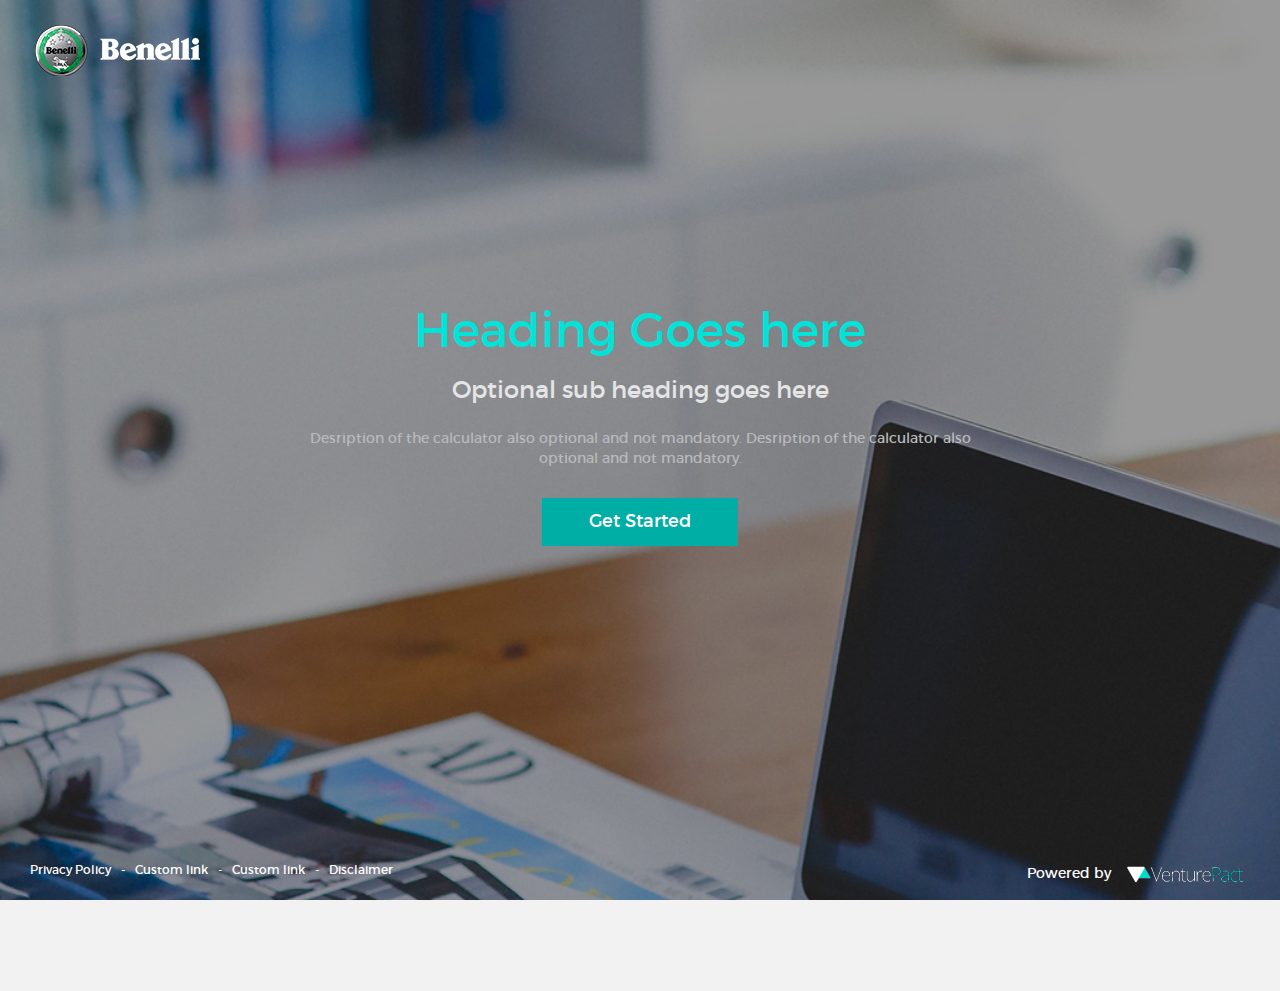
<file: index.html>
<!DOCTYPE html>
<html lang="en">

<head>
    <title>First template</title>
    <!-- Bootstrap core CSS -->
    <link href="css/bootstrap.min.css" rel="stylesheet">
    <link href="https://fonts.googleapis.com/icon?family=Material+Icons" rel="stylesheet">
    <link href="css/font-awesome.css" rel="stylesheet">
    <link href="css/fonts.css" rel="stylesheet">
    <link href="css/bootstrap-datepicker.min.css" rel="stylesheet">
    <link href="css/selectize.default.css" rel="stylesheet">
    <!--<link href="css/bootstrap-slider.min.css" rel="stylesheet">-->
    <link href="css/style.css" rel="stylesheet">
</head>

<body class="template001">
    <section class="main-bg" data-slide="1">
        <header>
            <div class="col-md-12 col-sm-12 col-xs-12">
                <div class="col-md-6 col-sm-6 col-xs-12 logo">
                    <a href="#">
                        <img src="images/logo.png" alt="Company Logo">
                    </a>
                </div>
            </div>
        </header>
        <!-- Header Section End-->
        <section class="main-section ">
            <!-- Content Section-->
            <div class="container">
                <div class="landing-page">
                    <h1 class="main-head">Heading Goes here</h1>
                    <h2 class="sub-head">Optional sub heading goes here</h2>
                    <p class="description">
                        Desription of the calculator also optional and not mandatory. Desription of the calculator also optional and not mandatory.
                    </p>
                    <button class="btn prime-action  next-step ">Get Started</button>
                </div>
                <div class="result-page">
                    <div class="result-head"></div>
                    <div class="result-subhead"></div>
                    <div class="result"></div>
                    <div class="result-description"></div>
                    <div class="result-action"></div>
                </div>
            </div>
            <!-- Content Section end-->
            <!-- Footer Section-->
            <div class="section-footer">
                <div class="col-md-12 col-sm-12 col-xs-12">
                    <div class="col-md-6 col-sm-6 col-xs-12 ">
                        <ul class="footer-nav">
                            <li>
                                <a href="#">Privacy Policy</a>
                            </li>
                            <li><span>-</span></li>
                            <li>
                                <a href="#">Custom link</a>
                            </li>
                            <li><span>-</span></li>
                            <li>
                                <a href="#">Custom link</a>
                            </li>
                            <li><span>-</span></li>
                            <li>
                                <a href="#">Disclaimer</a>
                            </li>
                        </ul>
                    </div>
                    <div class="col-md-6 col-sm-6 col-xs-12">
                        <div class=" powered-by">
                            <span>Powered by</span>
                            <a href="#">
                                <img src="images/vp-logo1.png" alt="Powered By">
                            </a>
                        </div>
                    </div>
                </div>
                <!-- Footer Section end-->
            </div>
        </section>
    </section>
    <div class="question-page">
        <div class=" col-md-8 col-md-offset-2">
            <div class="  col-md-12 slide hide" data-slide="4">
                <div class="question-head">Design</div>
                <div class="question-subhead">Tell us a little bit more about project, so we can find the perfect teams for you!
                </div>
                <div class="question-section">
                    <div class="question-components">
                        <div class="">
                            <div class="section-head">Question with a numeric textbox.</div>
                            <div class="section-desc"></div>
                            <label class="check-icon">
                                <input type="checkbox" value="Value1 " name="checkbox1" id="checklist1">
                                <label for="checklist1"> </label>
                                <div> Android</div>
                            </label>
                            <label class="check-icon checklist-icon">
                                <input type="checkbox" value="Value1 " name="checkbox1" id="checklist2">
                                <label for="checklist2"> </label>
                                <div> Android</div>
                            </label>
                            <label class="check-icon checklist-icon">
                                <input type="checkbox" value="Value1 " name="checkbox1" id="checklist3">
                                <label for="checklist3"> </label>
                                <div> Android</div>
                            </label>
                            <label class="check-icon checklist-icon">
                                <input type="checkbox" value="Value1 " name="checkbox1" id="checklist4">
                                <label for="checklist4"> </label>
                                <div> Android</div>
                            </label>
                        </div>
                    </div>
                </div>
                <div class="col-md-12 text-center">
                    <button class="btn prime-action next-step">Next</button>
                </div>
            </div>
            <div class="col-md-12 slide hide" data-slide="3">
                <div class="question-head">Design</div>
                <div class="question-subhead">Tell us a little bit more about project, so we can find the perfect teams for you!
                </div>
                <div class="question-section">
                    <div class="question-components">
                        <div class="">
                            <div class="section-head">Question with a numeric textbox.</div>
                            <div class="section-desc"></div>
                            <label class="check-icon ic">
                                <input type="checkbox" value="Value1 " name="checkbox1" id="check5">
                                <label for="check5"><i class="material-icons">devices</i> </label>
                                <div>Responsive</div>
                            </label>
                            <label class="check-icon ic">
                                <input type="checkbox" value="Value1 " name="checkbox1" id="check6">
                                <label for="check6"><i class="material-icons">android</i> </label>
                                <div>Android</div>
                            </label>
                            <label class="check-icon ic">
                                <input type="checkbox" value="Value1 " name="checkbox1" id="check7">
                                <label for="check7"> <i class="material-icons">tablet</i> </label>
                                <div>Tablet</div>
                            </label>
                            <label class="check-icon ic">
                                <input type="checkbox" value="Value1 " name="checkbox1" id="check8">
                                <label for="check8"><i class="material-icons">desktop_mac</i> </label>
                                <div>Desktop</div>
                            </label>
                        </div>
                    </div>
                </div>
                <div class="col-md-12 text-center">
                    <button class="btn prime-action next-step">Next</button>
                </div>
            </div>
            <div class="col-md-12 slide hide" data-slide="5">
                <div class="question-head">Design</div>
                <div class="question-subhead">Tell us a little bit more about project, so we can find the perfect teams for you!
                </div>
                <div class="question-section">
                    <div class="question-components">
                        <div class="">
                            <div class="section-head">Question with a numeric textbox.</div>
                            <div class="section-desc"></div>
                            <div class="file-field input-field">
                                <input type="file">
                                <div class="file-path-wrapper">
                                    <input class="file-path validate" type="text" placeholder="File upload"><span class="input-group-addon input-icon"><i class="material-icons">cloud_upload</i></span>
                                </div>
                            </div>
                        </div>
                    </div>
                    <div class="question-components">
                        <div class="">
                            <div class="section-head">Question with a numeric textbox.</div>
                            <div class="section-desc"></div>
                            <span class="range">€ 10 </span>
                            <input id="range-slider1" data-slider-id='ex1Slider' type="text" data-slider-min="0" data-slider-max="20" data-slider-step="1" data-slider-value="14" /><span class="range range-max"> € 1000</span>
                        </div>
                    </div>
                    <div class="question-components">
                        <div class="">
                            <div class="section-head">Question with a numeric textbox.</div>
                            <div class="section-desc"></div>
                            <div class="input-field">
                                <input id="last_name" type="text">
                            </div>
                        </div>
                    </div>
                </div>
                <div class="col-md-12 text-center">
                    <button class="btn prime-action next-step">Next</button>
                </div>
            </div>
            <div class="col-md-12 slide hide" data-slide="2">
                <div class="question-head">Design</div>
                <div class="question-subhead">Tell us a little bit more about project, so we can find the perfect teams for you!
                </div>
                <div class="question-section">
                    <div class="question-components">
                        <div class="">
                            <div class="section-head">Question with a numeric textbox.</div>
                            <div class="section-desc"></div>
                            <div class="date">
                                <input type="text" class=""><span class="input-group-addon input-icon"><i class="material-icons">event</i></span>
                            </div>
                        </div>
                    </div>
                    <div class="question-components">
                        <div class="">
                            <div class="section-head">Question with a numeric textbox.</div>
                            <div class="section-desc"></div>
                            <div class="control-group">
                                <select id="select-beast" class="demo-default" placeholder="Select">
                                    <option value="">Select</option>
                                    <option value="4">Thomas Edison</option>
                                    <option value="1">Nikola</option>
                                    <option value="3">Nikola Tesla</option>
                                    <option value="5">Arnold Schwarzenegger</option>
                                </select>
                            </div>
                        </div>
                    </div>
                </div>
                <div class="col-md-12 text-center">
                    <button class="btn prime-action next-step">Next</button>
                </div>
            </div>
        </div>
    </div>
    <section>
        <div class="cal-map page8 hide">
            <div class="cal-map-top">
                <div class="map-topbar">
                    <div class="col-xs-6 np mp-heading">
                        Detailed Estimate
                    </div>
                    <div class="col-xs-6 np mp-heading">
                        ghghghgh
                    </div>
                </div>
            </div>
            <div class="result-content">
                <div class="cal-map-mid">
                    <div class="col-md-12 mt15">
                        <div class="map_zone_outer col-xs-12">
                            <div class="col-lg-4 col-md-4 col-sm-4">
                                <label id="div_130" class="radio-inline radio_btn radio_hide  zone-btn" type="button">
                                    <input id="reg1" type="radio" name="zone" class="zone hide" value="130" />
                                    <div class="map-zone1">
                                        <span>Result 01 Heading</span>
                                        <small> USA, Canada, Western Europe & Australia</small>
                                        <a href="javascript:void(0);" class="getestimate-btn">get estimate</a>
                                        <a href="javascript:void(0);" class="getestimate-btn2 hide">$5,2000</a>
                                    </div>
                                </label>
                            </div>
                            <div class="col-lg-4 col-md-4 col-sm-4 border_position_set">
                                <label id="div_65" class="radio-inline radio_btn radio_hide zone-btn" type="button">
                                    <input id="reg2" type="radio" name="zone" class="zone hide" value="65" />
                                    <div class="map-zone1">
                                        <span>Result 02 Heading</span>
                                        <small>Eastern Europe, Middle East, Central & South America </small>
                                        <a href="javascript:void(0);" class="getestimate-btn">get estimate</a>
                                        <a href="javascript:void(0);" class="getestimate-btn2 hide">$5,2000</a>
                                    </div>
                                </label>
                            </div>
                            <div class="col-lg-4 col-md-4 col-sm-4">
                                <label id="div_40" class="radio-inline radio_btn radio_hide  zone-btn" type="button">
                                    <input id="reg3" type="radio" name="zone" class="zone hide" value="40">
                                    <div class="map-zone1">
                                        <span>Result 02 Heading</span>
                                        <small> South Asia, East Asia, South East Asia & Africa</small>
                                        <a href="javascript:void(0);" class="getestimate-btn hide">get estimate</a>
                                        <a href="javascript:void(0);" class="getestimate-btn2">$5,2000</a>
                                    </div>
                                </label>
                            </div>
                        </div>
                        <div id="world-map-markers" class="panel-body map-hide text-center">
                            <div id="vmap1" style="height:250px; width:450px;"></div>
                            <div id="vmap2" style="height:250px; width:450px;"></div>
                            <div id="vmap3" style="height:250px; width:450px;"></div>
                        </div>
                        <div class="col-xs-12 pl0 pr0 text-center hide">
                            <a href="javascript:void(0);" class="btn btn-redmap">Post Your Project <i class="fa fa-spinner fa-spin"></i></a>
                        </div>
                    </div>
                </div>
                <div class="cal-map-right">
                    <div class="mapright-total">
                        <i class="fa fa-star total-icon" aria-hidden="true"></i>
                        <div class="mapright-outr">
                            <span class="mapright-heading2">Your App Estimate: <label>$52,00</label></span>
                            <span class="mapright-heading3">Your sub heading goes here</span>
                        </div>
                    </div>
                    <span class="mapright-heading">Project Details</span>
                    <div class="mapright-detail">
                        <div class="mp-deatil-outr">
                            <span class="mpdetail-1">Platform:</span>
                            <div class="col-xs-8 np">
                                <span class="mpdetail-2">Android</span>
                                <span class="mpdetail-3">+$500</span>
                            </div>
                        </div>
                        <div class="mp-deatil-outr">
                            <span class="mpdetail-1">UI Theme:</span>
                            <div class="col-xs-8 np">
                                <span class="mpdetail-2">Stock or Template UI</span>
                                <span class="mpdetail-3">+$50</span>
                                <span class="mpdetail-2">Custome Brand Ui</span>
                                <span class="mpdetail-3">+$50</span>
                            </div>
                        </div>
                        <div class="mp-deatil-outr">
                            <span class="mpdetail-1">No. of Screens:</span>
                            <div class="col-xs-8 np">
                                <span class="mpdetail-2">1 - 6</span>
                                <span class="mpdetail-3">+$50</span>
                            </div>
                        </div>
                        <div class="mp-deatil-outr">
                            <span class="mpdetail-1">Login:</span>
                            <div class="col-xs-8 np">
                                <span class="mpdetail-2">Email ID via Password</span>
                                <span class="mpdetail-3">+$500</span>
                            </div>
                        </div>
                        <div class="mp-deatil-outr">
                            <span class="mpdetail-1">Security:</span>
                            <div class="col-xs-8 np">
                                <span class="mpdetail-2">I want to encryupt communi-cation between my server</span>
                                <span class="mpdetail-3">+$500</span>
                            </div>
                        </div>
                        <div class="mp-deatil-outr">
                            <span class="mpdetail-1">3rd Party Services:</span>
                            <div class="col-xs-8 np">
                                <span class="mpdetail-2">Socail Network</span>
                                <span class="mpdetail-3">+$500</span>
                                <span class="mpdetail-2">Location </span>
                                <span class="mpdetail-3">+$500</span>
                                <span class="mpdetail-2">Communication</span>
                                <span class="mpdetail-3">+$500</span>
                            </div>
                        </div>
                        <div class="mp-deatil-outr">
                            <span class="mpdetail-1">Application Data:</span>
                            <div class="col-xs-8 np">
                                <span class="mpdetail-2">A new database </span>
                                <span class="mpdetail-3">+$50</span>
                            </div>
                        </div>
                        <div class="mp-deatil-outr">
                            <span class="mpdetail-1">Admin:</span>
                            <div class="col-xs-8 np">
                                <span class="mpdetail-2">User Management</span>
                                <span class="mpdetail-3">+$50</span>
                            </div>
                        </div>
                        <div class="mp-deatil-outr">
                            <span class="mpdetail-1">Other Features:</span>
                            <div class="col-xs-8 np">
                                <span class="mpdetail-2">Activity feeds or User Wall</span>
                                <span class="mpdetail-3">+$50</span>
                                <span class="mpdetail-2">In-app purchases</span>
                                <span class="mpdetail-3">+$50</span>
                                <span class="mpdetail-2">Shopping Cart</span>
                                <span class="mpdetail-3">+$50</span>
                            </div>
                        </div>
                    </div>
                </div>
            </div>
        </div>
    </section>
    <!-- Bootstrap core JavaScript
    ================================================== -->
    <script src="http://ajax.googleapis.com/ajax/libs/jquery/2.0.2/jquery.min.js"></script>
    <script src="js/bootstrap.min.js"></script>
    <script src="js/bootstrap-datepicker.min.js"></script>
    <script src="js/bootstrap-slider.min.js"></script>
    <script src="js/selectize.min.js"></script>
    <script type="text/javascript">
    $('.date').datepicker({});
    $('#select-beast').selectize({
        create: true,
        sortField: {
            field: 'text',
            direction: 'asc'
        },
        dropdownParent: 'body'
    });

    /*Next Prev Button Funtionality */
    var step_no = 1;
    $(document).on('click', '.next-step', function(e) {
        step_no++;
        // console.log(step_no);
        // For Showing the slide of next step
        $(this).hide();
        $('*[data-slide="' + step_no + '"]').removeClass('hide');
    });
    /*End of Next Prev Button Funtionality */

    $('#range-slider1').slider({
        formatter: function(value) {
            return 'Current value: ' + value;
        }

    });
    </script>
    </body>
</html>
</file>
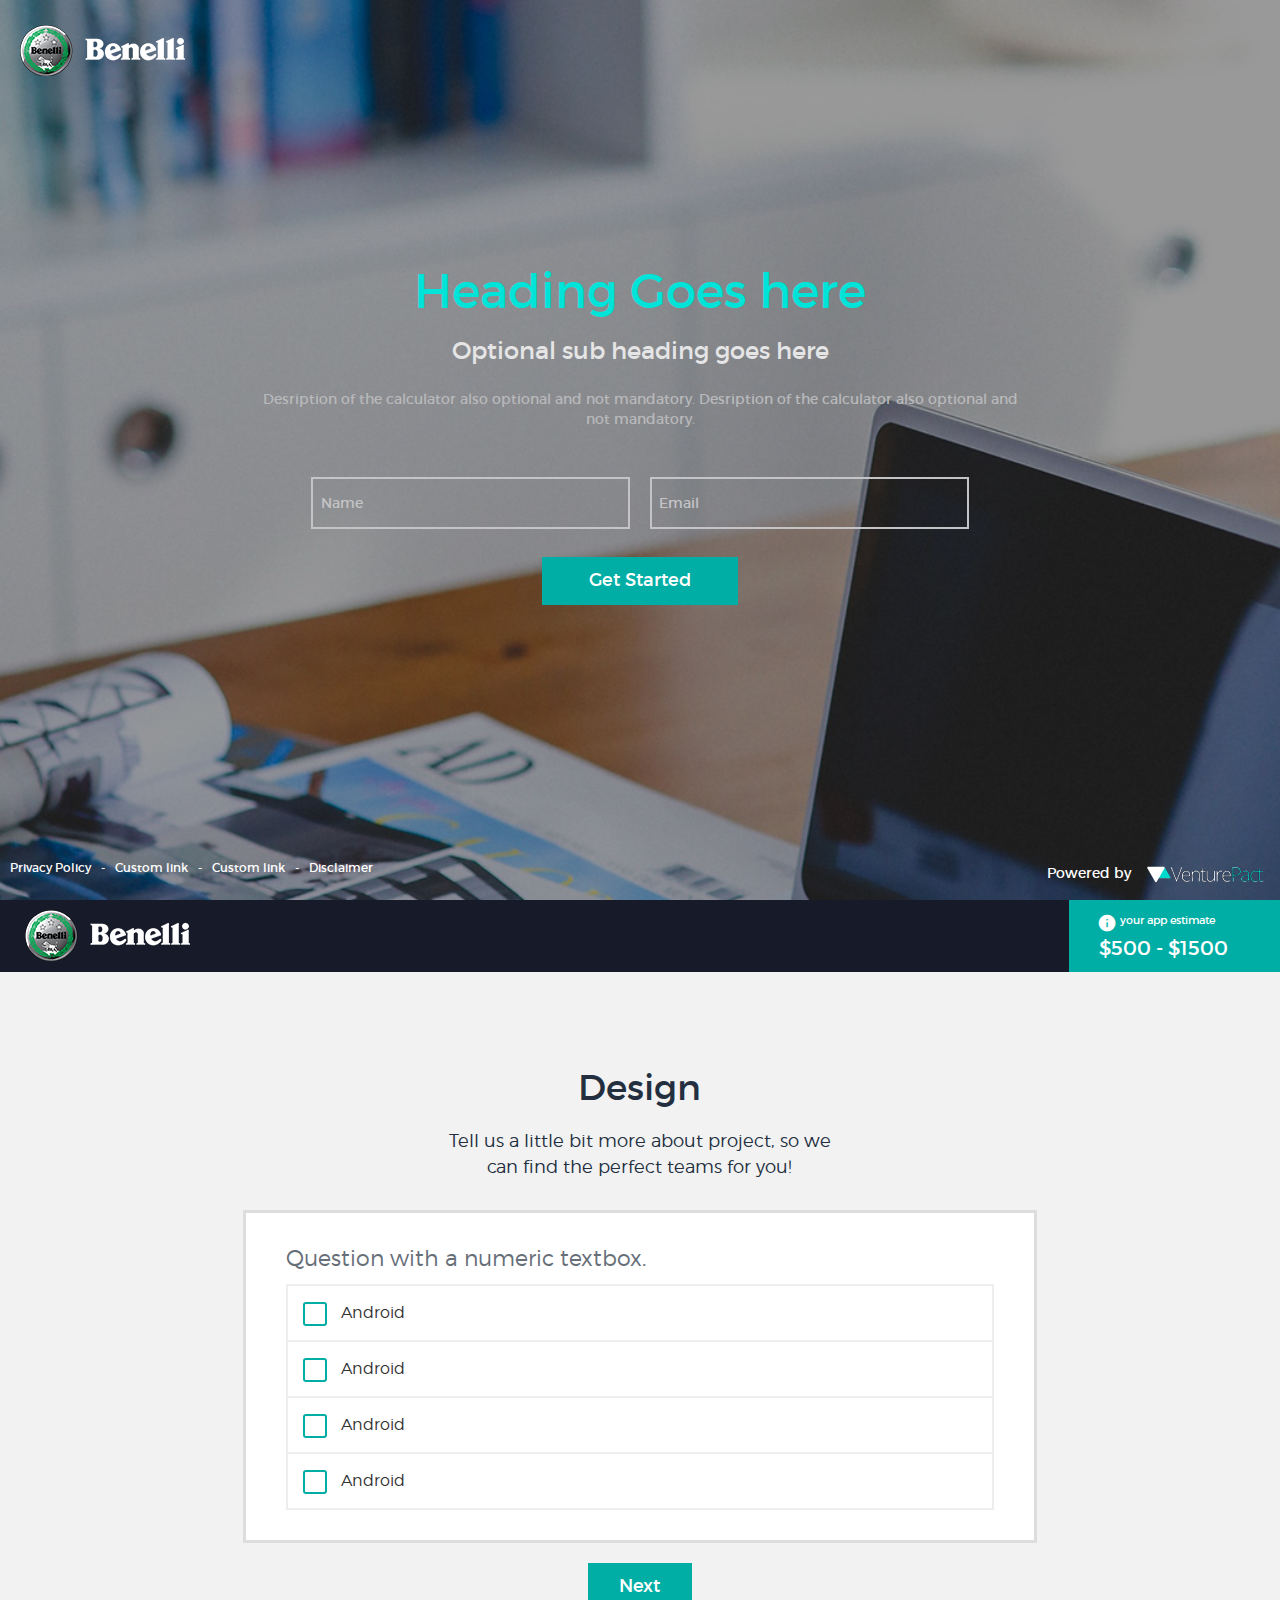
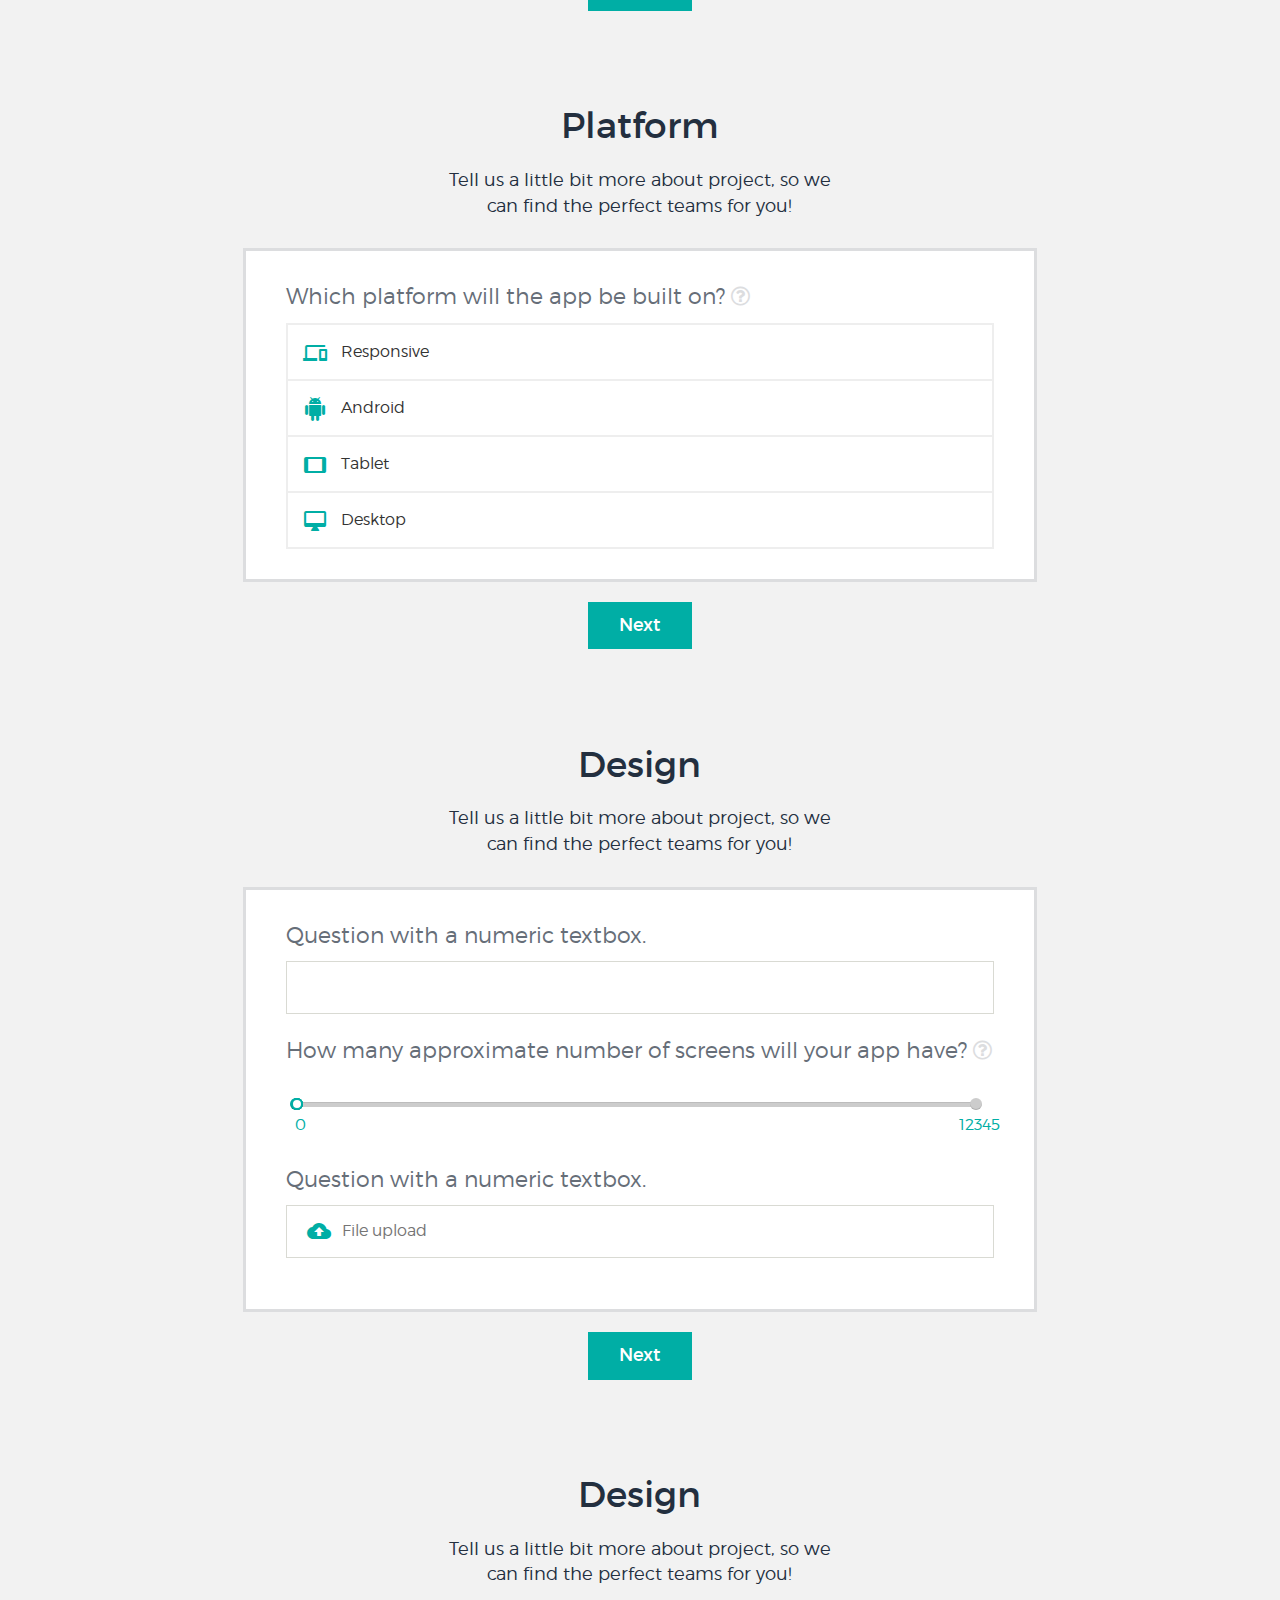
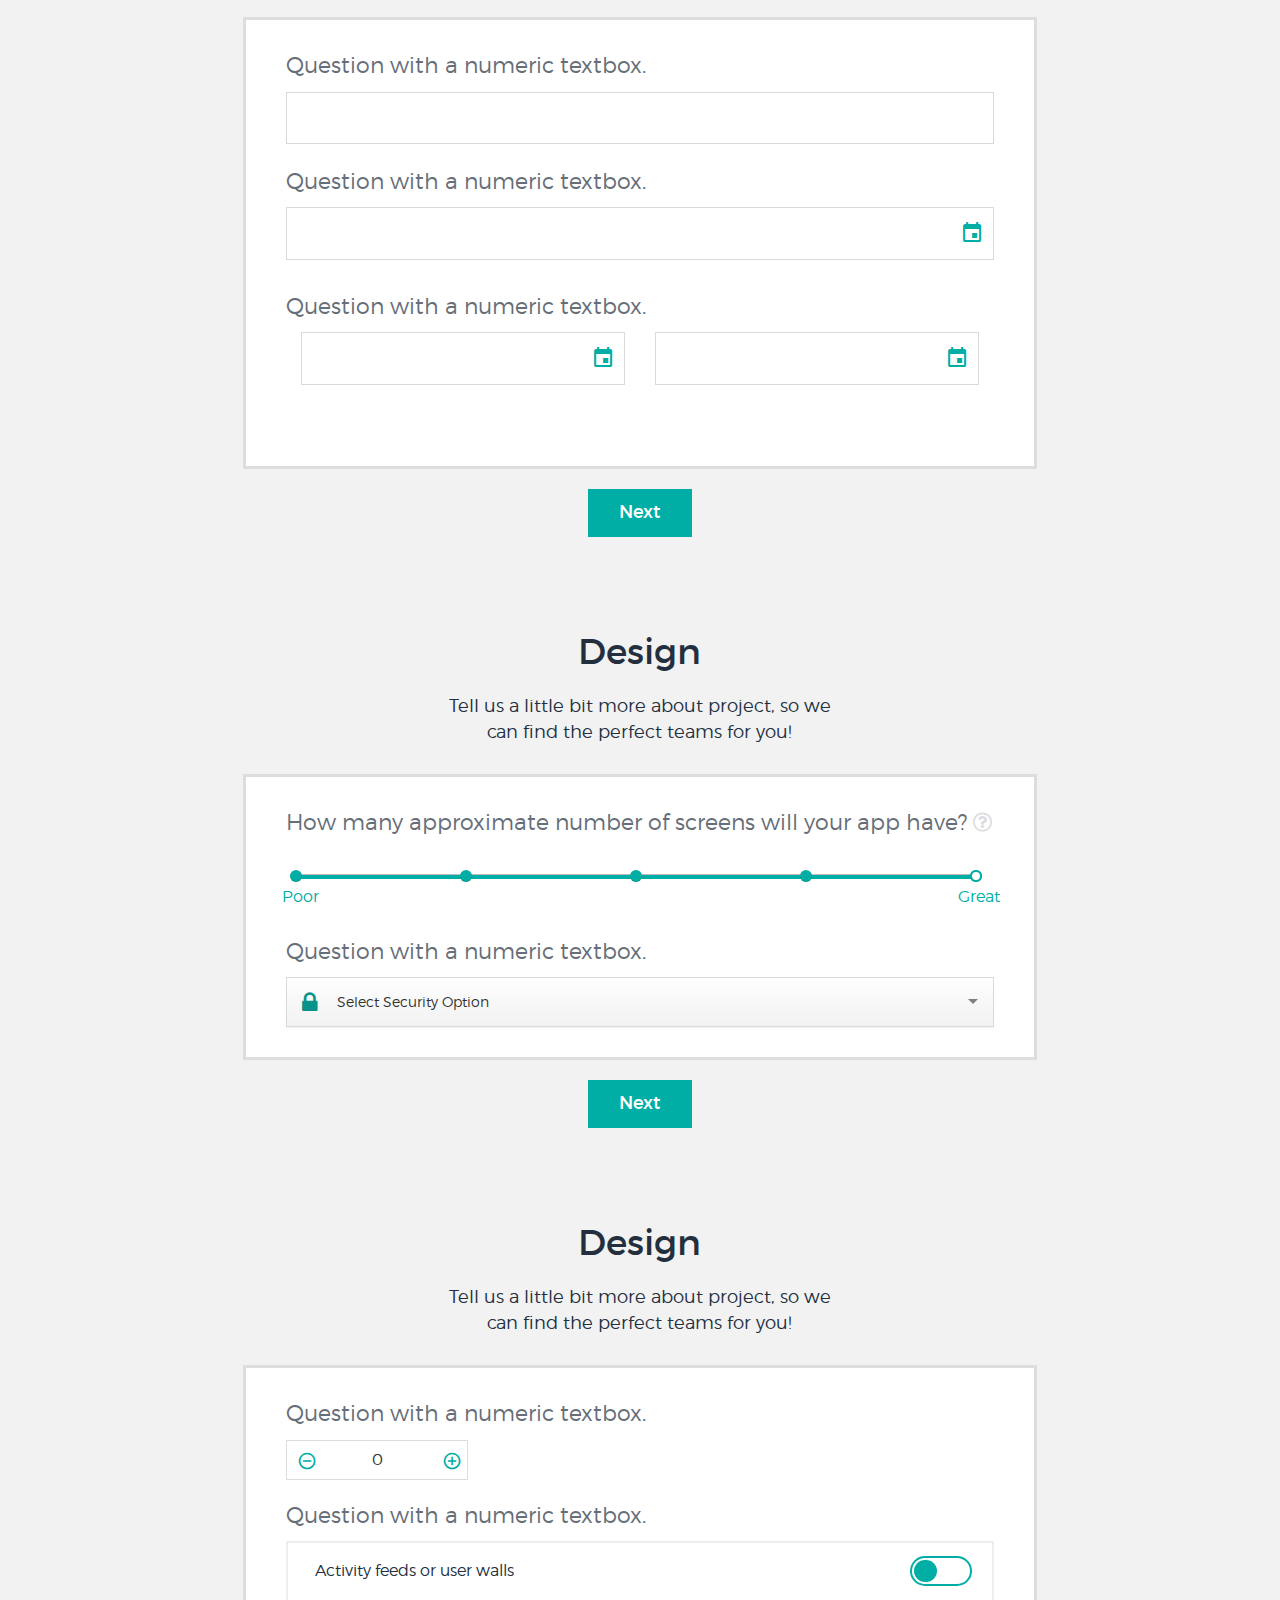
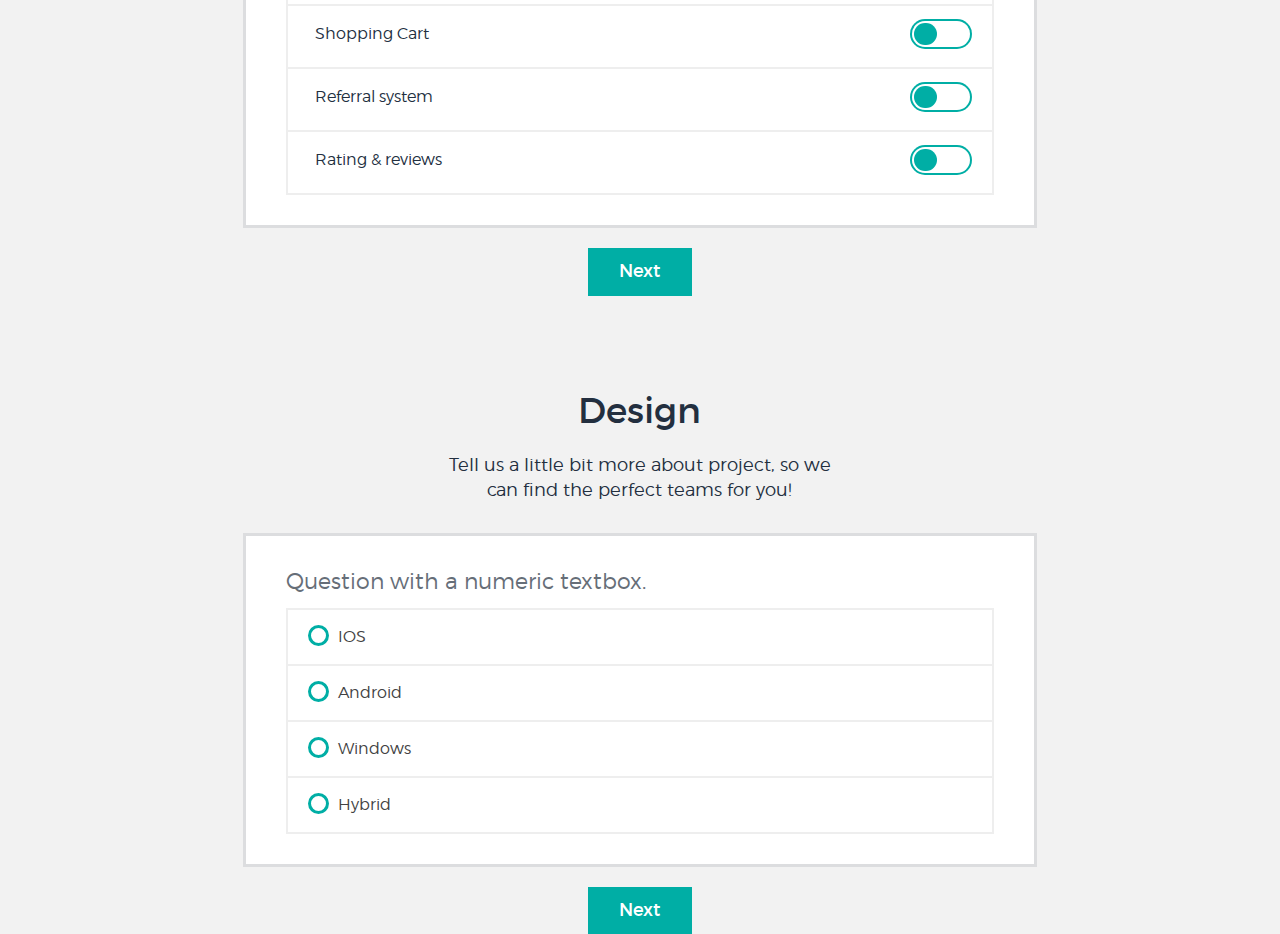
<file: base html/index.html>
<html>
<head>
    <title>First template</title>
    <!-- Bootstrap core CSS -->
    <link href="css/bootstrap.min.css" rel="stylesheet">
    <link href="https://fonts.googleapis.com/icon?family=Material+Icons" rel="stylesheet">
    <link href="css/font-awesome.css" rel="stylesheet">
    <link href="css/fonts.css" rel="stylesheet">
    <link href="css/bootstrap-datepicker.min.css" rel="stylesheet">
    <link href="css/selectize.default.css" rel="stylesheet">
    <link href="css/bootstrap-slider.min.css" rel="stylesheet">
    <link href="css/style.css" rel="stylesheet">

</head>
<body class="template001">
    <div class="main-bg page1" >
		<section>
			<div>
				<header>
					<div class=" logo">
						<a href="#">
							<img src="images/logo.png" alt="Company Logo">
						</a>
					</div>
				</header>
			</div>
		</section>
		<section class="landing-page">
			<div>
				<div class=" ">
					<div  >
						<h1 class="main-head">Heading Goes here </h1>
						<h2 class="sub-head">Optional sub heading goes here</h2>
						<p class="description">
							Desription of the calculator also optional and not mandatory. Desription of the calculator also optional and not mandatory.
						</p>

					</div>
				</div>
			</div>
			<div>
				<div class="container text-center">
					<div >
							<div class="input-section">
								<input type="text" class=""  placeholder="Name ">
								<input type="email" class=""  placeholder="Email">
							</div>
					</div>
				</div>
			</div>
			<div>
				<div class="container text-center">
					<div>
						<button class="btn prime-action  next-step sliding-next " data-slide="2">Get Started</button>
					</div>
				</div>
			</div>
		</section>
		<section class=" footer-nav-outer">
			<div>
				<div class=" text-left">
					<ul class="footer-nav">
						<li>
							<a href="#">Privacy Policy</a>
						</li>
						<li><span>-</span></li>
						<li>
							<a href="#">Custom link</a>
						</li>
						<li><span>-</span></li>
						<li>
							<a href="#">Custom link</a>
						</li>
						<li><span>-</span></li>
						<li>
							<a href="#">Disclaimer</a>
						</li>
					</ul>
				</div>
			</div>
			<div>
				<div class=" text-right">
					<div class=" powered-by">
						<span>Powered by </span>
						<a href="#">
							<img src="images/vp-logo1.png" alt="Powered By">
						</a>
					</div>
				</div>
			</div>
		</section>
	</div>
	<div class="page2" >
		<section>
			<div>
				<div class="questions-header " >
					<header>
						<div class="col-md-12 col-sm-12 col-xs-12 p-right0">
							<div class="col-md-10 col-sm-6 col-xs-12 logo">
								<a href="#">
									<img src="images/logo.png" alt="Company Logo">
								</a>
							</div>
							<div class="col-md-2 col-sm-6 col-xs-12 right-sec">
								<i class=" material-icons">zmdi_info</i>
								<p>your app estimate</p>
								<span>$500 - $1500</span>
							</div>
						</div>
					</header>
				</div>
			</div>
		</section>
		<section>
			<div>
				<div class="questions">
					<div class=" col-md-8 col-md-offset-2">
						<div class="col-md-12" >
							<div class="question-head">Design</div>
							<div class="question-subhead">Tell us a little bit more about project, so we can find the perfect teams for you!
							</div>
							<div class="question-section">
								<div class="question-components">
									<div class="check-comp">
										<div class="section-head">Question with a numeric textbox.</div>
										<div class="section-desc"></div>
										<label class="check-icon">
											<input type="checkbox" value="Value1 " name="checkbox1" id="checklist1">
											<label for="checklist1"> </label>
											<div> Android</div>
										</label>
										<label class="check-icon checklist-icon">
											<input type="checkbox" value="Value1 " name="checkbox1" id="checklist2">
											<label for="checklist2"> </label>
											<div> Android</div>
										</label>
										<label class="check-icon checklist-icon">
											<input type="checkbox" value="Value1 " name="checkbox1" id="checklist3">
											<label for="checklist3"> </label>
											<div> Android</div>
										</label>
										<label class="check-icon checklist-icon last">
											<input type="checkbox" value="Value1 " name="checkbox1" id="checklist4">
											<label for="checklist4"> </label>
											<div> Android</div>
										</label>
									</div>
								</div>
							</div>
							<div class="col-md-12 text-center">
								<button class="btn prime-action sliding-next" data-slide="3">Next</button>
							</div>
						</div>
					</div>
				</div>
			</div>
		</section>

		<section>
			<div>
				<div class="questions">
					<div class=" col-md-8 col-md-offset-2">
						<div class="col-md-12 "  >
							<div class="question-head">Platform</div>
							<div class="question-subhead">Tell us a little bit more about project, so we can find the perfect teams for you! </div>
							<div class="question-section">
								<div class="question-components">
									<div class="check-comp">
										<div class="section-head">Which platform will the app be built on? <i class="fa fa-question-circle-o" aria-hidden="true"></i> </div>
										<div class="section-desc"></div>
										<label class="check-icon ic">
											<input type="checkbox" value="Value1 " name="checkbox1" id="check5">
											<label for="check5"><i class="material-icons">devices</i> </label>
											<div>Responsive</div>
										</label>
										<label class="check-icon ic">
											<input type="checkbox" value="Value1 " name="checkbox1" id="check6">
											<label for="check6"><i class="material-icons">android</i> </label>
											<div>Android</div>
										</label>
										<label class="check-icon ic">
											<input type="checkbox" value="Value1 " name="checkbox1" id="check7">
											<label for="check7"> <i class="material-icons">tablet</i> </label>
											<div>Tablet</div>
										</label>
										<label class="check-icon ic last">
											<input type="checkbox" value="Value1 " name="checkbox1" id="check8">
											<label for="check8"><i class="material-icons">desktop_mac</i> </label>
											<div>Desktop</div>
										</label>
									</div>
								</div>
							</div>
							<div class="col-md-12 text-center">
								<button class="btn prime-action sliding-next" data-slide="4">Next</button>
							</div>
						</div>
					</div>
				</div>
			</div>
		</section>

		<section>
			<div>
				<div class="questions">
					<div class=" col-md-8 col-md-offset-2">
						<div class="col-md-12 " data-slide="4">
							<div class="question-head">Design</div>
							<div class="question-subhead">Tell us a little bit more about project, so we can find the perfect teams for you!
							</div>
							<div class="question-section">
								<div class="question-components">
									<div class="">
										<div class="section-head">Question with a numeric textbox.</div>
										<div class="section-desc"></div>
										<div class="input-field">
											<input id="last_name" type="number">
										</div>
									</div>
								</div>
								<div class="question-components">
									<div>
										<div class="section-head">How many approximate number of screens will your app have? <i class="fa fa-question-circle-o" aria-hidden="true"></i></div>
										<div class="section-desc"></div>
										<div class="range-slider">
											<div class="well1">
												<input id="ex13" type="text"/>
											</div>
										</div>
									</div>
								</div>

								<div class="question-components">
									<div class="pull-left file-outer">
										<div class="section-head">Question with a numeric textbox.</div>
										<div class="section-desc"></div>
										<div class="file-field input-field">
											<input type="file">
											<div class="file-path-wrapper">
												<input class="file-path validate" type="text" placeholder="File upload"><span class="input-group-addon input-icon"><i class="material-icons">cloud_upload</i></span>
											</div>
										</div>
									</div>
								</div>
							</div>
							<div class="col-md-12 text-center">
								<button class="btn prime-action sliding-next" data-slide="5" >Next</button>
							</div>
						</div>
					</div>
				</div>
			</div>
		</section>
		<section>
			<div>
				<div class="questions">
					<div class=" col-md-8 col-md-offset-2">
						<div class="col-md-12 " >
							<div class="question-head">Design</div>
							<div class="question-subhead">Tell us a little bit more about project, so we can find the perfect teams for you!
							</div>
							<div class="question-section">
								<div class="question-components">
										<div class="">
											<div class="section-head">Question with a numeric textbox.</div>
											<div class="section-desc"></div>
											<div class="input-field">
												<input  type="text">
											</div>
										</div>
									</div>
								<div class="question-components">
									<div class="">
										<div class="section-head">Question with a numeric textbox.</div>
										<div class="section-desc"></div>
										<div class="date">
											<input type="text" class=""><span class="input-group-addon input-icon"><i class="material-icons">event</i></span>
										</div>
									</div>
								</div>
								<div class="question-components">
									<div class="date-picker-outer">
										<div class="section-head">Question with a numeric textbox.</div>
										<div class="section-desc"></div>
										<div class="date col-md-6 col-sm-6 col-xs-6 ">
											<input type="text" class=""><span class="input-group-addon input-icon"><i class="material-icons">event</i></span>
										</div>
										 <div class="date col-md-6 col-sm-6 col-xs-6 pr0">
											<input type="text" class=""><span class="input-group-addon input-icon"><i class="material-icons">event</i></span>
										</div>
									</div>
								</div>
							</div>
							<div class="col-md-12 text-center">
								<button class="btn prime-action sliding-next" data-slide="6">Next</button>
							</div>
						</div>
					</div>
				</div>
			</div>
		</section>
		<section>
			<div>
				<div class="questions">
					<div class=" col-md-8 col-md-offset-2">
						 <div class="col-md-12 " >
							<div class="question-head">Design</div>
							<div class="question-subhead">Tell us a little bit more about project, so we can find the perfect teams for you!
							</div>
							<div class="question-section">
							   <div class="question-components">
									<div>
										<div class="section-head">How many approximate number of screens will your app have? <i class="fa fa-question-circle-o" aria-hidden="true"></i></div>
										<div class="section-desc"></div>
										<div class="range-slider">
											<div class="well1">
												<input id="step" type="text"/>
											</div>
										</div>
									</div>
								</div>
								<div class="question-components">
									<div class="">
										<div class="section-head">Question with a numeric textbox.</div>
										<div class="section-desc"></div>
									<div class="control-group">
										<i class="select-icon fa fa-lock"></i>
										<select id="select-beast" class="demo-default" data-placeholder="Select Security Option">
											<option value="0">Select Security Option</option>
											<option value="1">Not worried about security right now</option>
											<option value="2">    I want some basic security measures</option>
											<option value="3">I want to encrypt communication between my servers (SSL)</option>
											<option value="4"> I want to secure it from hacker attacks and vulnerabilities</option>
											50k-100k</option>
										</select>
									</div>
									</div>
								</div>
							</div>
							<div class="col-md-12 text-center">
								<button class="btn prime-action sliding-next" data-slide="7">Next</button>
							</div>
						</div>
					</div>
				</div>
			</div>
		</section>
		<section>
			<div>
				<div class="questions">
					<div class=" col-md-8 col-md-offset-2">
						<div class="col-md-12 " >
							<div class="question-head">Design</div>
							<div class="question-subhead">Tell us a little bit more about project, so we can find the perfect teams for you!
							</div>
							<div class="question-section">
								<div class="section-head">Question with a numeric textbox.</div>
								<div class="section-desc"></div>
							   <div class="question-components">
									<div >
										<div class="counter" >
											<div type='button' value='-' class='qtyminus' field='quantity' ><i class="material-icons">remove_circle_outline</i></div>
											<input type='text' name='quantity' value='0' class='qty' />
											<div type='button' value='-' class='qtyplus' field='quantity' ><i class="material-icons">add_circle_outline</i></div>
										</div>
									</div>
								</div>
								<div class="question-components">
									<div class="">
										<div class="section-head">Question with a numeric textbox.</div>
										<div class="section-desc"></div>
										<div class="switch-outer text-right ">
											<div class="switch-que">Activity feeds or user walls</div>
											<div class="pull-right">
												<div class="switch ">
													<input id="cmn-toggle-6" class="cmn-toggle cmn-toggle-round-flat" type="checkbox">
													<label for="cmn-toggle-6"></label>
												 </div>
											 </div>
										</div>
										<div class="switch-outer">
											<div class="switch-que">Shopping Cart</div>
											<div class="pull-right">
												<div class="switch">
													<input id="cmn-toggle-1" class="cmn-toggle cmn-toggle-round-flat" type="checkbox">
													<label for="cmn-toggle-1"></label>
												 </div>
											 </div>
										</div>
										<div class="switch-outer">
											<div class="switch-que">Referral system</div>
											<div class="pull-right">
												<div class="switch">
													<input id="cmn-toggle-2" class="cmn-toggle cmn-toggle-round-flat" type="checkbox">
													<label for="cmn-toggle-2"></label>
												 </div>
											</div>
										</div>
										<div class="switch-outer last">
											<div class="switch-que">Rating & reviews</div>
											<div class="pull-right">
												<div class="switch">
													<input id="cmn-toggle-4" class="cmn-toggle cmn-toggle-round-flat" type="checkbox">
													<label for="cmn-toggle-4"></label>
												 </div>
											 </div>
										</div>
									</div>
								</div>
							</div>
							<div class="col-md-12 text-center">
								<button class="btn prime-action sliding-next" data-slide="8">Next</button>
							</div>
						</div>
					</div>
				</div>
			</div>
		</section>
		<section>
			<div>
				<div class="questions">
					<div class=" col-md-8 col-md-offset-2">
						 <div class="col-md-12 " >
							<div class="question-head">Design</div>
							<div class="question-subhead">Tell us a little bit more about project, so we can find the perfect teams for you!
							</div>
							<div class="question-section">
								<div class="question-components">
									<div class="check-comp">
										<div class="section-head">Question with a numeric textbox.</div>
										<div class="section-desc"></div>
										<label class="radio-icon">
											<div class="radio-btn ">
												<input type="radio" value="value-1" id="rc1" name="rc1" />
												<label for="rc1" onclick>IOS</label>
											</div>
										</label>
										<label class="radio-icon">
											<div class="radio-btn">
												<input type="radio" value="value-2" id="rc2" name="rc1" />
												<label for="rc2" onclick>Android</label>
											</div>
										</label>
										<label class="radio-icon">
											<div class="radio-btn">
												<input type="radio" value="value-3" id="rc3" name="rc1" />
												<label for="rc3" onclick>Windows</label>
											</div>
										</label>
										<label class="radio-icon last">
											<div class="radio-btn ">
												<input type="radio" value="value-4" id="rc4" name="rc1" />
												<label for="rc4" onclick>Hybrid</label>
											</div>
										</label>
									</div>
								</div>
							</div>
							<div class="col-md-12 text-center">
								<button class="btn prime-action sliding-next" data-slide="8">Next</button>
							</div>
						</div>
					</div>
				</div>
			</div>
		</section>
	</div>

    <!-- Bootstrap core JavaScript
    ================================================== -->
    <script src="http://ajax.googleapis.com/ajax/libs/jquery/2.0.2/jquery.min.js"></script>
    <script src="js/bootstrap.min.js"></script>
    <script src="js/bootstrap-datepicker.min.js"></script>
    <script src="js/bootstrap-slider.min.js"></script>
    <script src="js/selectize.min.js"></script>
	<script src="js/counter.js"></script>
<script>
	$(document).ready(function(){
	$('.date').datepicker({});
    $('#select-beast').selectize({
        create: true,
        sortField: {
            field: 'text',
            direction: 'asc'
        },
        dropdownParent: 'body'
    });
	$(".getdetailed").click(function(){
		$(".page8").removeClass("hide");
		$("#navbar").css("display","none");
		$('body').css("overflow","hidden");
    });

	$(".close-map").click(function(){
		$(".page8").addClass("hide");
		$("#navbar").css("display","block");
		$('body').css("overflow","scroll");
    });


    $(".sliding-next").click(function(){
        $(this).hide();
        /* next slide section to show*/
        var slideNumber =	$(this).data('slide');
        $(".page"+ slideNumber).addClass("show");
        var divToShow  	= 	$('.page'+slideNumber);
        $('html, body').animate({
            scrollTop: divToShow.offset().top
        }, 1000);
		$('.slide-dot'+(slideNumber-1)).addClass('pc-inside-light-new').removeClass('pc-inside-new');
		$('.slide-dot'+slideNumber).addClass('pc-inside-new').removeClass('pc-inside-light-new');

    });
	$('div[class*="slide-dot"]').click(function(e){
		$('.pc-inside-new').addClass('pc-inside-light-new').removeClass('pc-inside-new');
		$(this).addClass('pc-inside-new').removeClass('pc-inside-light-new');

		var slideNumber =	$(this).data('slide');
		var divToShow  	= 	$('.slider'+slideNumber);
		$('html, body').animate({
			scrollTop: divToShow.offset().top-25
		}, 1000);

	});
	$(window).scroll(function() {
        //alert($(this).scrollTop());
        if ($(this).scrollTop() > 655) {
            $(".questions-header").addClass("que-fixed");
        }
        else {
			$(".questions-header").removeClass("que-fixed");
        }
    });

		//Checkbox div color change on checked
		$('input[type=checkbox]').on('change', function() {
			var div = $(this).closest('.check-icon');
			$(this).is(":checked") ? div.addClass("gray-bg") : div.removeClass("gray-bg");
		});

		//Radio button div color change on checked
		$('input:radio').click(function() {
			$('input:radio[name='+$(this).attr('name')+']').parent().removeClass('active');
				$(this).parent().addClass('active');
		});

		//for range slider
		$("#ex13").slider({
			ticks: [0,1,2,3,  12345],
			ticks_labels: ['0','','','', '12345'],
			//ticks_snap_bounds: 30,
			//value: 200
		});
		$("#step").slider({
				ticks: [0, 1, 2, 3, 4],
				ticks_labels: ['Poor', '', '', '', 'Great'],
				ticks_snap_bounds: 30,
				value: 200
			});
	});

</script>
</body>
</html>
</file>
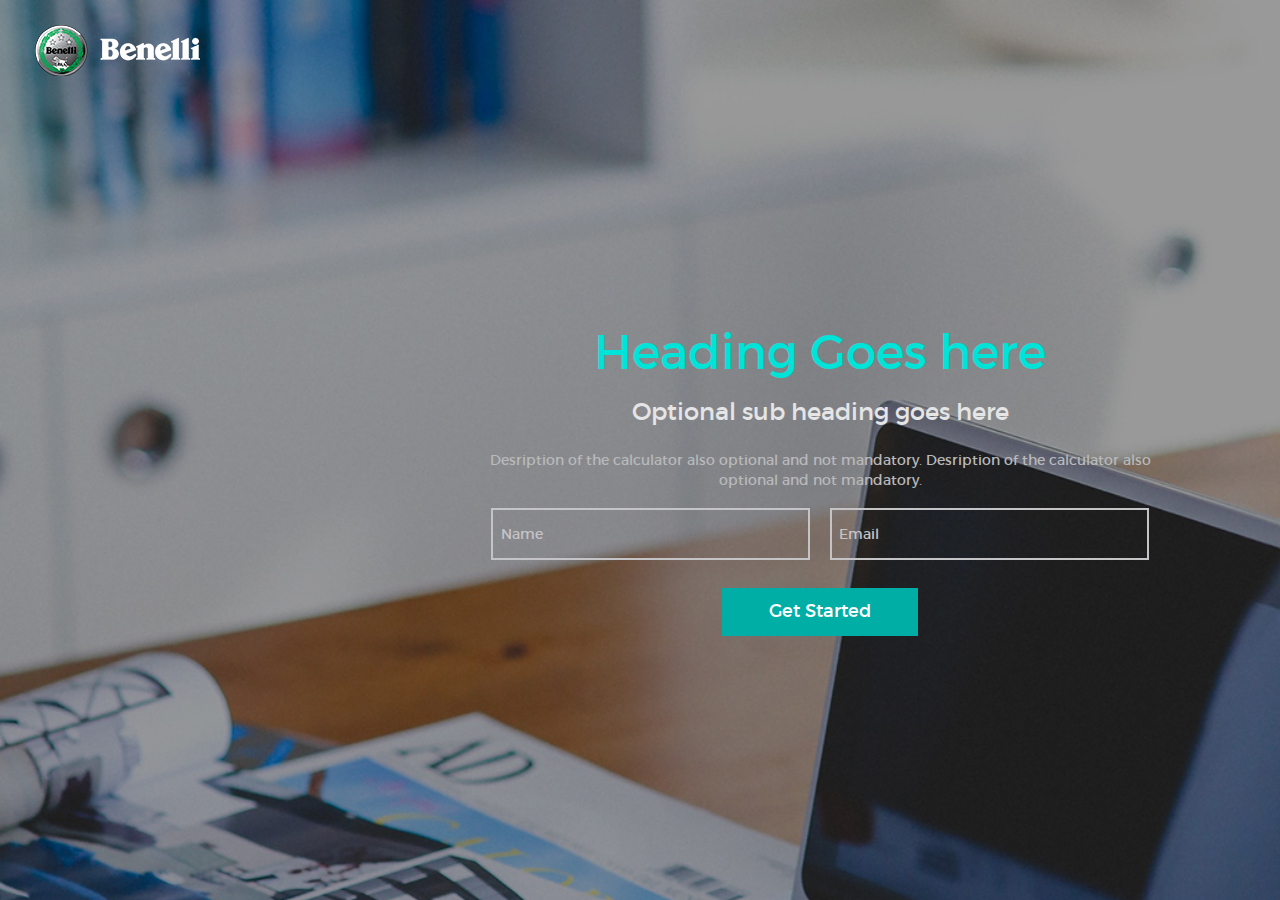
<file: page/index.html>
<html>
<head>
    <title>First template</title>
    <!-- Bootstrap core CSS -->
    <link href="css/bootstrap.min.css" rel="stylesheet">
    <link href="https://fonts.googleapis.com/icon?family=Material+Icons" rel="stylesheet">
    <link href="css/font-awesome.css" rel="stylesheet">
    <link href="css/fonts.css" rel="stylesheet">
    <link href="css/bootstrap-datepicker.min.css" rel="stylesheet">
    <link href="css/selectize.default.css" rel="stylesheet">
    <link href="css/bootstrap-slider.min.css" rel="stylesheet">
    <link href="css/style.css" rel="stylesheet">
	
</head>
<body class="template001">
    <div class="main-bg page1" >
		<section class="col-md-12 col-sm-12 col-xs-12">
			<div>
				<header>
					<div>
						<div class="col-md-6 col-sm-6 col-xs-12 logo">
							<a href="#">
								<img src="images/logo.png" alt="Company Logo">
							</a>
						</div>
					</div>
				</header>
			</div>
		</section>
		
		<section class="landing-page ">
			<div>
						<div class="">
						<h1 class="main-head">Heading Goes here </h1>
						<h2 class="sub-head">Optional sub heading goes here</h2>
						<p class="description">
							Desription of the calculator also optional and not mandatory. Desription of the calculator also optional and not mandatory.
						</p>
				</div>
			</div>
			<div>
				<div class="container text-center">
					<div >
						<div class="">
							<div class="input-section">
								<input type="text" class=""  placeholder="Name ">
								<input type="email" class=""  placeholder="Email">
							</div>
						</div>
					</div>
				</div>
			</div>	
			<div>
				<div class="container text-center">
					<div>
						<div class="">
						<button class="btn prime-action  next-step sliding-next " data-slide="2">Get Started</button>
						</div>
					</div>
				</div>
			</div>
		</section>
	<!--	<section class=" footer-nav-outer">
			<div>
				<div class="text-left">
					<ul class="footer-nav">
						<li>
							<a href="#">Privacy Policy</a>
						</li>
						<li><span>-</span></li>
						<li>
							<a href="#">Custom link</a>
						</li>
						<li><span>-</span></li>
						<li>
							<a href="#">Custom link</a>
						</li>
						<li><span>-</span></li>
						<li>
							<a href="#">Disclaimer</a>
						</li>
					</ul>
				</div>
			</div>
			<div>
				<div class=" text-right">
					<div class=" powered-by">
						<span>Powered by </span>
						<a href="#">
							<img src="images/vp-logo1.png" alt="Powered By">
						</a>
					</div>
				</div>
			</div>
		</section>-->
		
		
		
		

    <!-- Bootstrap core JavaScript
    ================================================== -->
    <script src="http://ajax.googleapis.com/ajax/libs/jquery/2.0.2/jquery.min.js"></script>
    <script src="js/bootstrap.min.js"></script>
    <script src="js/bootstrap-datepicker.min.js"></script>
    <script src="js/bootstrap-slider.min.js"></script>
    <script src="js/selectize.min.js"></script>
	<script src="js/counter.js"></script>
<script>
	$(document).ready(function(){
	$('.date').datepicker({});
    $('#select-beast').selectize({
        create: true,
        sortField: {
            field: 'text',
            direction: 'asc'
        },
        dropdownParent: 'body'
    });
	$(".getdetailed").click(function(){
		$(".page8").removeClass("hide");
		$("#navbar").css("display","none");
		$('body').css("overflow","hidden");
    });
	
	$(".close-map").click(function(){
		$(".page8").addClass("hide");
		$("#navbar").css("display","block");
		$('body').css("overflow","scroll");
    });
	
	
    $(".sliding-next").click(function(){
        $(this).hide();
        /* next slide section to show*/
        var slideNumber =	$(this).data('slide');
        $(".page"+ slideNumber).addClass("show");
        var divToShow  	= 	$('.page'+slideNumber);
        $('html, body').animate({
            scrollTop: divToShow.offset().top
        }, 1000);
		$('.slide-dot'+(slideNumber-1)).addClass('pc-inside-light-new').removeClass('pc-inside-new');
		$('.slide-dot'+slideNumber).addClass('pc-inside-new').removeClass('pc-inside-light-new');

    });
	$('div[class*="slide-dot"]').click(function(e){
		$('.pc-inside-new').addClass('pc-inside-light-new').removeClass('pc-inside-new');
		$(this).addClass('pc-inside-new').removeClass('pc-inside-light-new');
		
		var slideNumber =	$(this).data('slide');
		var divToShow  	= 	$('.slider'+slideNumber);
		$('html, body').animate({
			scrollTop: divToShow.offset().top-25
		}, 1000);
		
	});
	$(window).scroll(function() {
        //alert($(this).scrollTop());
        if ($(this).scrollTop() > 655) {
            $(".questions-header").addClass("que-fixed");
        }
        else {
			$(".questions-header").removeClass("que-fixed");
        }
    });
	 
		//Checkbox div color change on checked
		$('input[type=checkbox]').on('change', function() {
			var div = $(this).closest('.check-icon');
			$(this).is(":checked") ? div.addClass("gray-bg") : div.removeClass("gray-bg");
		});
		
		//Radio button div color change on checked
		$('input:radio').click(function() {
			$('input:radio[name='+$(this).attr('name')+']').parent().removeClass('active');
				$(this).parent().addClass('active');
		});
		
		//for range slider
		$("#ex13").slider({
			ticks: [0,1,2,3,  12345],
			ticks_labels: ['0','','','', '12345'],
			//ticks_snap_bounds: 30,
			//value: 200
		});
		$("#step").slider({
				ticks: [0, 1, 2, 3, 4],
				ticks_labels: ['Poor', '', '', '', 'Great'],
				ticks_snap_bounds: 30,
				value: 200
			});
	});
	
</script>
</body>
</html>
</file>
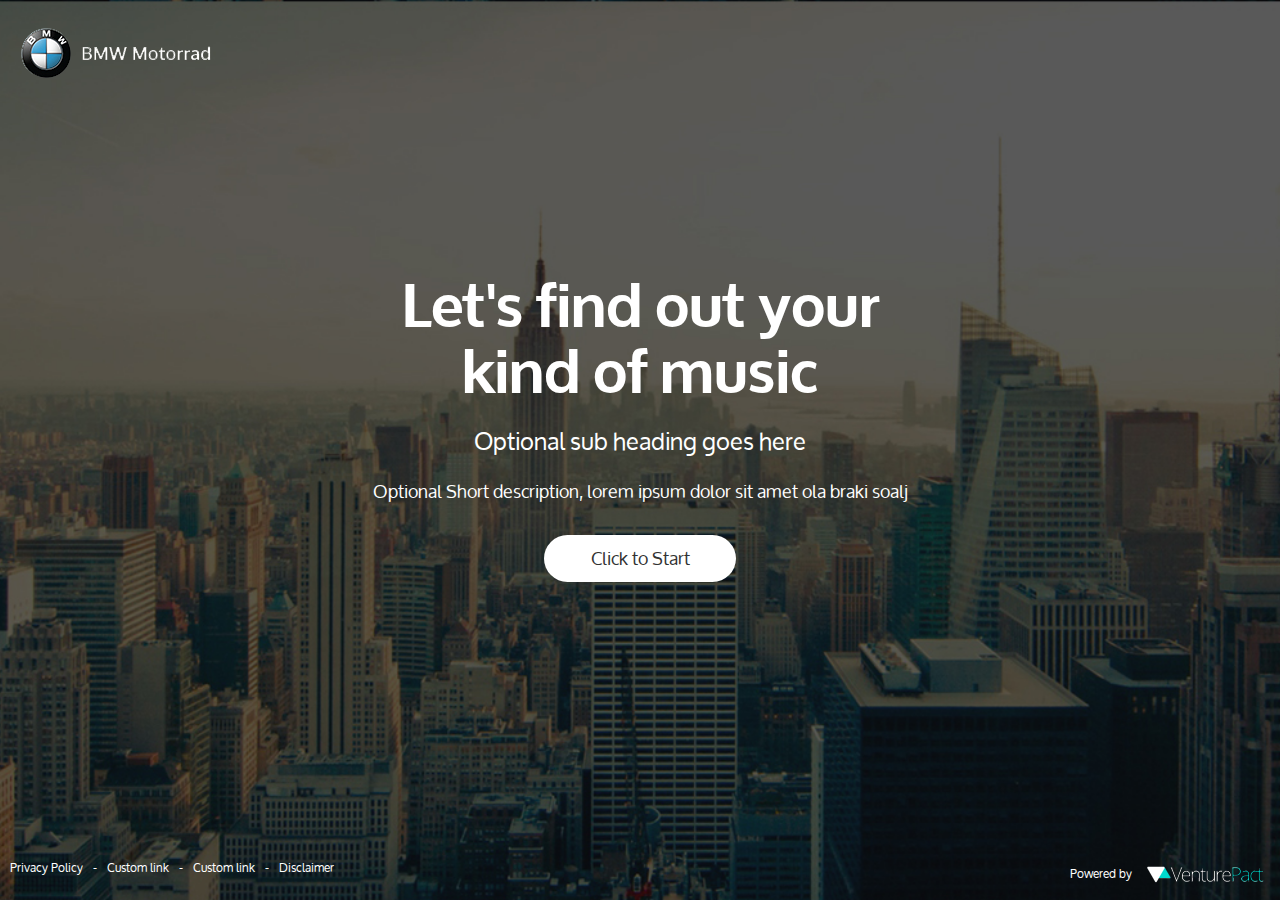
<file: template2/index.html>
<html>
<head>
    <title>Second template</title>
    <!-- Bootstrap core CSS -->
    <link href="css/bootstrap.min.css" rel="stylesheet">
    <link href="https://fonts.googleapis.com/icon?family=Material+Icons" rel="stylesheet">
    <link href="css/font-awesome.css" rel="stylesheet">
    <link href="css/fonts.css" rel="stylesheet">
    <link href="css/bootstrap-datepicker.min.css" rel="stylesheet">
    <link href="css/selectize.default.css" rel="stylesheet">
    <link href="css/bootstrap-slider.min.css" rel="stylesheet">
    <link href="css/style.css" rel="stylesheet">

</head>
<body class="template002">
    <div class="main-bg page1" >
		<section>
			<div>
				<header>
					<div class=" logo">
						<a href="#">
							<img src="images/logo1-temp2.png" alt="Company Logo">
						</a>
					</div>
				</header>
			</div>
		</section>
		<section class="landing-page">
			<div>
				<div class=" ">
					<div>
						<h1 class="main-head text-center">Let's find out your kind of music </h1>
						<h2 class="sub-head">Optional sub heading goes here</h2>
						<p class="description">
							Optional Short description, lorem ipsum dolor sit amet ola braki soalj
						</p>
					</div>
				</div>
			</div>
			<div>
				<div class="container text-center">
					<div>
						<button class="btn prime-action  next-step sliding-next " data-slide="2">Click to Start</button>
					</div>
				</div>
			</div>
		</section>
		<section class=" footer-nav-outer">
			<div>
				<div class=" text-left">
					<ul class="footer-nav">
						<li>
							<a href="#">Privacy Policy</a>
						</li>
						<li><span>-</span></li>
						<li>
							<a href="#">Custom link</a>
						</li>
						<li><span>-</span></li>
						<li>
							<a href="#">Custom link</a>
						</li>
						<li><span>-</span></li>
						<li>
							<a href="#">Disclaimer</a>
						</li>
					</ul>
				</div>
			</div>
			<div>
				<div class=" text-right">
					<div class=" powered-by">
						<span>Powered by </span>
						<a href="#">
							<img src="images/vp-logo1.png" alt="Powered By">
						</a>
					</div>
				</div>
			</div>
		</section>
	</div>
	
    <!-- Bootstrap core JavaScript
    ================================================== -->
    <script src="http://ajax.googleapis.com/ajax/libs/jquery/2.0.2/jquery.min.js"></script>
    <script src="js/bootstrap.min.js"></script>
    <script src="js/bootstrap-datepicker.min.js"></script>
    <script src="js/bootstrap-slider.min.js"></script>
    <script src="js/selectize.min.js"></script>
	<script src="js/counter.js"></script>
<script>
	$(document).ready(function(){
	$('.date').datepicker({});
    $('#select-beast').selectize({
        create: true,
        sortField: {
            field: 'text',
            direction: 'asc'
        },
        dropdownParent: 'body'
    });
	$(".getdetailed").click(function(){
		$(".page8").removeClass("hide");
		$("#navbar").css("display","none");
		$('body').css("overflow","hidden");
    });

	$(".close-map").click(function(){
		$(".page8").addClass("hide");
		$("#navbar").css("display","block");
		$('body').css("overflow","scroll");
    });


    $(".sliding-next").click(function(){
        $(this).hide();
        /* next slide section to show*/
        var slideNumber =	$(this).data('slide');
        $(".page"+ slideNumber).addClass("show");
        var divToShow  	= 	$('.page'+slideNumber);
        $('html, body').animate({
            scrollTop: divToShow.offset().top
        }, 1000);
		$('.slide-dot'+(slideNumber-1)).addClass('pc-inside-light-new').removeClass('pc-inside-new');
		$('.slide-dot'+slideNumber).addClass('pc-inside-new').removeClass('pc-inside-light-new');

    });
	$('div[class*="slide-dot"]').click(function(e){
		$('.pc-inside-new').addClass('pc-inside-light-new').removeClass('pc-inside-new');
		$(this).addClass('pc-inside-new').removeClass('pc-inside-light-new');

		var slideNumber =	$(this).data('slide');
		var divToShow  	= 	$('.slider'+slideNumber);
		$('html, body').animate({
			scrollTop: divToShow.offset().top-25
		}, 1000);

	});
	$(window).scroll(function() {
        //alert($(this).scrollTop());
        if ($(this).scrollTop() > 655) {
            $(".questions-header").addClass("que-fixed");
        }
        else {
			$(".questions-header").removeClass("que-fixed");
        }
    });

		//Checkbox div color change on checked
		$('input[type=checkbox]').on('change', function() {
			var div = $(this).closest('.check-icon');
			$(this).is(":checked") ? div.addClass("gray-bg") : div.removeClass("gray-bg");
		});

		//Radio button div color change on checked
		$('input:radio').click(function() {
			$('input:radio[name='+$(this).attr('name')+']').parent().removeClass('active');
				$(this).parent().addClass('active');
		});

		//for range slider
		$("#ex13").slider({
			ticks: [0,1,2,3,  12345],
			ticks_labels: ['0','','','', '12345'],
			//ticks_snap_bounds: 30,
			//value: 200
		});
		$("#step").slider({
				ticks: [0, 1, 2, 3, 4],
				ticks_labels: ['Poor', '', '', '', 'Great'],
				ticks_snap_bounds: 30,
				value: 200
			});
	});

</script>
</body>
</html>
</file>
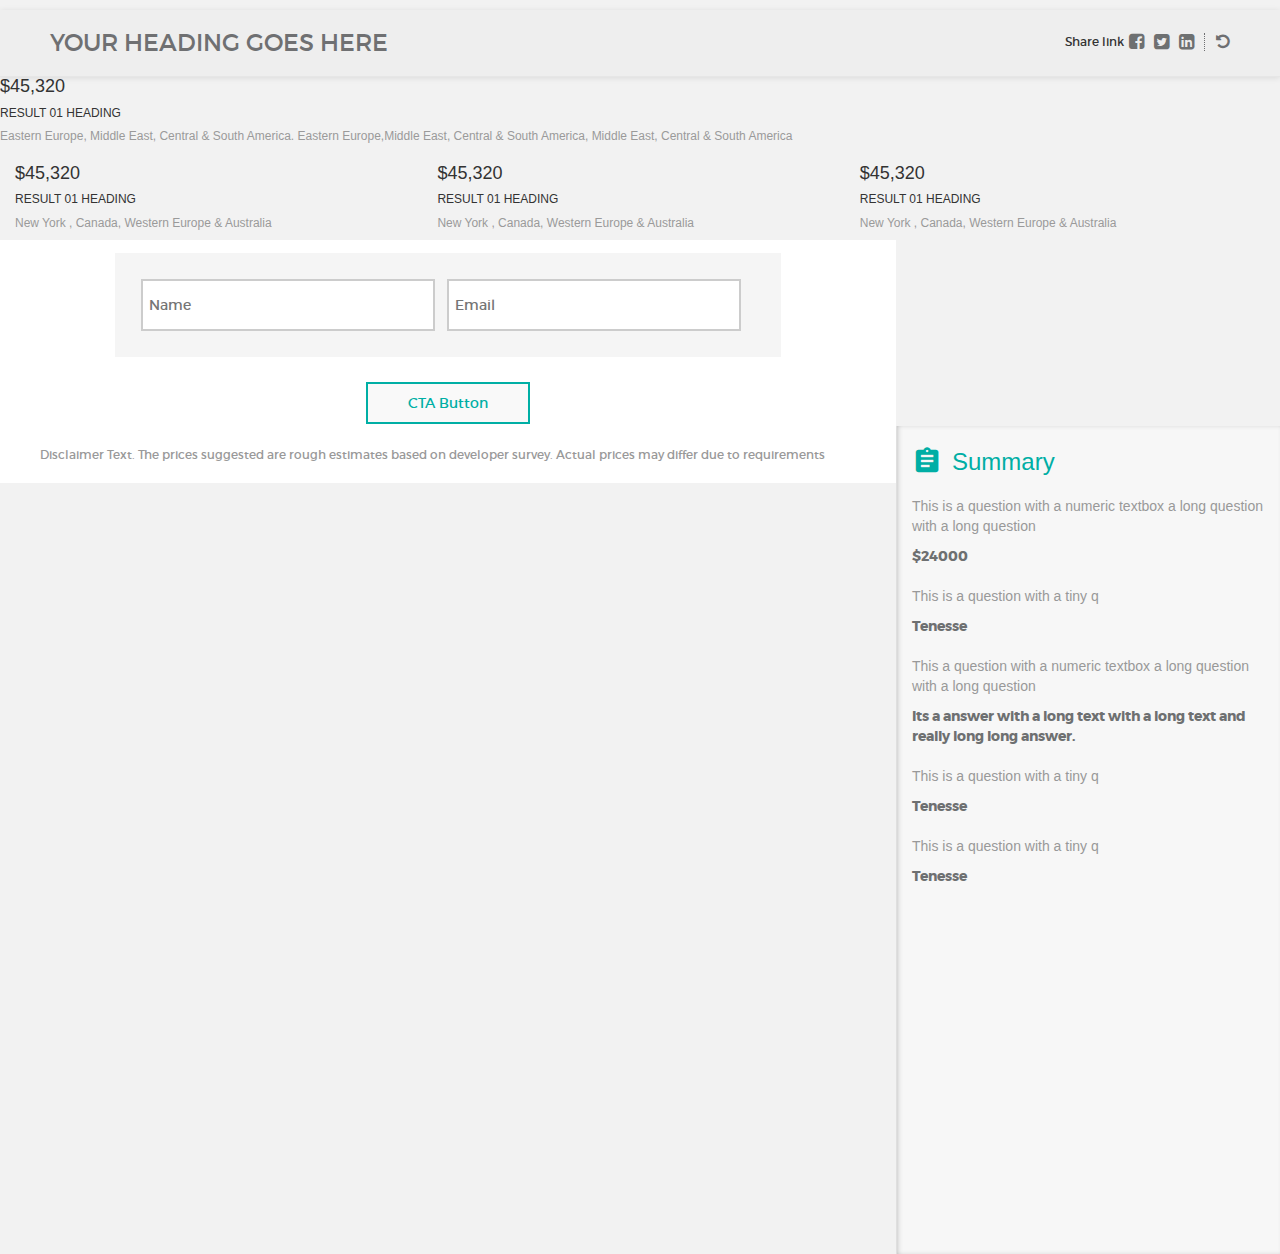
<file: base html/result/index.html>
<!DOCTYPE html>
<html lang="en">

<head>
    <title>Template Result</title>
    <!-- Bootstrap core CSS -->
    <link href="css/bootstrap.min.css" rel="stylesheet">
    <link href="https://fonts.googleapis.com/icon?family=Material+Icons" rel="stylesheet">
    <link href="css/font-awesome.css" rel="stylesheet">
    <link href="css/fonts.css" rel="stylesheet">
    <link href="css/style1.css" rel="stylesheet">
	<link href="css/responsive.css" rel="stylesheet">
	<meta name="viewport" content="width=device-width, initial-scale=1.0">
</head>

<body>
<div class="result-section">
		<section class="top-head">
			<div>
				<div class="mid-width">
					<h4>Your heading goes here </h4>
				</div>
			</div>
			<div>
				<div class="share-link">
					<ul>
						<li><h6>Share link</h6></li>
						<li><a href="#"><i class="fa fa-facebook-square" aria-hidden="true"></i></a></li>
						<li><a href="#"><i class="fa fa-twitter-square" aria-hidden="true"></i></a></li>
						<li><a href="#"><i class="fa fa-linkedin-square" aria-hidden="true"></i></a></li>
						<span><li></li></span>
						<span><a href="#"><i class="fa fa-undo" aria-hidden="true"></i></a></span>
					</ul>
				</div>
			</div>
		</section>
		<section class="left-section ">
			<div>
				<div class="small-top-sec">
					<h4>$45,320</h4>
				</div>
			</div>	
			<div>
				<div class="small-top-sec">
					<h6>RESULT 01 HEADING</h6>
					<h6 class="grey-color">Eastern Europe, Middle East, Central & South America. Eastern Europe,Middle East, Central & South America, Middle East, Central & South America</h6>
				</div>
			</div>	
		</section>
						<div class="small-sec">
							<div class="small-width" >
								<section>
									<div>
										<h4>$45,320</h4>
									</div>
								</section>
								<section>
									<div>
										<h6>RESULT 01 HEADING</h6>
									</div>
								</section>
								<section>
									<div>
										<h6 class="grey-color">New York , Canada, Western Europe & Australia</h6>
									</div>
								</section>
							</div>
							<div class="small-width">
								<section>
									<div>
										<h4>$45,320</h4>
									</div>
								</section>
								<section>
									<div>
										<h6>RESULT 01 HEADING</h6>
									</div>
								</section>
								<section>
									<div>
										<h6 class="grey-color">New York , Canada, Western Europe & Australia</h6>
									</div>
								</section>
							</div>
							<div class="small-width">
								<section>
									<div>
										<h4>$45,320</h4>
									</div>
								</section>
								<section>
									<div>
										<h6>RESULT 01 HEADING</h6>
									</div>
								</section>
								<section>
									<div>
										<h6 class="grey-color">New York , Canada, Western Europe & Australia</h6>
									</div>
								</section>
							</div>
						</div>
						<div class="cta-outer">
							<div class="mid-inner">
								<section>
									<div>
										<input type="text" class="" placeholder="Name ">
										<input type="email" class="" placeholder="Email ">
									</div>
								</section>
								
							</div>
						</div>
						<div class="cta-outer">
							<section>
								<div>
									<a href="#" class="bordered-btn">CTA Button</a>
								</div>
							</section>
						</div>
				<section>
					<div>
						<div class="bottom-section">Disclaimer Text. The prices suggested are rough estimates based on developer survey. Actual prices may differ due to requirements</div>
					</div>
				</section>
		</section>
		<div class="right-section">
			<div class="internal-sec">
				<div class="full-width">
					<section>
						<div>
							<div class="res">
								<h3 class > <i class="material-icons">assignment</i> <span>Summary</span> </h3>
							</div>
						</div>
					</section>
				</div>
				<div class="full-width">
					<section>
						<div>
							<h4>This is a question with a numeric textbox a long question with a long question</h4>
						</div>
					</section>
					<section>
						<div>
							<h5>$24000</h5>
						</div>
					</section>
				</div>
				<div class="full-width">
					<section>
						<div>
							<h4>This is a question with a tiny q </h4>
						</div>
					</section>
					<section>
						<div>
							<h5>Tenesse</h5>
						</div>
					</section>
				</div>
				<div class="full-width">
					<section>
						<div>
							<h4>This a question with a numeric textbox a long question with a long question</h4>
						</div>
					</section>
					<section>
						<div>
							<div class="txt">
								<h5>Its a answer with a long text with a long text and really long long answer.</h5>
							</div>
						</div>
					</section>
				</div>
				<div class="full-width">
					<section>
						<div>
							<h4>This is a question with a tiny q </h4>
						</div>
					</section>
					<section>
						<div>
							<h5>Tenesse</h5>
						</div>
					</section>
				</div>
				<div class="full-width">
					<section>
						<div>
							<h4>This is a question with a tiny q </h4>
						</div>
					</section>
					<section>
						<div>
							<h5>Tenesse</h5>
						</div>
					</section>
				</div>	
			</div>
		</div>
	</div>	
     <!-- Bootstrap core JavaScript
    ================================================== -->
    <script src="http://ajax.googleapis.com/ajax/libs/jquery/2.0.2/jquery.min.js"></script>
    <script src="js/bootstrap.min.js"></script>
 </body>
</html>
</file>
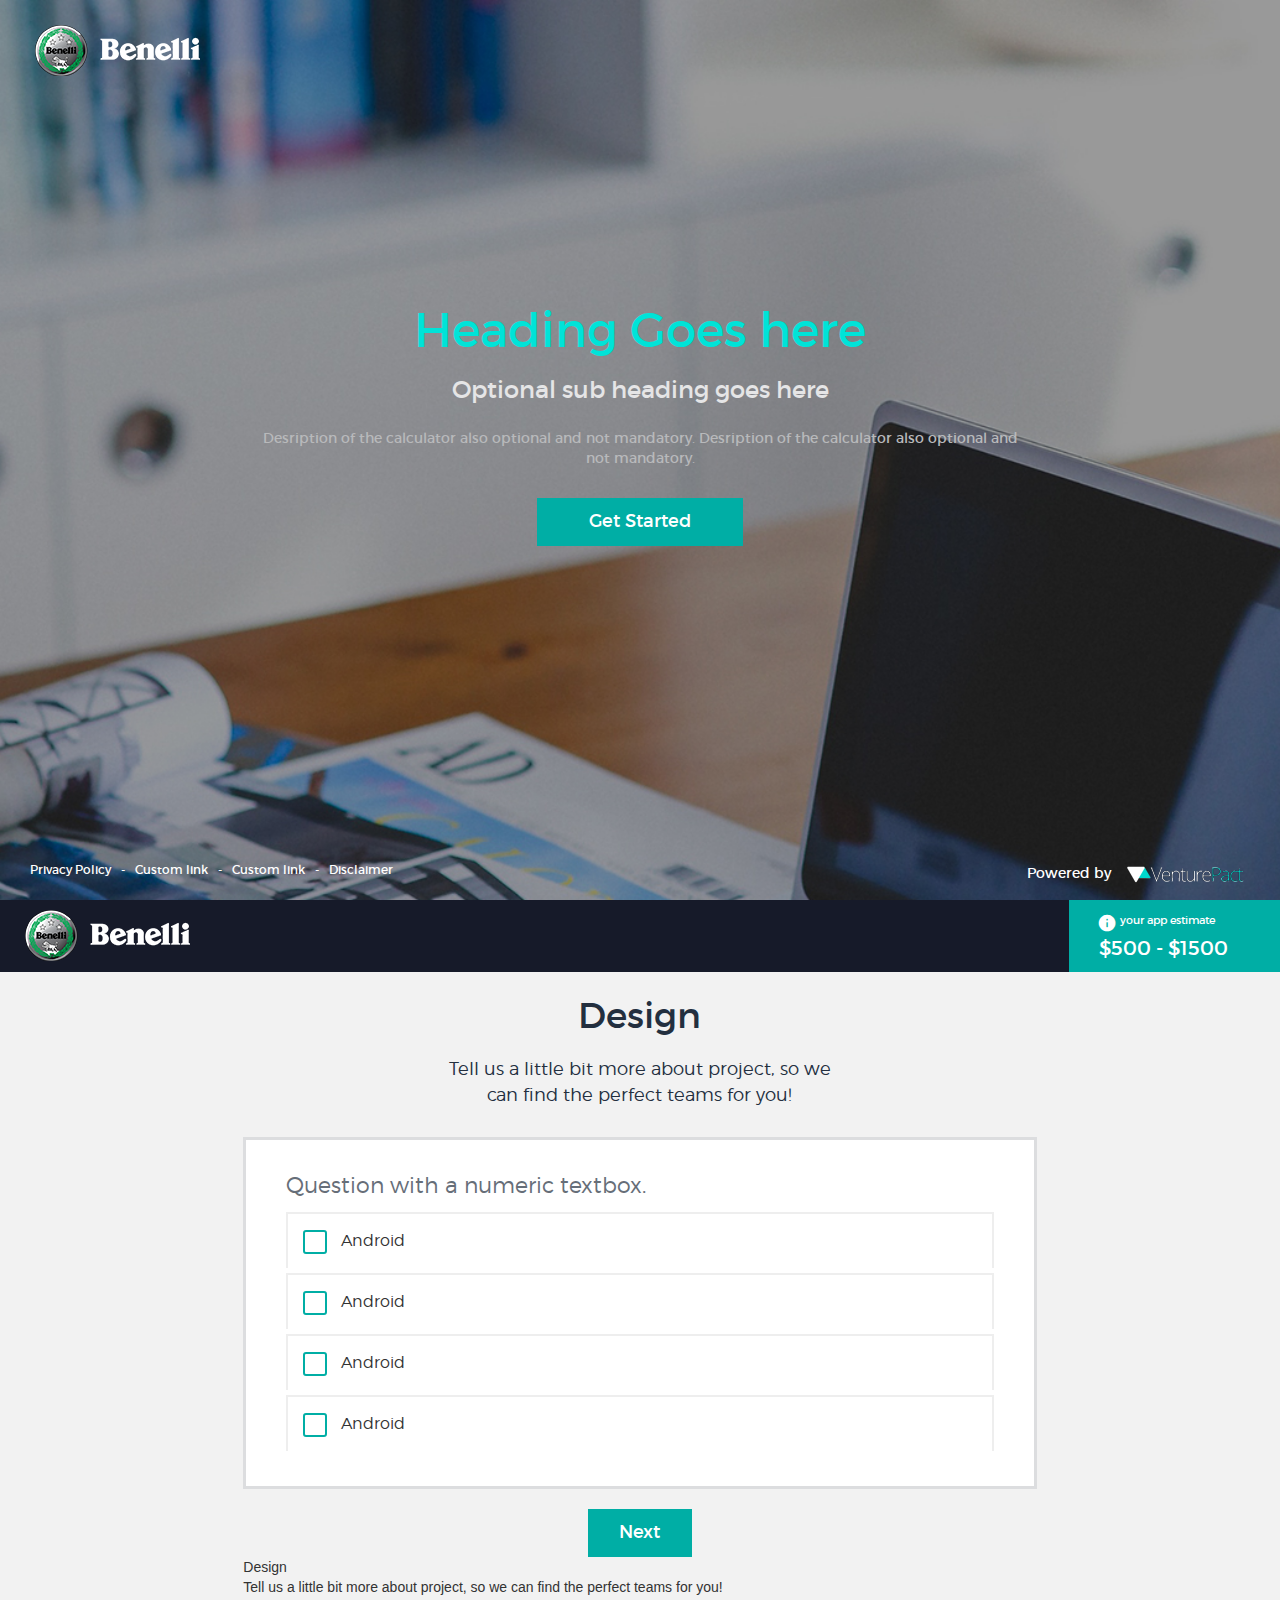
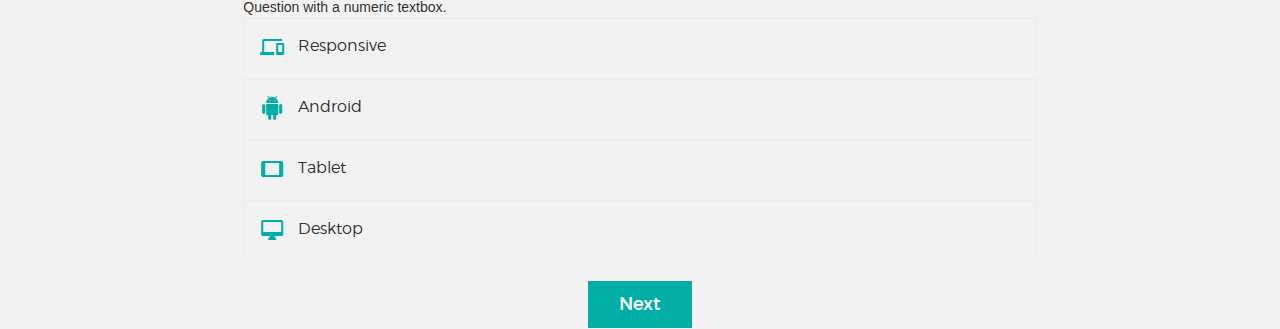
<file: index-new.html>
<!DOCTYPE html>
<html lang="en">

<head>
    <title>First template</title>
    <!-- Bootstrap core CSS -->
    <link href="css/bootstrap.min.css" rel="stylesheet">
    <link href="https://fonts.googleapis.com/icon?family=Material+Icons" rel="stylesheet">
    <link href="css/font-awesome.css" rel="stylesheet">
    <link href="css/fonts.css" rel="stylesheet">
    <link href="css/bootstrap-datepicker.min.css" rel="stylesheet">
    <link href="css/selectize.default.css" rel="stylesheet">
    <link href="css/bootstrap-slider.min.css" rel="stylesheet">
    <link href="css/style.css" rel="stylesheet">
	<style>
	section{height:100%;}
	</style>
</head>


<body class="template001" id="page-top" data-spy="scroll">
	<section class="main-bg">
       <header>
            <div class="col-md-12 col-sm-12 col-xs-12">
                <div class="col-md-6 col-sm-6 col-xs-12 logo">
                    <a href="#">
                        <img src="images/logo.png" alt="Company Logo">
                    </a>
                </div>
            </div>
        </header>
        <!-- Header Section End-->
        <div class="main-section ">
            <!-- Content Section-->
            <div class="container-flude">
                <div class="landing-page">
                    <h1 class="main-head">Heading Goes here</h1>
                    <h2 class="sub-head">Optional sub heading goes here</h2>
                    <p class="description">
                        Desription of the calculator also optional and not mandatory. Desription of the calculator also optional and not mandatory.
                    </p>
                    <a href="#section2" class="btn prime-action page-scroll ">Get Started</a>
                </div>
                <div class="result-page">
                    <div class="result-head"></div>
                    <div class="result-subhead"></div>
                    <div class="result"></div>
                    <div class="result-description"></div>
                    <div class="result-action"></div>
                </div>
            </div>
            <!-- Content Section end-->
            <!-- Footer Section-->
            <div class="section-footer">
                <div class="col-md-12 col-sm-12 col-xs-12">
                    <div class="col-md-6 col-sm-6 col-xs-12 ">
                        <ul class="footer-nav">
                            <li>
                                <a href="#">Privacy Policy</a>
                            </li>
                            <li><span>-</span></li>
                            <li>
                                <a href="#">Custom link</a>
                            </li>
                            <li><span>-</span></li>
                            <li>
                                <a href="#">Custom link</a>
                            </li>
                            <li><span>-</span></li>
                            <li>
                                <a href="#">Disclaimer</a>
                            </li>
                        </ul>
                    </div>
                    <div class="col-md-6 col-sm-6 col-xs-12">
                        <div class=" powered-by">
                            <span>Powered by</span>
                            <a href="#">
                                <img src="images/vp-logo1.png" alt="Powered By">
                            </a>
                        </div>
                    </div>
                </div>
                <!-- Footer Section end-->
            </div>
        </div>
    </section>
	 <section class="questions-header" id="section2" >
		<header>
            <div class="col-md-12 col-sm-12 col-xs-12 p-right0">
                <div class="col-md-10 col-sm-6 col-xs-12 logo">
                    <a href="#">
                        <img src="images/logo.png" alt="Company Logo">
                    </a>
                </div>
				<div class="col-md-2 col-sm-6 col-xs-12 right-sec">
					<i class=" material-icons">zmdi_info</i>
                    <p>your app estimate</p>
					<span>$500 - $1500</span>
                </div>
            </div>
        </header>
	</section>	
    <section class="questions"  >
		<div class="col-md-8 col-md-offset-2">
            <div class="col-md-12">
                <div class="question-head">Design</div>
                <div class="question-subhead">Tell us a little bit more about project, so we can find the perfect teams for you!
                </div>
                <div class="question-section">
                    <div class="question-components">
                        <div class="">
                            <div class="section-head">Question with a numeric textbox.</div>
                            <div class="section-desc"></div>
                            <label class="check-icon">
                                <input type="checkbox" value="Value1 " name="checkbox1" id="checklist1">
                                <label for="checklist1"> </label>
                                <div> Android</div>
                            </label>
                            <label class="check-icon checklist-icon">
                                <input type="checkbox" value="Value1 " name="checkbox1" id="checklist2">
                                <label for="checklist2"> </label>
                                <div> Android</div>
                            </label>
                            <label class="check-icon checklist-icon">
                                <input type="checkbox" value="Value1 " name="checkbox1" id="checklist3">
                                <label for="checklist3"> </label>
                                <div> Android</div>
                            </label>
                            <label class="check-icon checklist-icon">
                                <input type="checkbox" value="Value1 " name="checkbox1" id="checklist4">
                                <label for="checklist4"> </label>
                                <div> Android</div>
                            </label>
                        </div>
                    </div>
                </div>
                <div class="col-md-12 text-center">
                    <a href="#section3" class="btn prime-action page-scroll">Next</a>
                </div>
            </div>
		</div>	
    </section>
    <section  >
	<div class="col-md-8 col-md-offset-2" >	
		<div class="col-md-12" id="section3">
                <div class="question-head">Design</div>
                <div class="question-subhead">Tell us a little bit more about project, so we can find the perfect teams for you!
                </div>
                <div class="question-section">
                    <div class="question-components">
                        <div class="">
                            <div class="section-head">Question with a numeric textbox.</div>
                            <div class="section-desc"></div>
                            <label class="check-icon ic">
                                <input type="checkbox" value="Value1 " name="checkbox1" id="check5">
                                <label for="check5"><i class="material-icons">devices</i> </label>
                                <div>Responsive</div>
                            </label>
                            <label class="check-icon ic">
                                <input type="checkbox" value="Value1 " name="checkbox1" id="check6">
                                <label for="check6"><i class="material-icons">android</i> </label>
                                <div>Android</div>
                            </label>
                            <label class="check-icon ic">
                                <input type="checkbox" value="Value1 " name="checkbox1" id="check7">
                                <label for="check7"> <i class="material-icons">tablet</i> </label>
                                <div>Tablet</div>
                            </label>
                            <label class="check-icon ic">
                                <input type="checkbox" value="Value1 " name="checkbox1" id="check8">
                                <label for="check8"><i class="material-icons">desktop_mac</i> </label>
                                <div>Desktop</div>
                            </label>
                        </div>
                    </div>
                </div>
                <div class="col-md-12 text-center">
                    <button class="btn prime-action next-step">Next</button>
                </div>
			</div>
		</div>	
         </section>
    <section class="page4 hide">
         </section>
    <section class="page5 hide">
        </section>
    <section class="page6 hide">
        </section>
    <section class="page7 hide">
           
    </section>




    <section >
        
    </section>
    <div class="question-page">
        <div class=" col-md-8 col-md-offset-2">
            <div class="  col-md-12 slide hide" data-slide="4">
                <div class="question-head">Design</div>
                <div class="question-subhead">Tell us a little bit more about project, so we can find the perfect teams for you!
                </div>
                <div class="question-section">
                    <div class="question-components">
                        <div class="">
                            <div class="section-head">Question with a numeric textbox.</div>
                            <div class="section-desc"></div>
                            <label class="check-icon">
                                <input type="checkbox" value="Value1 " name="checkbox1" id="checklist1">
                                <label for="checklist1"> </label>
                                <div> Android</div>
                            </label>
                            <label class="check-icon checklist-icon">
                                <input type="checkbox" value="Value1 " name="checkbox1" id="checklist2">
                                <label for="checklist2"> </label>
                                <div> Android</div>
                            </label>
                            <label class="check-icon checklist-icon">
                                <input type="checkbox" value="Value1 " name="checkbox1" id="checklist3">
                                <label for="checklist3"> </label>
                                <div> Android</div>
                            </label>
                            <label class="check-icon checklist-icon">
                                <input type="checkbox" value="Value1 " name="checkbox1" id="checklist4">
                                <label for="checklist4"> </label>
                                <div> Android</div>
                            </label>
                        </div>
                    </div>
                </div>
                <div class="col-md-12 text-center">
                    <button class="btn prime-action next-step">Next</button>
                </div>
            </div>
            <div class="col-md-12 slide hide" data-slide="3">
                <div class="question-head">Design</div>
                <div class="question-subhead">Tell us a little bit more about project, so we can find the perfect teams for you!
                </div>
                <div class="question-section">
                    <div class="question-components">
                        <div class="">
                            <div class="section-head">Question with a numeric textbox.</div>
                            <div class="section-desc"></div>
                            <label class="check-icon ic">
                                <input type="checkbox" value="Value1 " name="checkbox1" id="check5">
                                <label for="check5"><i class="material-icons">devices</i> </label>
                                <div>Responsive</div>
                            </label>
                            <label class="check-icon ic">
                                <input type="checkbox" value="Value1 " name="checkbox1" id="check6">
                                <label for="check6"><i class="material-icons">android</i> </label>
                                <div>Android</div>
                            </label>
                            <label class="check-icon ic">
                                <input type="checkbox" value="Value1 " name="checkbox1" id="check7">
                                <label for="check7"> <i class="material-icons">tablet</i> </label>
                                <div>Tablet</div>
                            </label>
                            <label class="check-icon ic">
                                <input type="checkbox" value="Value1 " name="checkbox1" id="check8">
                                <label for="check8"><i class="material-icons">desktop_mac</i> </label>
                                <div>Desktop</div>
                            </label>
                        </div>
                    </div>
                </div>
                <div class="col-md-12 text-center">
                    <button class="btn prime-action next-step">Next</button>
                </div>
            </div>
            <div class="col-md-12 slide hide" data-slide="5">
                <div class="question-head">Design</div>
                <div class="question-subhead">Tell us a little bit more about project, so we can find the perfect teams for you!
                </div>
                <div class="question-section">
                    <div class="question-components">
                        <div class="">
                            <div class="section-head">Question with a numeric textbox.</div>
                            <div class="section-desc"></div>
                            <div class="file-field input-field">
                                <input type="file">
                                <div class="file-path-wrapper">
                                    <input class="file-path validate" type="text" placeholder="File upload"><span class="input-group-addon input-icon"><i class="material-icons">cloud_upload</i></span>
                                </div>
                            </div>
                        </div>
                    </div>
                    <div class="question-components">
                        <div class="">
                            <div class="section-head">Question with a numeric textbox.</div>
                            <div class="section-desc"></div>
                            <span class="range">€ 10 </span>
                            <input id="range-slider1" data-slider-id='ex1Slider' type="text" data-slider-min="0" data-slider-max="20" data-slider-step="1" data-slider-value="14" /><span class="range range-max"> € 1000</span>
                        </div>
                    </div>
                    <div class="question-components">
                        <div class="">
                            <div class="section-head">Question with a numeric textbox.</div>
                            <div class="section-desc"></div>
                            <div class="input-field">
                                <input id="last_name" type="text">
                            </div>
                        </div>
                    </div>
                </div>
                <div class="col-md-12 text-center">
                    <button class="btn prime-action next-step">Next</button>
                </div>
            </div>
            <div class="col-md-12 slide hide" data-slide="2">
                <div class="question-head">Design</div>
                <div class="question-subhead">Tell us a little bit more about project, so we can find the perfect teams for you!
                </div>
                <div class="question-section">
                    <div class="question-components">
                        <div class="">
                            <div class="section-head">Question with a numeric textbox.</div>
                            <div class="section-desc"></div>
                            <div class="date">
                                <input type="text" class=""><span class="input-group-addon input-icon"><i class="material-icons">event</i></span>
                            </div>
                        </div>
                    </div>
                    <div class="question-components">
                        <div class="">
                            <div class="section-head">Question with a numeric textbox.</div>
                            <div class="section-desc"></div>
                            <div class="control-group">
                                <select id="select-beast" class="demo-default" placeholder="Select">
                                    <option value="">Select</option>
                                    <option value="4">Thomas Edison</option>
                                    <option value="1">Nikola</option>
                                    <option value="3">Nikola Tesla</option>
                                    <option value="5">Arnold Schwarzenegger</option>
                                </select>
                            </div>
                        </div>
                    </div>
                </div>
                <div class="col-md-12 text-center">
                    <button class="btn prime-action next-step">Next</button>
                </div>
            </div>
        </div>
    </div>
    <section>
        <div class="cal-map page8 hide">
            <div class="cal-map-top">
                <div class="map-topbar">
                    <div class="col-xs-6 np mp-heading">
                        Detailed Estimate
                    </div>
                    <div class="col-xs-6 np mp-heading">
                        ghghghgh
                    </div>
                </div>
            </div>
            <div class="result-content">
                <div class="cal-map-mid">
                    <div class="col-md-12 mt15">
                        <div class="map_zone_outer col-xs-12">
                            <div class="col-lg-4 col-md-4 col-sm-4">
                                <label id="div_130" class="radio-inline radio_btn radio_hide  zone-btn" type="button">
                                    <input id="reg1" type="radio" name="zone" class="zone hide" value="130" />
                                    <div class="map-zone1">
                                        <span>Result 01 Heading</span>
                                        <small> USA, Canada, Western Europe & Australia</small>
                                        <a href="javascript:void(0);" class="getestimate-btn">get estimate</a>
                                        <a href="javascript:void(0);" class="getestimate-btn2 hide">$5,2000</a>
                                    </div>
                                </label>
                            </div>
                            <div class="col-lg-4 col-md-4 col-sm-4 border_position_set">
                                <label id="div_65" class="radio-inline radio_btn radio_hide zone-btn" type="button">
                                    <input id="reg2" type="radio" name="zone" class="zone hide" value="65" />
                                    <div class="map-zone1">
                                        <span>Result 02 Heading</span>
                                        <small>Eastern Europe, Middle East, Central & South America </small>
                                        <a href="javascript:void(0);" class="getestimate-btn">get estimate</a>
                                        <a href="javascript:void(0);" class="getestimate-btn2 hide">$5,2000</a>
                                    </div>
                                </label>
                            </div>
                            <div class="col-lg-4 col-md-4 col-sm-4">
                                <label id="div_40" class="radio-inline radio_btn radio_hide  zone-btn" type="button">
                                    <input id="reg3" type="radio" name="zone" class="zone hide" value="40">
                                    <div class="map-zone1">
                                        <span>Result 02 Heading</span>
                                        <small> South Asia, East Asia, South East Asia & Africa</small>
                                        <a href="javascript:void(0);" class="getestimate-btn hide">get estimate</a>
                                        <a href="javascript:void(0);" class="getestimate-btn2">$5,2000</a>
                                    </div>
                                </label>
                            </div>
                        </div>
                        <div id="world-map-markers" class="panel-body map-hide text-center">
                            <div id="vmap1" style="height:250px; width:450px;"></div>
                            <div id="vmap2" style="height:250px; width:450px;"></div>
                            <div id="vmap3" style="height:250px; width:450px;"></div>
                        </div>
                        <div class="col-xs-12 pl0 pr0 text-center hide">
                            <a href="javascript:void(0);" class="btn btn-redmap">Post Your Project <i class="fa fa-spinner fa-spin"></i></a>
                        </div>
                    </div>
                </div>
                <div class="cal-map-right">
                    <div class="mapright-total">
                        <i class="fa fa-star total-icon" aria-hidden="true"></i>
                        <div class="mapright-outr">
                            <span class="mapright-heading2">Your App Estimate: <label>$52,00</label></span>
                            <span class="mapright-heading3">Your sub heading goes here</span>
                        </div>
                    </div>
                    <span class="mapright-heading">Project Details</span>
                    <div class="mapright-detail">
                        <div class="mp-deatil-outr">
                            <span class="mpdetail-1">Platform:</span>
                            <div class="col-xs-8 np">
                                <span class="mpdetail-2">Android</span>
                                <span class="mpdetail-3">+$500</span>
                            </div>
                        </div>
                        <div class="mp-deatil-outr">
                            <span class="mpdetail-1">UI Theme:</span>
                            <div class="col-xs-8 np">
                                <span class="mpdetail-2">Stock or Template UI</span>
                                <span class="mpdetail-3">+$50</span>
                                <span class="mpdetail-2">Custome Brand Ui</span>
                                <span class="mpdetail-3">+$50</span>
                            </div>
                        </div>
                        <div class="mp-deatil-outr">
                            <span class="mpdetail-1">No. of Screens:</span>
                            <div class="col-xs-8 np">
                                <span class="mpdetail-2">1 - 6</span>
                                <span class="mpdetail-3">+$50</span>
                            </div>
                        </div>
                        <div class="mp-deatil-outr">
                            <span class="mpdetail-1">Login:</span>
                            <div class="col-xs-8 np">
                                <span class="mpdetail-2">Email ID via Password</span>
                                <span class="mpdetail-3">+$500</span>
                            </div>
                        </div>
                        <div class="mp-deatil-outr">
                            <span class="mpdetail-1">Security:</span>
                            <div class="col-xs-8 np">
                                <span class="mpdetail-2">I want to encryupt communi-cation between my server</span>
                                <span class="mpdetail-3">+$500</span>
                            </div>
                        </div>
                        <div class="mp-deatil-outr">
                            <span class="mpdetail-1">3rd Party Services:</span>
                            <div class="col-xs-8 np">
                                <span class="mpdetail-2">Socail Network</span>
                                <span class="mpdetail-3">+$500</span>
                                <span class="mpdetail-2">Location </span>
                                <span class="mpdetail-3">+$500</span>
                                <span class="mpdetail-2">Communication</span>
                                <span class="mpdetail-3">+$500</span>
                            </div>
                        </div>
                        <div class="mp-deatil-outr">
                            <span class="mpdetail-1">Application Data:</span>
                            <div class="col-xs-8 np">
                                <span class="mpdetail-2">A new database </span>
                                <span class="mpdetail-3">+$50</span>
                            </div>
                        </div>
                        <div class="mp-deatil-outr">
                            <span class="mpdetail-1">Admin:</span>
                            <div class="col-xs-8 np">
                                <span class="mpdetail-2">User Management</span>
                                <span class="mpdetail-3">+$50</span>
                            </div>
                        </div>
                        <div class="mp-deatil-outr">
                            <span class="mpdetail-1">Other Features:</span>
                            <div class="col-xs-8 np">
                                <span class="mpdetail-2">Activity feeds or User Wall</span>
                                <span class="mpdetail-3">+$50</span>
                                <span class="mpdetail-2">In-app purchases</span>
                                <span class="mpdetail-3">+$50</span>
                                <span class="mpdetail-2">Shopping Cart</span>
                                <span class="mpdetail-3">+$50</span>
                            </div>
                        </div>
                    </div>
                </div>
            </div>
        </div>
    </section>
    <!-- Bootstrap core JavaScript
    ================================================== -->
    <script src="http://ajax.googleapis.com/ajax/libs/jquery/2.0.2/jquery.min.js"></script>
    <script src="js/bootstrap.min.js"></script>
    <script src="js/bootstrap-datepicker.min.js"></script>
    <script src="js/bootstrap-slider.min.js"></script>
    <script src="js/selectize.min.js"></script>
	<script src="js/jquery.easing.min.js"></script>
    <script src="js/scrolling-nav.js"></script>
    <script type="text/javascript">
	$(document).ready(function() {
		$('.date').datepicker({});
		$('#select-beast').selectize({
			create: true,
			sortField: {
				field: 'text',
				direction: 'asc'
			},
			dropdownParent: 'body'
		});
		$('#range-slider1').slider({
			formatter: function(value) {
				return 'Current value: ' + value;
			}
		});
		//page scroll top on reload
	  $("html,body").animate({scrollTop: 0}, 100); //100ms for example
	});
    </script>
    </body>
</html>
</file>
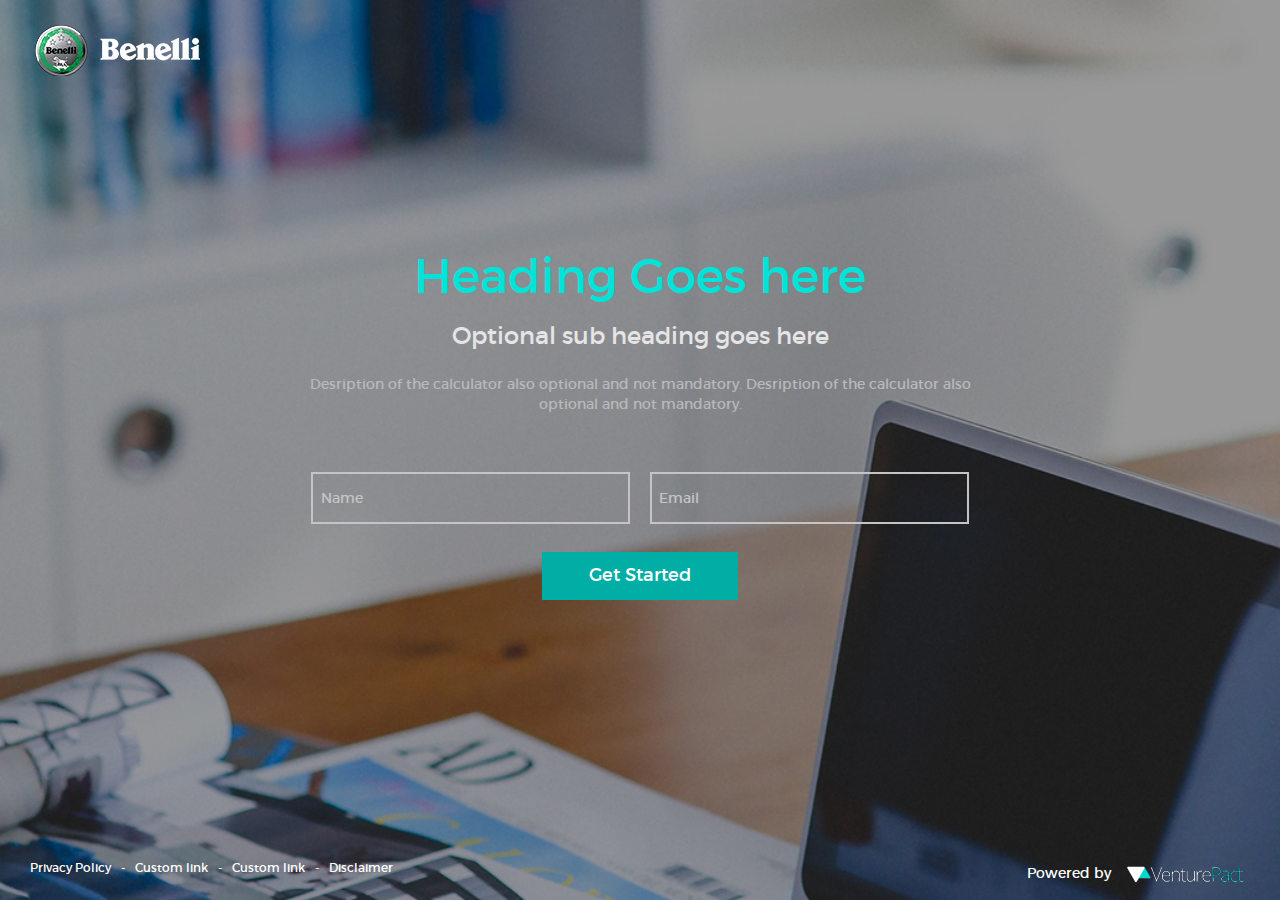
<file: index-new1.html>
<html>
<head>
    <title>First template</title>
    <!-- Bootstrap core CSS -->
    <link href="css/bootstrap.min.css" rel="stylesheet">
    <link href="https://fonts.googleapis.com/icon?family=Material+Icons" rel="stylesheet">
    <link href="css/font-awesome.css" rel="stylesheet">
    <link href="css/fonts.css" rel="stylesheet">
    <link href="css/bootstrap-datepicker.min.css" rel="stylesheet">
    <link href="css/selectize.default.css" rel="stylesheet">
    <link href="css/bootstrap-slider.min.css" rel="stylesheet">
    <link href="css/style.css" rel="stylesheet">
	
</head>
<body class="template001">
    <section class="main-bg page1" >
        <header>
            <div class="col-md-12 col-sm-12 col-xs-12">
                <div class="col-md-6 col-sm-6 col-xs-12 logo">
                    <a href="#">
                        <img src="images/logo.png" alt="Company Logo">
                    </a>
                </div>
            </div>
        </header>
        <!-- Header Section End-->
        <section class="main-section ">
            <!-- Content Section-->
            <div class="container text-center">
                <div class="landing-page">
                    <h1 class="main-head">Heading Goes here </h1>
                    <h2 class="sub-head">Optional sub heading goes here</h2>
                    <p class="description">
                        Desription of the calculator also optional and not mandatory. Desription of the calculator also optional and not mandatory.
                    </p>
					<div class="input-section">
						<input type="text" class=""  placeholder="Name ">
						<input type="email" class=""  placeholder="Email">
					</div>
                    <button class="btn prime-action  next-step sliding-next " data-slide="2">Get Started</button>
                </div>
            </div>
            <!-- Content Section end-->
            <!-- Footer Section-->
            <div class="section-footer">
                <div class="col-md-12 col-sm-12 col-xs-12">
                    <div class="col-md-6 col-sm-6 col-xs-12 ">
                        <ul class="footer-nav">
                            <li>
                                <a href="#">Privacy Policy</a>
                            </li>
                            <li><span>-</span></li>
                            <li>
                                <a href="#">Custom link</a>
                            </li>
                            <li><span>-</span></li>
                            <li>
                                <a href="#">Custom link</a>
                            </li>
                            <li><span>-</span></li>
                            <li>
                                <a href="#">Disclaimer</a>
                            </li>
                        </ul>
                    </div>
                    <div class="col-md-6 col-sm-6 col-xs-12">
                        <div class=" powered-by">
                            <span>Powered by </span>
                            <a href="#">
                                <img src="images/vp-logo1.png" alt="Powered By">
                            </a>
                        </div>
                    </div>
                </div>
                <!-- Footer Section end-->
            </div>
        </section>
    </section>
	<div class="questions-header page2 hide" >
		<header>
			<div class="col-md-12 col-sm-12 col-xs-12 p-right0">
				<div class="col-md-10 col-sm-6 col-xs-12 logo">
					<a href="#">
						<img src="images/logo.png" alt="Company Logo">
					</a>
				</div>
				<div class="col-md-2 col-sm-6 col-xs-12 right-sec">
					<i class=" material-icons">zmdi_info</i>
					<p>your app estimate</p>
					<span>$500 - $1500</span>
				</div>
			</div>
		</header>
	</div>	
    <section class="page2 hide">
		<div class="questions">
			<div class=" col-md-8 col-md-offset-2">
				<div class="col-md-12" >
					<div class="question-head">Design</div>
					<div class="question-subhead">Tell us a little bit more about project, so we can find the perfect teams for you!
					</div>
					<div class="question-section">
						<div class="question-components">
							<div class="check-comp">
								<div class="section-head">Question with a numeric textbox.</div>
								<div class="section-desc"></div>
								<label class="check-icon">
									<input type="checkbox" value="Value1 " name="checkbox1" id="checklist1">
									<label for="checklist1"> </label>
									<div> Android</div>
								</label>
								<label class="check-icon checklist-icon">
									<input type="checkbox" value="Value1 " name="checkbox1" id="checklist2">
									<label for="checklist2"> </label>
									<div> Android</div>
								</label>
								<label class="check-icon checklist-icon">
									<input type="checkbox" value="Value1 " name="checkbox1" id="checklist3">
									<label for="checklist3"> </label>
									<div> Android</div>
								</label>
								<label class="check-icon checklist-icon last">
									<input type="checkbox" value="Value1 " name="checkbox1" id="checklist4">
									<label for="checklist4"> </label>
									<div> Android</div>
								</label>
							</div>
						</div>
					</div>
					<div class="col-md-12 text-center">
						<button class="btn prime-action sliding-next" data-slide="3">Next</button>
					</div>
				</div>
			</div>
        </div>
    </section>
    <section class="page3 hide">
		<div class="questions">
			<div class=" col-md-8 col-md-offset-2">
				<div class="col-md-12 "  >
					<div class="question-head">Platform</div>
					<div class="question-subhead">Tell us a little bit more about project, so we can find the perfect teams for you! </div>
					<div class="question-section">
						<div class="question-components">
							<div class="check-comp">
								<div class="section-head">Which platform will the app be built on? <i class="fa fa-question-circle-o" aria-hidden="true"></i> </div>
								<div class="section-desc"></div>
								<label class="check-icon ic">
									<input type="checkbox" value="Value1 " name="checkbox1" id="check5">
									<label for="check5"><i class="material-icons">devices</i> </label>
									<div>Responsive</div>
								</label>
								<label class="check-icon ic">
									<input type="checkbox" value="Value1 " name="checkbox1" id="check6">
									<label for="check6"><i class="material-icons">android</i> </label>
									<div>Android</div>
								</label>
								<label class="check-icon ic">
									<input type="checkbox" value="Value1 " name="checkbox1" id="check7">
									<label for="check7"> <i class="material-icons">tablet</i> </label>
									<div>Tablet</div>
								</label>
								<label class="check-icon ic last">
									<input type="checkbox" value="Value1 " name="checkbox1" id="check8">
									<label for="check8"><i class="material-icons">desktop_mac</i> </label>
									<div>Desktop</div>
								</label>
							</div>
						</div>
					</div>
					<div class="col-md-12 text-center">
						<button class="btn prime-action sliding-next" data-slide="4">Next</button>
					</div>
				</div>
			</div>
		</div>		
    </section>
    <section class="page4 hide">
		<div class="questions">
			<div class=" col-md-8 col-md-offset-2">
				<div class="col-md-12 " data-slide="4">
					<div class="question-head">Design</div>
					<div class="question-subhead">Tell us a little bit more about project, so we can find the perfect teams for you!
					</div>
					<div class="question-section">
						<div class="question-components">
							<div class="">
								<div class="section-head">Question with a numeric textbox.</div>
								<div class="section-desc"></div>
								<div class="input-field">
									<input id="last_name" type="number">
								</div>
							</div>
						</div>
						<div class="question-components">
							<div>
								<div class="section-head">How many approximate number of screens will your app have? <i class="fa fa-question-circle-o" aria-hidden="true"></i></div>
								<div class="section-desc"></div>
								<div class="range-slider">
									<div class="well1">
										<input id="ex13" type="text"/>
									</div>
								</div>
							</div>
						</div>
						
						<div class="question-components">
							<div class="pull-left file-outer">
								<div class="section-head">Question with a numeric textbox.</div>
								<div class="section-desc"></div>
								<div class="file-field input-field">
									<input type="file">
									<div class="file-path-wrapper">
										<input class="file-path validate" type="text" placeholder="File upload"><span class="input-group-addon input-icon"><i class="material-icons">cloud_upload</i></span>
									</div>
								</div>
							</div>
						</div>
					</div>
					<div class="col-md-12 text-center">
						<button class="btn prime-action sliding-next" data-slide="5" >Next</button>
					</div>
				</div>
			</div>
		</div>		
    </section>
    <section class="page5 hide">
		<div class="questions">
			<div class=" col-md-8 col-md-offset-2">
				<div class="col-md-12 " >
					<div class="question-head">Design</div>
					<div class="question-subhead">Tell us a little bit more about project, so we can find the perfect teams for you!
					</div>
					<div class="question-section">
						<div class="question-components">
								<div class="">
									<div class="section-head">Question with a numeric textbox.</div>
									<div class="section-desc"></div>
									<div class="input-field">
										<input  type="text">
									</div>
								</div>
							</div>
						<div class="question-components">
							<div class="">
								<div class="section-head">Question with a numeric textbox.</div>
								<div class="section-desc"></div>
								<div class="date">
									<input type="text" class=""><span class="input-group-addon input-icon"><i class="material-icons">event</i></span>
								</div>
							</div>
						</div>
						<div class="question-components">
							<div class="date-picker-outer">
								<div class="section-head">Question with a numeric textbox.</div>
								<div class="section-desc"></div>
								<div class="date col-md-6 col-sm-6 col-xs-6 ">
									<input type="text" class=""><span class="input-group-addon input-icon"><i class="material-icons">event</i></span>
								</div>
								 <div class="date col-md-6 col-sm-6 col-xs-6 pr0">
									<input type="text" class=""><span class="input-group-addon input-icon"><i class="material-icons">event</i></span>
								</div>
							</div>
						</div>
					</div>
					<div class="col-md-12 text-center">
						<button class="btn prime-action sliding-next" data-slide="6">Next</button>
					</div>
				</div>
			</div>
		</div>		
    </section>
    <section class="page6 hide">
		<div class="questions">
			<div class=" col-md-8 col-md-offset-2">
				 <div class="col-md-12 " >
					<div class="question-head">Design</div>
					<div class="question-subhead">Tell us a little bit more about project, so we can find the perfect teams for you!
					</div>
					<div class="question-section">
					   <div class="question-components">
							<div>
								<div class="section-head">How many approximate number of screens will your app have? <i class="fa fa-question-circle-o" aria-hidden="true"></i></div>
								<div class="section-desc"></div>
								<div class="range-slider">
									<div class="well1">
										<input id="step" type="text"/>
									</div>
								</div>
							</div>
						</div>
						<div class="question-components">
							<div class="">
								<div class="section-head">Question with a numeric textbox.</div>
								<div class="section-desc"></div>
							<div class="control-group">
								<i class="select-icon fa fa-lock"></i>
								<select id="select-beast" class="demo-default" data-placeholder="Select Security Option">
									<option value="0">Select Security Option</option>
									<option value="1">Not worried about security right now</option>
									<option value="2">    I want some basic security measures</option>
									<option value="3">I want to encrypt communication between my servers (SSL)</option>
									<option value="4"> I want to secure it from hacker attacks and vulnerabilities</option>
									50k-100k</option>
								</select>
							</div>
							</div>
						</div>
					</div>
					<div class="col-md-12 text-center">
						<button class="btn prime-action sliding-next" data-slide="7">Next</button>
					</div>
				</div>
			</div>
		</div>		
    </section>
	<section class="page7 hide">
		<div class="questions">
			<div class=" col-md-8 col-md-offset-2">
				<div class="col-md-12 " >
					<div class="question-head">Design</div>
					<div class="question-subhead">Tell us a little bit more about project, so we can find the perfect teams for you!
					</div>
					<div class="question-section">
						<div class="section-head">Question with a numeric textbox.</div>
						<div class="section-desc"></div>
					   <div class="question-components">
							<div >
								<div class="counter" >
									<div type='button' value='-' class='qtyminus' field='quantity' ><i class="material-icons">remove_circle_outline</i></div>
									<input type='text' name='quantity' value='0' class='qty' />
									<div type='button' value='-' class='qtyplus' field='quantity' ><i class="material-icons">add_circle_outline</i></div>
								</div>
							</div>
						</div>
						<div class="question-components">
							<div class="">
								<div class="section-head">Question with a numeric textbox.</div>
								<div class="section-desc"></div>
								<div class="switch-outer text-right ">
									<div class="switch-que">Activity feeds or user walls</div>
									<div class="pull-right">
										<div class="switch ">
											<input id="cmn-toggle-6" class="cmn-toggle cmn-toggle-round-flat" type="checkbox">
											<label for="cmn-toggle-6"></label>
										 </div>
									 </div>
								</div>
								<div class="switch-outer">
									<div class="switch-que">Shopping Cart</div>
									<div class="pull-right">
										<div class="switch">
											<input id="cmn-toggle-1" class="cmn-toggle cmn-toggle-round-flat" type="checkbox">
											<label for="cmn-toggle-1"></label>
										 </div>
									 </div>
								</div>
								<div class="switch-outer">
									<div class="switch-que">Referral system</div>
									<div class="pull-right">
										<div class="switch">
											<input id="cmn-toggle-2" class="cmn-toggle cmn-toggle-round-flat" type="checkbox">
											<label for="cmn-toggle-2"></label>
										 </div>
									</div> 
								</div>
								<div class="switch-outer last">
									<div class="switch-que">Rating & reviews</div>
									<div class="pull-right">
										<div class="switch">
											<input id="cmn-toggle-4" class="cmn-toggle cmn-toggle-round-flat" type="checkbox">
											<label for="cmn-toggle-4"></label>
										 </div>
									 </div>
								</div>
							</div>
						</div>
					</div>
					<div class="col-md-12 text-center">
						<button class="btn prime-action sliding-next" data-slide="8">Next</button>
					</div>
				</div>
			</div>
		</div>		
    </section>
	
	<section class="page8 hide">
		<div class="questions">
			<div class=" col-md-8 col-md-offset-2">
				 <div class="col-md-12 " >
					<div class="question-head">Design</div>
					<div class="question-subhead">Tell us a little bit more about project, so we can find the perfect teams for you!
					</div>
					<div class="question-section">
						<div class="question-components">
							<div class="check-comp">
								<div class="section-head">Question with a numeric textbox.</div>
								<div class="section-desc"></div>
								<label class="radio-icon">
									<div class="radio-btn ">
										<input type="radio" value="value-1" id="rc1" name="rc1" />
										<label for="rc1" onclick>IOS</label>
									</div>
								</label>
								<label class="radio-icon">
									<div class="radio-btn">
										<input type="radio" value="value-2" id="rc2" name="rc1" />
										<label for="rc2" onclick>Android</label>
									</div>
								</label>
								<label class="radio-icon">
									<div class="radio-btn">
										<input type="radio" value="value-3" id="rc3" name="rc1" />
										<label for="rc3" onclick>Windows</label>
									</div>
								</label>
								<label class="radio-icon last">
									<div class="radio-btn ">
										<input type="radio" value="value-4" id="rc4" name="rc1" />
										<label for="rc4" onclick>Hybrid</label>
									</div>
								</label>
							</div>
						</div>
					</div>
					<div class="col-md-12 text-center">
						<button class="btn prime-action sliding-next" data-slide="8">Next</button>
					</div>
				</div>
			</div>
		</div>		
    </section>


    <!-- Bootstrap core JavaScript
    ================================================== -->
    <script src="http://ajax.googleapis.com/ajax/libs/jquery/2.0.2/jquery.min.js"></script>
    <script src="js/bootstrap.min.js"></script>
    <script src="js/bootstrap-datepicker.min.js"></script>
    <script src="js/bootstrap-slider.min.js"></script>
    <script src="js/selectize.min.js"></script>
	<script src="js/counter.js"></script>
<script>
	$(document).ready(function(){
	$('.date').datepicker({});
    $('#select-beast').selectize({
        create: true,
        sortField: {
            field: 'text',
            direction: 'asc'
        },
        dropdownParent: 'body'
    });
	$(".getdetailed").click(function(){
		$(".page8").removeClass("hide");
		$("#navbar").css("display","none");
		$('body').css("overflow","hidden");
    });
	
	$(".close-map").click(function(){
		$(".page8").addClass("hide");
		$("#navbar").css("display","block");
		$('body').css("overflow","scroll");
    });
	
	
    $(".sliding-next").click(function(){
        $(this).hide();
        /* next slide section to show*/
        var slideNumber =	$(this).data('slide');
        $(".page"+ slideNumber).addClass("show");
        var divToShow  	= 	$('.page'+slideNumber);
        $('html, body').animate({
            scrollTop: divToShow.offset().top
        }, 1000);
		$('.slide-dot'+(slideNumber-1)).addClass('pc-inside-light-new').removeClass('pc-inside-new');
		$('.slide-dot'+slideNumber).addClass('pc-inside-new').removeClass('pc-inside-light-new');

    });
	$('div[class*="slide-dot"]').click(function(e){
		$('.pc-inside-new').addClass('pc-inside-light-new').removeClass('pc-inside-new');
		$(this).addClass('pc-inside-new').removeClass('pc-inside-light-new');
		
		var slideNumber =	$(this).data('slide');
		var divToShow  	= 	$('.slider'+slideNumber);
		$('html, body').animate({
			scrollTop: divToShow.offset().top-25
		}, 1000);
		
	});
	$(window).scroll(function() {
        //alert($(this).scrollTop());
        if ($(this).scrollTop() > 655) {
            $(".questions-header").addClass("que-fixed");
        }
        else {
			$(".questions-header").removeClass("que-fixed");
        }
    });
	 
		//Checkbox div color change on checked
		$('input[type=checkbox]').on('change', function() {
			var div = $(this).closest('.check-icon');
			$(this).is(":checked") ? div.addClass("gray-bg") : div.removeClass("gray-bg");
		});
		
		//Radio button div color change on checked
		$('input:radio').click(function() {
			$('input:radio[name='+$(this).attr('name')+']').parent().removeClass('active');
				$(this).parent().addClass('active');
		});
		
		//for range slider
		$("#ex13").slider({
			ticks: [0,1,2,3,  12345],
			ticks_labels: ['0','','','', '12345'],
			//ticks_snap_bounds: 30,
			//value: 200
		});
		$("#step").slider({
				ticks: [0, 1, 2, 3, 4],
				ticks_labels: ['Poor', '', '', '', 'Great'],
				ticks_snap_bounds: 30,
				value: 200
			});
	});
	
</script>
</body>
</html>
</file>
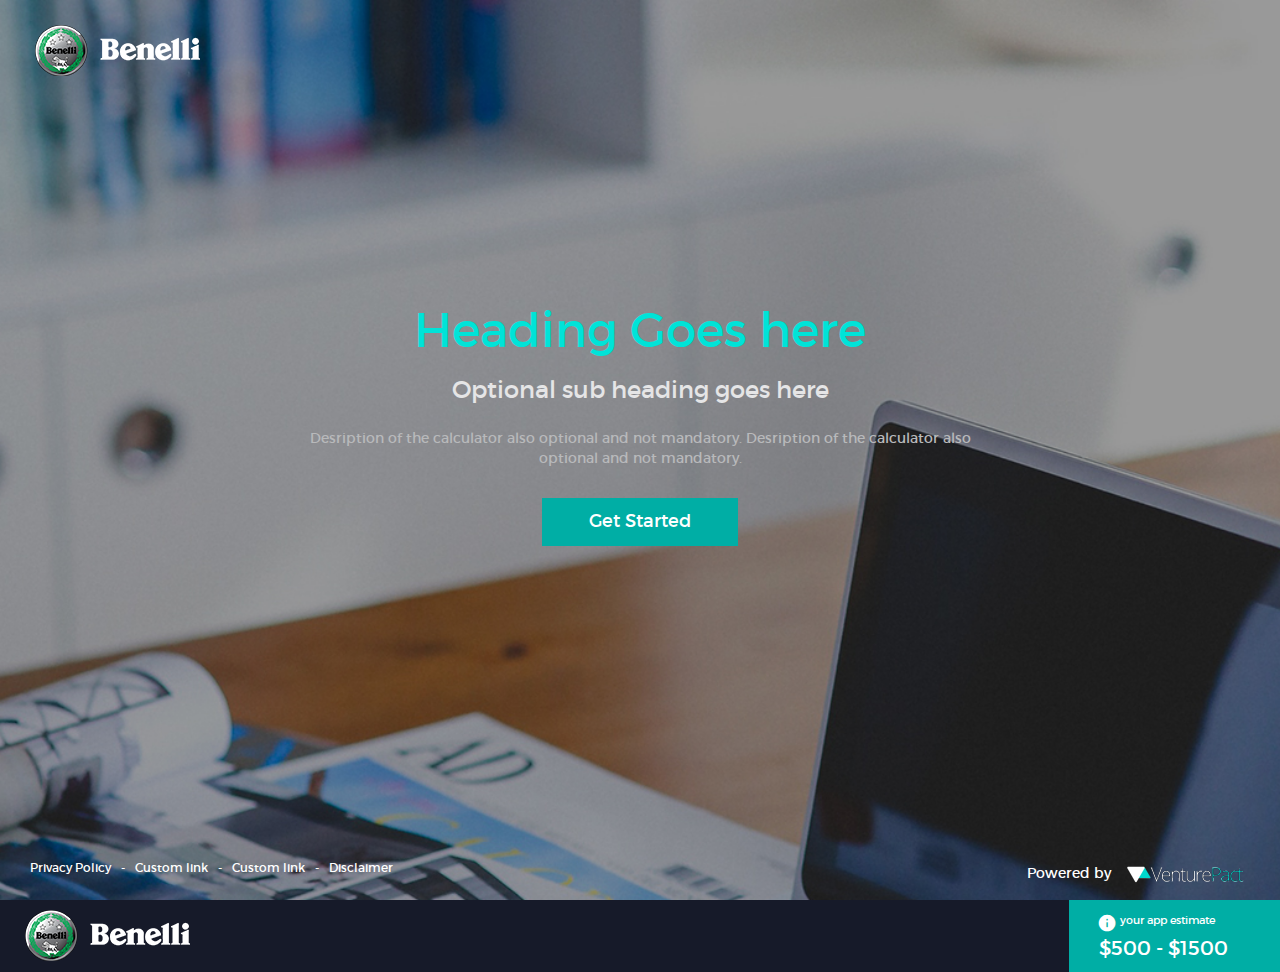
<file: radio-index.html>
<html>
<head>
    <title>First template</title>
    <!-- Bootstrap core CSS -->
    <link href="css/bootstrap.min.css" rel="stylesheet">
    <link href="https://fonts.googleapis.com/icon?family=Material+Icons" rel="stylesheet">
    <link href="css/font-awesome.css" rel="stylesheet">
    <link href="css/fonts.css" rel="stylesheet">
	<link href="css/checkbox.css" rel="stylesheet">
    <link href="css/bootstrap-datepicker.min.css" rel="stylesheet">
    <link href="css/selectize.default.css" rel="stylesheet">
    <link href="css/bootstrap-slider.min.css" rel="stylesheet">
    <link href="css/style.css" rel="stylesheet">
</head>
<body class="template001">
    <section class="main-bg page1" >
        <header>
            <div class="col-md-12 col-sm-12 col-xs-12">
                <div class="col-md-6 col-sm-6 col-xs-12 logo">
                    <a href="#">
                        <img src="images/logo.png" alt="Company Logo">
                    </a>
                </div>
            </div>
        </header>
        <!-- Header Section End-->
        <section class="main-section ">
            <!-- Content Section-->
            <div class="container text-center">
                <div class="landing-page">
                    <h1 class="main-head">Heading Goes here </h1>
                    <h2 class="sub-head">Optional sub heading goes here</h2>
                    <p class="description">
                        Desription of the calculator also optional and not mandatory. Desription of the calculator also optional and not mandatory.
                    </p>
                    <button class="btn prime-action  next-step sliding-next " data-slide="2">Get Started</button>
                </div>
                <div class="result-page">
                    <div class="result-head"></div>
                    <div class="result-subhead"></div>
                    <div class="result"></div>
                    <div class="result-description"></div>
                    <div class="result-action"></div>
                </div>
            </div>
            <!-- Content Section end-->
            <!-- Footer Section-->
            <div class="section-footer">
                <div class="col-md-12 col-sm-12 col-xs-12">
                    <div class="col-md-6 col-sm-6 col-xs-12 ">
                        <ul class="footer-nav">
                            <li>
                                <a href="#">Privacy Policy</a>
                            </li>
                            <li><span>-</span></li>
                            <li>
                                <a href="#">Custom link</a>
                            </li>
                            <li><span>-</span></li>
                            <li>
                                <a href="#">Custom link</a>
                            </li>
                            <li><span>-</span></li>
                            <li>
                                <a href="#">Disclaimer</a>
                            </li>
                        </ul>
                    </div>
                    <div class="col-md-6 col-sm-6 col-xs-12">
                        <div class=" powered-by">
                            <span>Powered by </span>
                            <a href="#">
                                <img src="images/vp-logo1.png" alt="Powered By">
                            </a>
                        </div>
                    </div>
                </div>
                <!-- Footer Section end-->
            </div>
        </section>
    </section>
	<div class="questions-header" >
		<header>
			<div class="col-md-12 col-sm-12 col-xs-12 p-right0">
				<div class="col-md-10 col-sm-6 col-xs-12 logo">
					<a href="#">
						<img src="images/logo.png" alt="Company Logo">
					</a>
				</div>
				<div class="col-md-2 col-sm-6 col-xs-12 right-sec">
					<i class=" material-icons">zmdi_info</i>
					<p>your app estimate</p>
					<span>$500 - $1500</span>
				</div>
			</div>
		</header>
	</div>	
    <section class="page2 hide">
		<div class="questions">
        <div class=" col-md-8 col-md-offset-2">
            <div class="col-md-12" >
                <div class="question-head">Design</div>
                <div class="question-subhead">Tell us a little bit more about project, so we can find the perfect teams for you!
                </div>
                <div class="question-section">
                    <div class="question-components">
                        <div class="check-comp">
                            <div class="section-head">Question with a numeric textbox.</div>
                            <div class="section-desc"></div>
							<div class="radio-icon">
								<div class="radio-btn ">
									<input type="radio" value="value-1" id="rc1" name="rc1" />
									<label for="rc1" onclick>IOS</label>
								</div>
							</div>
							<div class="radio-icon">
								<div class="radio-btn">
									<input type="radio" value="value-2" id="rc2" name="rc1" />
									<label for="rc2" onclick>Android</label>
								</div>
							</div>
							<div class="radio-icon">
								<div class="radio-btn">
									<input type="radio" value="value-3" id="rc3" name="rc1" />
									<label for="rc3" onclick>Windows</label>
								</div>
							</div>
							<div class="radio-icon last">
								<div class="radio-btn ">
									<input type="radio" value="value-4" id="rc4" name="rc1" />
									<label for="rc4" onclick>Hybrid</label>
								</div>
							</div>
						</div>
                    </div>
                </div>
            </div>
                <div class="col-md-12 text-center">
                    <button class="btn prime-action sliding-next" data-slide="3">Next</button>
                </div>
            </div>
			</div>
           </div>
    </section>
    <section class="page3 hide">
		<div class="questions">
        <div class=" col-md-8 col-md-offset-2">
			<div class="col-md-12 "  >
                <div class="question-head">Platform</div>
                <div class="question-subhead">Tell us a little bit more about project, so we can find the perfect teams for you! </div>
                <div class="question-section">
                    <div class="question-components">
                        <div class="check-comp">
                            <div class="section-head">Which platform will the app be built on? <i class="fa fa-question-circle-o" aria-hidden="true"></i> </div>
                            <div class="section-desc"></div>
                            <label class="check-icon ic">
                                <input type="checkbox" value="Value1 " name="checkbox1" id="check5">
                                <label for="check5"><i class="material-icons">devices</i> </label>
                                <div>Responsive</div>
                            </label>
                            <label class="check-icon ic">
                                <input type="checkbox" value="Value1 " name="checkbox1" id="check6">
                                <label for="check6"><i class="material-icons">android</i> </label>
                                <div>Android</div>
                            </label>
                            <label class="check-icon ic">
                                <input type="checkbox" value="Value1 " name="checkbox1" id="check7">
                                <label for="check7"> <i class="material-icons">tablet</i> </label>
                                <div>Tablet</div>
                            </label>
                            <label class="check-icon ic last">
                                <input type="checkbox" value="Value1 " name="checkbox1" id="check8">
                                <label for="check8"><i class="material-icons">desktop_mac</i> </label>
                                <div>Desktop</div>
                            </label>
                        </div>
                    </div>
                </div>
                <div class="col-md-12 text-center">
                    <button class="btn prime-action sliding-next" data-slide="4">Next</button>
                </div>
            </div>
		</div>
	</div>		
    </section>
    <section class="page4 hide">
		<div class="questions">
			<div class=" col-md-8 col-md-offset-2">
				<div class="col-md-12 " data-slide="4">
					<div class="question-head">Design</div>
					<div class="question-subhead">Tell us a little bit more about project, so we can find the perfect teams for you!
					</div>
					<div class="question-section">
						<div class="question-components">
							<div class="">
								<div class="section-head">Question with a numeric textbox.</div>
								<div class="section-desc"></div>
								<div class="input-field">
									<input id="last_name" type="number">
								</div>
							</div>
						</div>
						<div class="question-components">
							<div >
								<div class="section-head">How many approximate number of screens will your app have? <i class="fa fa-question-circle-o" aria-hidden="true"></i></div>
								<div class="section-desc"></div>
								<div class="range-slider">
									<div class="well1">
										<input id="ex13" type="text"/>
									</div>
								</div>
							</div>
						</div>
						
						<div class="question-components">
							<div class="pull-left">
								<div class="section-head">Question with a numeric textbox.</div>
								<div class="section-desc"></div>
								<div class="file-field input-field">
									<input type="file">
									<div class="file-path-wrapper">
										<input class="file-path validate" type="text" placeholder="File upload"><span class="input-group-addon input-icon"><i class="material-icons">cloud_upload</i></span>
									</div>
								</div>
							</div>
						</div>
						
					</div>
					<div class="col-md-12 text-center">
						<button class="btn prime-action sliding-next" data-slide="5" >Next</button>
					</div>
				</div>
			</div>
		</div>		
    </section>
    <section class="page5 hide">
       <div class="questions">
        <div class=" col-md-8 col-md-offset-2">
			 <div class="col-md-12 " >
                <div class="question-head">Design</div>
                <div class="question-subhead">Tell us a little bit more about project, so we can find the perfect teams for you!
                </div>
                <div class="question-section">
					<div class="question-components">
							<div class="">
								<div class="section-head">Question with a numeric textbox.</div>
								<div class="section-desc"></div>
								<div class="input-field">
									<input  type="text">
								</div>
							</div>
						</div>
                    <div class="question-components">
                        <div class="">
                            <div class="section-head">Question with a numeric textbox.</div>
                            <div class="section-desc"></div>
                            <div class="date">
                                <input type="text" class=""><span class="input-group-addon input-icon"><i class="material-icons">event</i></span>
                            </div>
                        </div>
                    </div>
					<div class="question-components">
                        <div class="">
                            <div class="section-head">Question with a numeric textbox.</div>
                            <div class="section-desc"></div>
                            <div class="date col-md-6 col-sm-6 col-xs-6 ">
                                <input type="text" class=""><span class="input-group-addon input-icon"><i class="material-icons">event</i></span>
                            </div>
							 <div class="date col-md-6 col-sm-6 col-xs-6 pr0">
                                <input type="text" class=""><span class="input-group-addon input-icon"><i class="material-icons">event</i></span>
                            </div>
                        </div>
                    </div>
                   
                </div>
                <div class="col-md-12 text-center">
                    <button class="btn prime-action sliding-next" data-slide="6">Next</button>
                </div>
            </div>
		</div>
	</div>		
            
    </section>
    <section class="page6 hide">
		<div class="questions">
        <div class=" col-md-8 col-md-offset-2">
			 <div class="col-md-12 " >
                <div class="question-head">Design</div>
                <div class="question-subhead">Tell us a little bit more about project, so we can find the perfect teams for you!
                </div>
                <div class="question-section">
                   <div class="question-components">
						<div >
							<div class="section-head">How many approximate number of screens will your app have? <i class="fa fa-question-circle-o" aria-hidden="true"></i></div>
							<div class="section-desc"></div>
							<div class="range-slider">
								<div class="well1">
									<input id="step" type="text"/>
								</div>
							</div>
						</div>
					</div>
                    <div class="question-components">
                        <div class="">
                            <div class="section-head">Question with a numeric textbox.</div>
                            <div class="section-desc"></div>
						<div class="control-group">
                            <i class="select-icon fa fa-lock"></i>
                            <select id="select-beast" class="demo-default" data-placeholder="Select Security Option">
                                <option value="0">Select Security Option</option>
                                <option value="1">Not worried about security right now</option>
                                <option value="2">    I want some basic security measures</option>
                                <option value="3">I want to encrypt communication between my servers (SSL)</option>
                                <option value="4"> I want to secure it from hacker attacks and vulnerabilities</option>
                                50k-100k</option>
                            </select>
                        </div>
                        </div>
                    </div>
                </div>
                <div class="col-md-12 text-center">
                    <button class="btn prime-action sliding-next" data-slide="7">Next</button>
                </div>
            </div>
		</div>
	</div>		
    </section>
	<section class="page7 hide">
		<div class="questions">
        <div class=" col-md-8 col-md-offset-2">
			 <div class="col-md-12 " >
                <div class="question-head">Design</div>
                <div class="question-subhead">Tell us a little bit more about project, so we can find the perfect teams for you!
                </div>
                <div class="question-section">
					<div class="section-head">Question with a numeric textbox.</div>
                    <div class="section-desc"></div>
                   <div class="question-components">
						<div >
							<div class="counter" >
								<div type='button' value='-' class='qtyminus' field='quantity' ><i class="fa fa-minus-circle" aria-hidden="true"></i></div>
								<input type='text' name='quantity' value='0' class='qty' />
								<div type='button' value='-' class='qtyplus' field='quantity' ><i class="fa fa-plus-circle" aria-hidden="true"></i></div>
							</div>
						</div>
					</div>
                    <div class="question-components">
                        <div class="">
                            <div class="section-head">Question with a numeric textbox.</div>
                            <div class="section-desc"></div>
							<div class="switch-outer text-right ">
								<div class="switch-que">Activity feeds or user walls</div>
								<div class="pull-right">
									<div class="switch ">
										<input id="cmn-toggle-6" class="cmn-toggle cmn-toggle-round-flat" type="checkbox">
										<label for="cmn-toggle-6"></label>
									 </div>
								 </div>
							</div>
							<div class="switch-outer">
								<div class="switch-que">Shopping Cart</div>
								<div class="pull-right">
									<div class="switch">
										<input id="cmn-toggle-1" class="cmn-toggle cmn-toggle-round-flat" type="checkbox">
										<label for="cmn-toggle-1"></label>
									 </div>
								 </div>
							</div>
							<div class="switch-outer">
								<div class="switch-que">Referral system</div>
								<div class="pull-right">
									<div class="switch">
										<input id="cmn-toggle-2" class="cmn-toggle cmn-toggle-round-flat" type="checkbox">
										<label for="cmn-toggle-2"></label>
									 </div>
								</div> 
							</div>
							<div class="switch-outer last">
								<div class="switch-que">Rating & reviews</div>
								<div class="pull-right">
									<div class="switch">
										<input id="cmn-toggle-4" class="cmn-toggle cmn-toggle-round-flat" type="checkbox">
										<label for="cmn-toggle-4"></label>
									 </div>
								 </div>
							</div>
                        </div>
                    </div>
                </div>
                <div class="col-md-12 text-center">
                    <button class="btn prime-action sliding-next" data-slide="6">Next</button>
                </div>
            </div>
		</div>
	</div>		
    </section>


    <!-- Bootstrap core JavaScript
    ================================================== -->
    <script src="http://ajax.googleapis.com/ajax/libs/jquery/2.0.2/jquery.min.js"></script>
    <script src="js/bootstrap.min.js"></script>
    <script src="js/bootstrap-datepicker.min.js"></script>
    <script src="js/bootstrap-slider.min.js"></script>
    <script src="js/selectize.min.js"></script>
	<script src="js/counter.js"></script>
<script>
	$(document).ready(function(){
	$('.date').datepicker({});
    $('#select-beast').selectize({
        create: true,
        sortField: {
            field: 'text',
            direction: 'asc'
        },
        dropdownParent: 'body'
    });
	$(".getdetailed").click(function(){
		$(".page8").removeClass("hide");
		$("#navbar").css("display","none");
		$('body').css("overflow","hidden");
    });
	
	$(".close-map").click(function(){
		$(".page8").addClass("hide");
		$("#navbar").css("display","block");
		$('body').css("overflow","scroll");
    });
	
	
    $(".sliding-next").click(function(){
        $(this).hide();
        /* next slide section to show*/
        var slideNumber =	$(this).data('slide');
        $(".page"+ slideNumber).addClass("show");
        var divToShow  	= 	$('.page'+slideNumber);
        $('html, body').animate({
            scrollTop: divToShow.offset().top
        }, 1000);
		$('.slide-dot'+(slideNumber-1)).addClass('pc-inside-light-new').removeClass('pc-inside-new');
		$('.slide-dot'+slideNumber).addClass('pc-inside-new').removeClass('pc-inside-light-new');

    });
	$('div[class*="slide-dot"]').click(function(e){
		$('.pc-inside-new').addClass('pc-inside-light-new').removeClass('pc-inside-new');
		$(this).addClass('pc-inside-new').removeClass('pc-inside-light-new');
		
		var slideNumber =	$(this).data('slide');
		var divToShow  	= 	$('.slider'+slideNumber);
		$('html, body').animate({
			scrollTop: divToShow.offset().top-25
		}, 1000);
		
	});
	$(window).scroll(function() {
        //alert($(this).scrollTop());
        if ($(this).scrollTop() > 655) {
            $(".questions-header").addClass("que-fixed");
        }
        else {
			$(".questions-header").removeClass("que-fixed");
        }
    });
	 
		//Checkbox div color change on checked
		$('input[type=checkbox]').on('change', function() {
			var div = $(this).closest('.check-icon');
			$(this).is(":checked") ? div.addClass("gray-bg") : div.removeClass("gray-bg");
		});
		
		//for range slider
		$("#ex13").slider({
			ticks: [0,1,2,3,  12345],
			ticks_labels: ['0','','','', '12345'],
			//ticks_snap_bounds: 30,
			//value: 200
		});
		$("#step").slider({
				ticks: [0, 1, 2, 3, 4],
				ticks_labels: ['Poor', '', '', '', 'Great'],
				ticks_snap_bounds: 30,
				value: 200
			});
	});
	
</script>
</body>
</html>
</file>
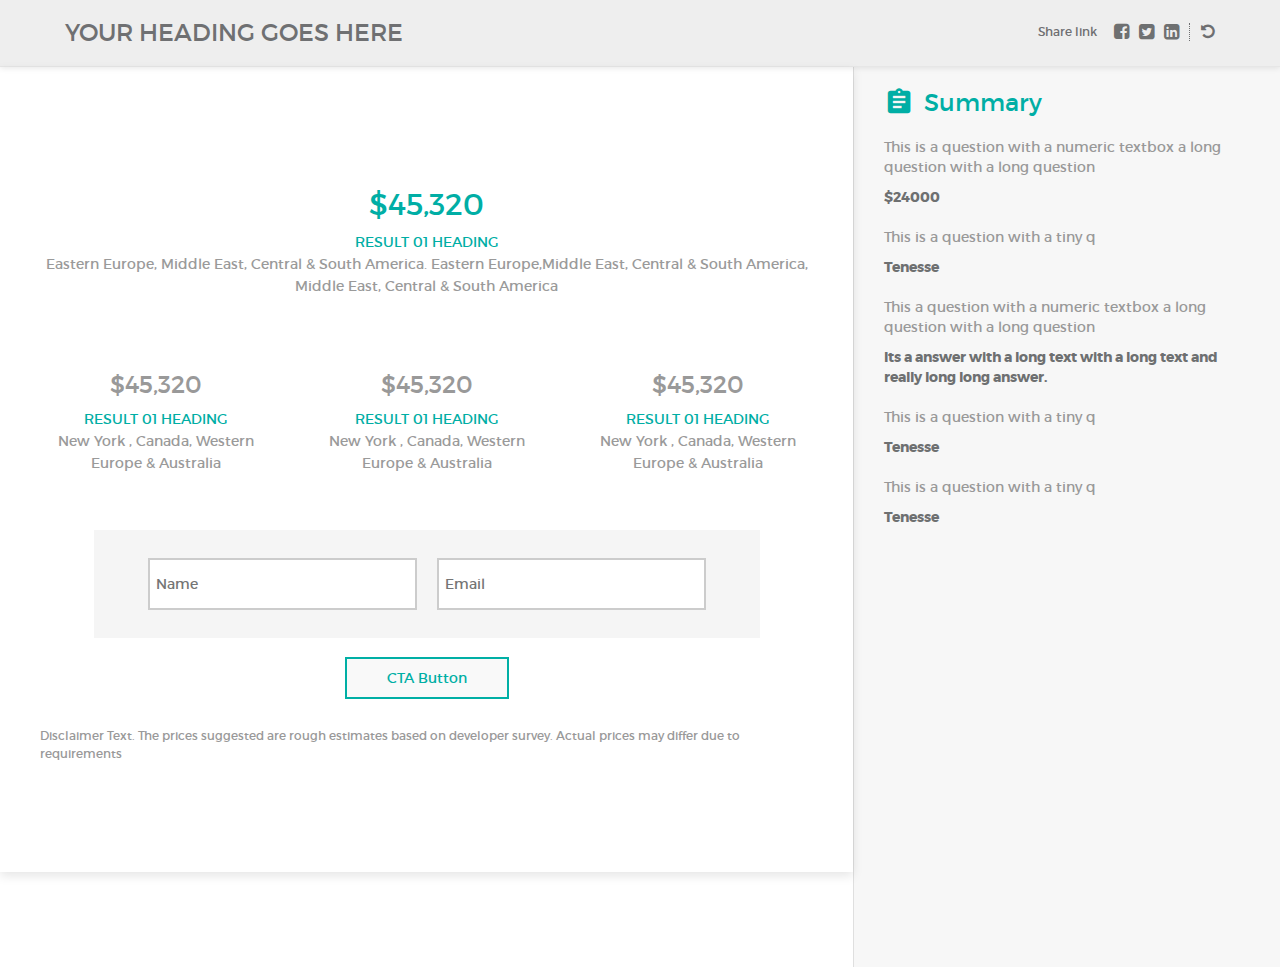
<file: result.html>
<!DOCTYPE html>
<html lang="en">

<head>
    <title>Template Result</title>
    <!-- Bootstrap core CSS -->
    <link href="css/bootstrap.min.css" rel="stylesheet">
    <link href="https://fonts.googleapis.com/icon?family=Material+Icons" rel="stylesheet">
    <link href="css/font-awesome.css" rel="stylesheet">
    <link href="css/fonts.css" rel="stylesheet">
    <link href="css/style.css" rel="stylesheet">
</head>

<body>
	<section class="result-section">
		<div class="top-head">
			<div class="col-sm-6 col-md-6 col-xs-12">
				<h4>Your heading goes here </h4>
			</div>
			<div class="col-sm-6 col-md-6 col-xs-12 share-link">
				<ul>
					<li><h6>Share link</h6></li>
					<li><a href="#"><i class="fa fa-facebook-square" aria-hidden="true"></i></a></li>
					<li><a href="#"><i class="fa fa-twitter-square" aria-hidden="true"></i></a></li>
					<li><a href="#"><i class="fa fa-linkedin-square" aria-hidden="true"></i></a></li>
					<span><li></li></span>
					
					<span><a href="#"><i class="fa fa-undo" aria-hidden="true"></i></a></span>
				</ul>
			</div>
		</div>
		<div class="col-md-12 col-sm-12 col-xs-12 content-section">
			<div class="col-md-8 col-sm-8 col-xs-12 left-section ">
				<div class="mid-section">
					<div class="col-md-12 col-sm-12 col-xs-12 small-top-sec">
						<h4>$45,320</h4>
						<h6>RESULT 01 HEADING</h6>
						<h6 class="grey-color">Eastern Europe, Middle East, Central & South America. Eastern Europe,Middle East, Central & South America, Middle East, Central & South America</h6>
					</div>
					<div class="col-md-12 col-sm-12 col-xs-12 small-sec">
						<div class="col-md-4 col-sm-4 col-sm-12" >
							<h4>$45,320</h4>
							<h6>RESULT 01 HEADING</h6>
							<h6 class="grey-color">New York , Canada, Western Europe & Australia</h6>
						</div>
						<div class="col-md-4 col-sm-4 col-sm-12">
							<h4>$45,320</h4>
							<h6>RESULT 01 HEADING</h6>
							<h6 class="grey-color">New York , Canada, Western Europe & Australia</h6>
						</div>
						<div class="col-md-4 col-sm-4 col-sm-12">
							<h4>$45,320</h4>
							<h6>RESULT 01 HEADING</h6>
							<h6 class="grey-color">New York , Canada, Western Europe & Australia</h6>
						</div>
					</div>
					<div class="col-md-12 col-sm-12 col-xs-12 cta-outer">
						<div class="mid-inner">
							<input type="text" class="" placeholder="Name ">
							<input type="email" class="" placeholder="Email">
						</div>
					</div>
					<div class="col-md-12 col-sm-12 col-xs-12 cta-outer">
						<a href="#" class="bordered-btn">CTA Button</a>
					</div>
					
					<div class="bottom-section">Disclaimer Text. The prices suggested are rough estimates based on developer survey. Actual prices may differ due to requirements</div>
				</div>
			</div>
			<div class="col-md-4 col-sm-4 col-xs-12 right-section">
				<div class="internal-sec">
				<div class="col-md-12 col-sm-12 col-xs-12">
					 <h3 > <i class="material-icons">assignment</i> <span>Summary</span> </h3>
				</div>
				<div class="col-md-12 col-sm-12 col-xs-12">
					<h4>This is a question with a numeric textbox a long question with a long question</h4>
					<h5>$24000</h5>
				</div>
				<div class="col-md-12 col-sm-12 col-xs-12">
					<h4>This is a question with a tiny q </h4>
					<h5>Tenesse</h5>
				</div>
				<div class="col-md-12 col-sm-12 col-xs-12">
					<h4>This a question with a numeric textbox a long question with a long question</h4>
					<h5>Its a answer with a long text with a long text and really long long answer.</h5>
				</div>
				<div class="col-md-12 col-sm-12 col-xs-12">
					<h4>This is a question with a tiny q </h4>
					<h5>Tenesse</h5>
				</div>
				<div class="col-md-12 col-sm-12 col-xs-12">
					<h4>This is a question with a tiny q </h4>
					<h5>Tenesse</h5>
				</div>	
				</div>
			</div>
		</div>
	</section>
     <!-- Bootstrap core JavaScript
    ================================================== -->
    <script src="http://ajax.googleapis.com/ajax/libs/jquery/2.0.2/jquery.min.js"></script>
    <script src="js/bootstrap.min.js"></script>
 </body>
</html>
</file>
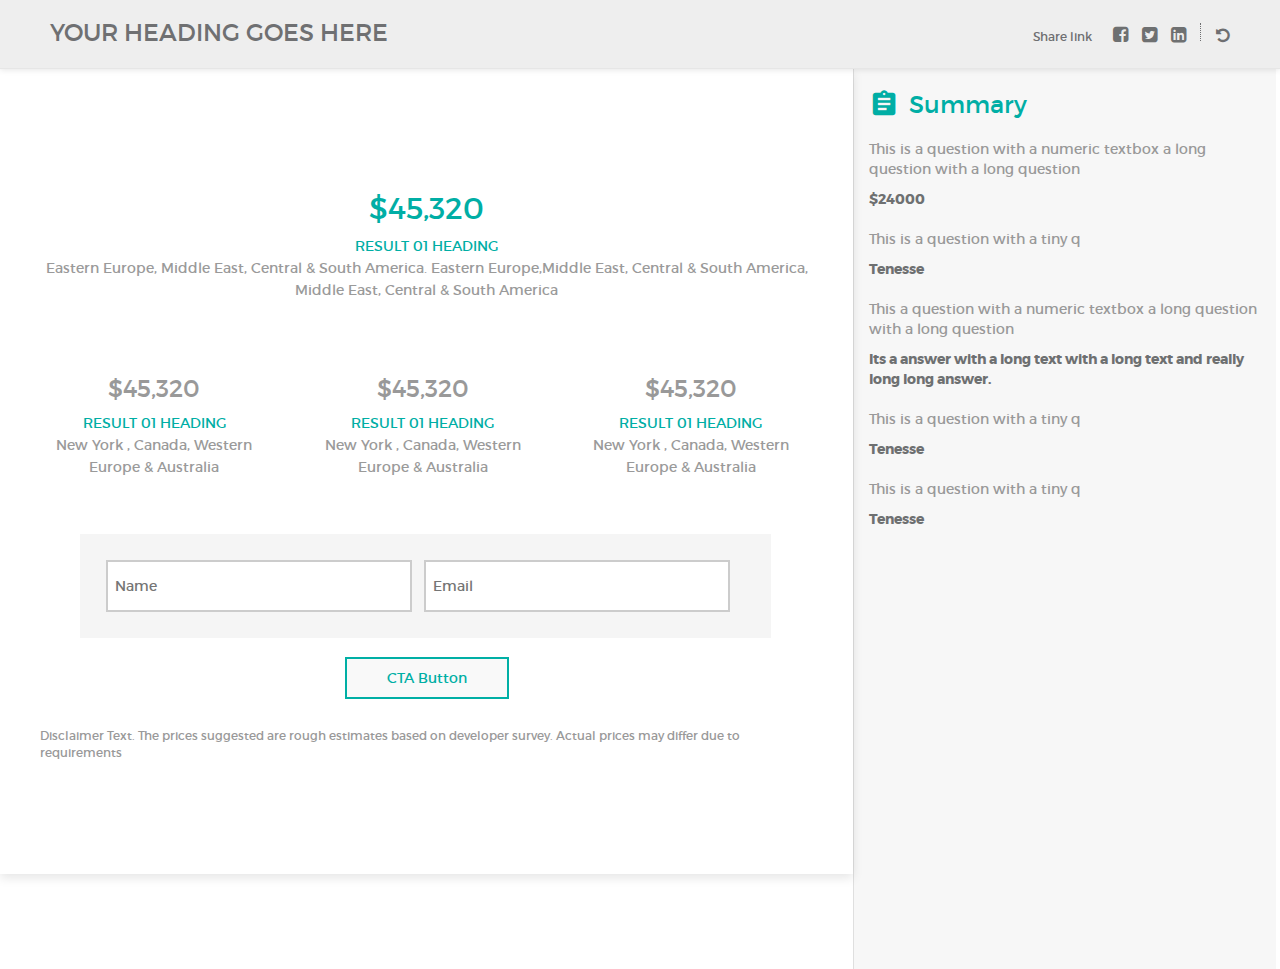
<file: result1.html>
<!DOCTYPE html>
<html lang="en">

<head>
    <title>Template Result</title>
    <!-- Bootstrap core CSS -->
    <link href="css/bootstrap.min.css" rel="stylesheet">
    <link href="https://fonts.googleapis.com/icon?family=Material+Icons" rel="stylesheet">
    <link href="css/font-awesome.css" rel="stylesheet">
    <link href="css/fonts.css" rel="stylesheet">
    <link href="css/style1.css" rel="stylesheet">
	<link href="css/responsive.css" rel="stylesheet">
	<meta name="viewport" content="width=device-width, initial-scale=1.0">
</head>

<body>
	<section class="result-section">
		<section>
			<div>
				<div class="top-head">
					<section>
						<div>
							<div class="w50">
								<h4>Your heading goes here </h4>
							</div>
						</div>
					</section>
					<section>
						<div>
							<div class="share-link">
								<ul>
									<li><h6>Share link</h6></li>
									<li><a href="#"><i class="fa fa-facebook-square" aria-hidden="true"></i></a></li>
									<li><a href="#"><i class="fa fa-twitter-square" aria-hidden="true"></i></a></li>
									<li><a href="#"><i class="fa fa-linkedin-square" aria-hidden="true"></i></a></li>
									<span><li></li></span>
									<span><a href="#"><i class="fa fa-undo" aria-hidden="true"></i></a></span>
								</ul>
							</div>
						</div>
					</section>
				</div>
			</div>
		</section>
		<section>
			<div>
				<div class="content-section">
					<section>
						<div>
							<div class="left-section ">
								<div class="mid-section">
									<div class="small-top-sec">
										<section>
											<div>
												<h4>$45,320</h4>
											</div>
										</section>
										<section>
											<div>
												<h6>RESULT 01 HEADING</h6>
											</div>
										</section>
										<section>
											<div>
												<h6 class="grey-color">Eastern Europe, Middle East, Central & South America. Eastern Europe,Middle East, Central & South America, Middle East, Central & South America</h6>
											</div>
										</section>
									</div>
									<section>
										<div>
											<div class="small-sec">
												<div class="w33" >
													<section>
														<div>
															<h4>$45,320</h4>
														</div>
													</section>
													<section>
														<div>
															<h6>RESULT 01 HEADING</h6>
														</div>
													</section>
													<section>
														<div>
															<h6 class="grey-color">New York , Canada, Western Europe & Australia</h6>
														</div>
													</section>
												</div>
												<div class="w33">
													<section>
														<div>
															<h4>$45,320</h4>
														</div>
													</section>
													<section>
														<div>
															<h6>RESULT 01 HEADING</h6>
														</div>
													</section>
													<section>
														<div>
															<h6 class="grey-color">New York , Canada, Western Europe & Australia</h6>
														</div>
													</section>
												</div>
												<div class="w33">
													<section>
														<div>
															<h4>$45,320</h4>
														</div>
													</section>
													<section>
														<div>
															<h6>RESULT 01 HEADING</h6>
														</div>
													</section>
													<section>
														<div>
															<h6 class="grey-color">New York , Canada, Western Europe & Australia</h6>
														</div>
													</section>
												</div>
											</div>
										</div>
									</section>
									<section>
										<div>
											<div class="cta-outer">
												<div class="mid-inner">
													<section>
														<div>
															<input type="text" class="" placeholder="Name ">
															<input type="email" class="" placeholder="Email ">
														</div>
													</section>
												</div>
											</div>
											<div class="cta-outer">
												<section>
													<div>
														<a href="#" class="bordered-btn">CTA Button</a>
													</div>
												</section>
											</div>
										</div>
									</section>
									<section>
										<div>
											<div class="bottom-section">Disclaimer Text. The prices suggested are rough estimates based on developer survey. Actual prices may differ due to requirements</div>
										</div>
									</section>
								</div>
							</div>
						</div>
					</section>
					<section>
						<div>
							<div class="right-section">
								<div class="internal-sec">
									<div class="w100">
										<section>
											<div>
												<h3 class > <i class="material-icons">assignment</i> <span>Summary</span> </h3>
											</div>
										</section>
									</div>
									<div class="w100">
										<section>
											<div>
												<h4>This is a question with a numeric textbox a long question with a long question</h4>
											</div>
										</section>
										<section>
											<div>
												<h5>$24000</h5>
											</div>
										</section>
									</div>
									<div class="w100">
										<section>
											<div>
												<h4>This is a question with a tiny q </h4>
											</div>
										</section>
										<section>
											<div>
												<h5>Tenesse</h5>
											</div>
										</section>
									</div>
									<div class="w100">
										<section>
											<div>
												<h4>This a question with a numeric textbox a long question with a long question</h4>
											</div>
										</section>
										<section>
											<div>
												<div class="txt">
													<h5>Its a answer with a long text with a long text and really long long answer.</h5>
												</div>
											</div>
										</section>
									</div>
									<div class="w100">
										<section>
											<div>
												<h4>This is a question with a tiny q </h4>
											</div>
										</section>
										<section>
											<div>
												<h5>Tenesse</h5>
											</div>
										</section>
									</div>
									<div class="w100">
										<section>
											<div>
												<h4>This is a question with a tiny q </h4>
											</div>
										</section>
										<section>
											<div>
												<h5>Tenesse</h5>
											</div>
										</section>
									</div>	
								</div>
							</div>
						</div>
					</section>
				</div>
			</div>
		</section>
	</section>
     <!-- Bootstrap core JavaScript
    ================================================== -->
    <script src="http://ajax.googleapis.com/ajax/libs/jquery/2.0.2/jquery.min.js"></script>
    <script src="js/bootstrap.min.js"></script>
 </body>
</html>
</file>
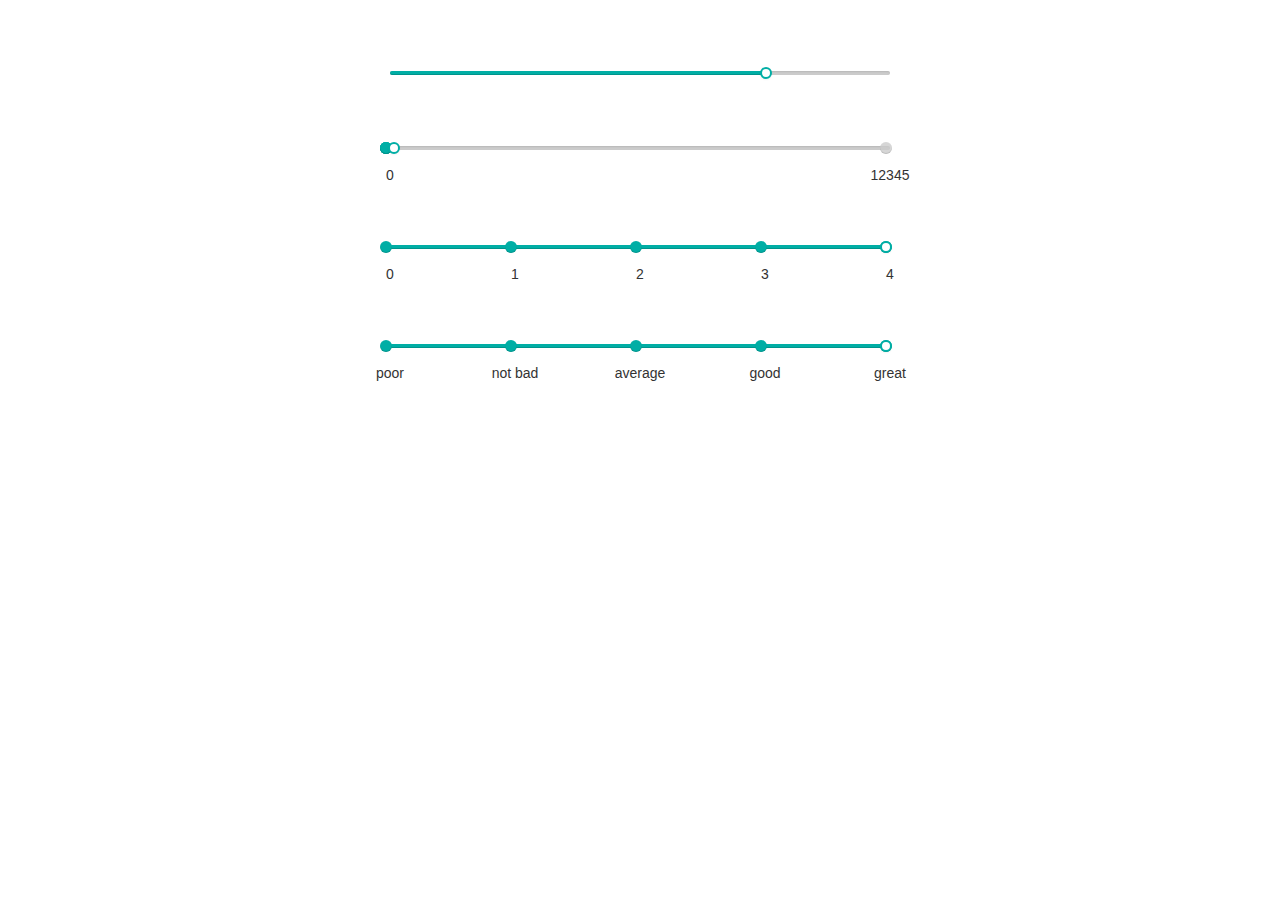
<file: data/index2.html>
<!DOCTYPE html>
<html lang="en">

<head>
    <meta charset="utf-8">
    <meta name="viewport" content="width=device-width, initial-scale=1.0">
    <meta name="description" content="Examples for bootstrap-slider plugin">
    <meta name="author" content="">

    <title>Slider for Bootstrap Examples Page</title>

    <!-- core CSS -->
    <link href="dependencies/css/bootstrap.min.css" rel="stylesheet">
    <link href="css/bootstrap-slider.css" rel="stylesheet">
	<link href="css/style.css" rel="stylesheet" type="text/css" >
    <!-- Custom styles for this template -->
	<style>
		
		</style>
	<script type='text/javascript' src="dependencies/js/modernizr.js"></script>
    <!-- HTML5 shim and Respond.js IE8 support of HTML5 elements and media queries -->
    <!--[if lt IE 9]>
      <script src="../../assets/js/html5shiv.js"></script>
      <script src="../../assets/js/respond.min.js"></script>
    <![endif]-->
  </head>

  <body>

    <div class="container">
		<div class="examples">
			<div class='slider-example'>
				<div class="well1">
					<input id="ex1" data-slider-id='ex1Slider' type="text" data-slider-min="-5" data-slider-max="20" data-slider-step="1" data-slider-value="14"/>
				</div>
			</div>
		</div> <!-- /examples -->
		<div class='slider-example'>
			<div class="well1">
				<input id="ex13" type="text"/>
			</div>
		</div>
		<div class='slider-example'>
			<div class="well1">
				<input id="ex144" type="text"/>
			</div>
		</div>
		<div class='slider-example'>
			 <div class="well1">
				<input id="ex20" type="text"
					data-provide="slider"
					data-slider-ticks="[1, 2, 3, 4, 5]"
					data-slider-ticks-labels='["poor", "not bad", "average" , "good" , "great"]'
					data-slider-min="1"
					data-slider-max="5"
					data-slider-step="1"
					data-slider-value="5"
					data-slider-tooltip="hide" />
			</div>
		</div>

    </div> <!-- /container -->


    <!-- core JavaScript
    ================================================== -->
    <script type='text/javascript' src="dependencies/js/jquery.min.js"></script>
    <script type='text/javascript' src="js/bootstrap-slider.js"></script>
    <script type='text/javascript'>
    	$(document).ready(function() {
    		/* Example 1 */
	    	$('#ex1').slider({
	          	formatter: function(value) {
	            	return 'value: ' + value;
	          	}
	        });
			/* Example 13 */
			$("#ex13").slider({
				ticks: [0, 1, 2, 3, 12345],
				ticks_labels: ['0', '', '', '', '12345'],
				ticks_snap_bounds: 30,
				value: 200
			});
			$("#ex144").slider({
				ticks: [0, 1, 2, 3, 4],
				ticks_labels: ['0', '1', '2', '3', '4'],
				ticks_snap_bounds: 30,
				value: 200
			});
			$('#ex20a').on('click', function(e) {
				$('#ex20a')
					.parent()
					.find(' >.well')
					.toggle()
					.find('input')
					.slider('relayout');
				e.preventDefault();
			});
			});
    </script>
    <!-- Placed at the end of the document so the pages load faster -->
  </body>
</html>
</file>
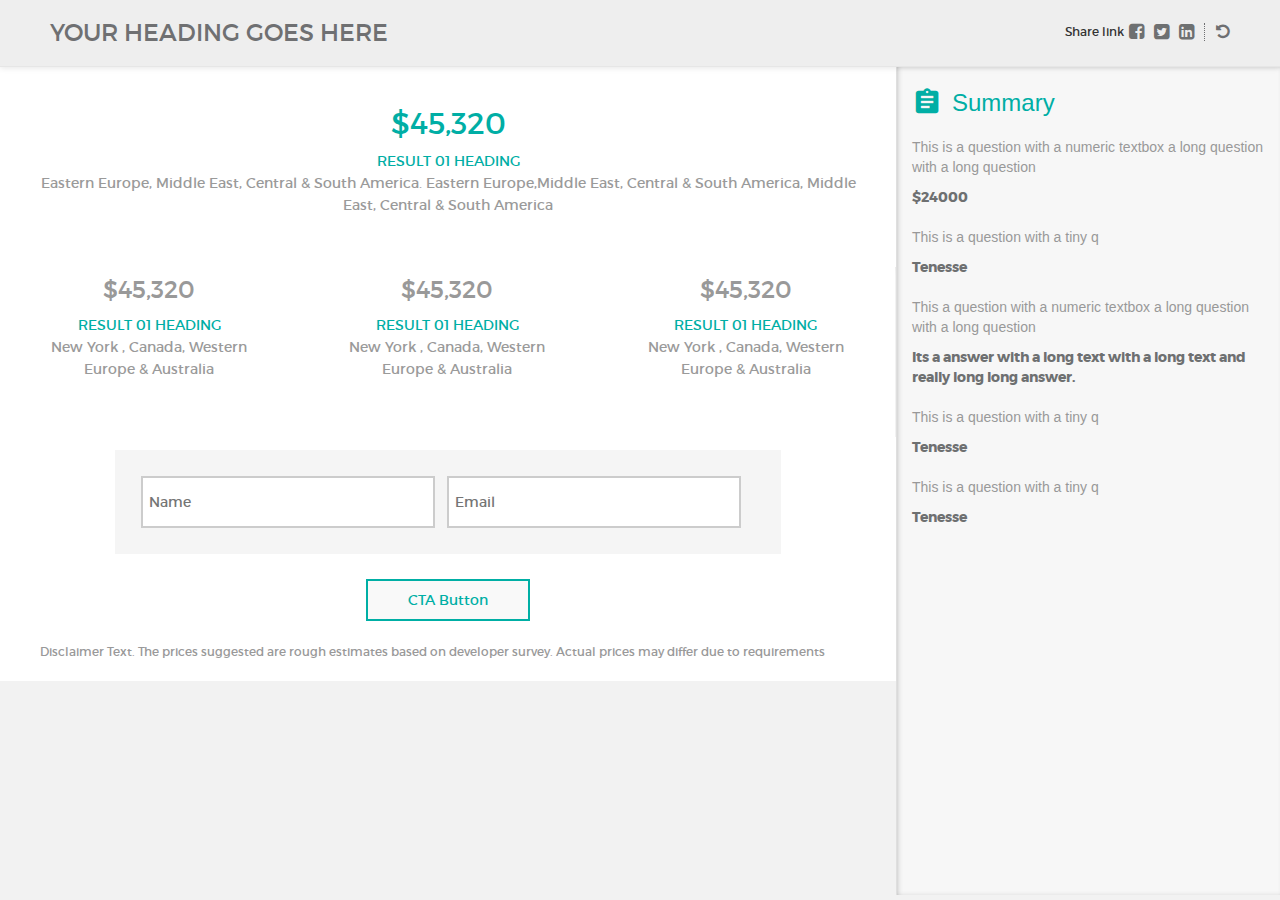
<file: base html/result/index1.html>
<!DOCTYPE html>
<html lang="en">

<head>
    <title>Template Result</title>
    <!-- Bootstrap core CSS -->
    <link href="css/bootstrap.min.css" rel="stylesheet">
    <link href="https://fonts.googleapis.com/icon?family=Material+Icons" rel="stylesheet">
    <link href="css/font-awesome.css" rel="stylesheet">
    <link href="css/fonts.css" rel="stylesheet">
    <link href="css/style1.css" rel="stylesheet">
	<link href="css/responsive.css" rel="stylesheet">
	<meta name="viewport" content="width=device-width, initial-scale=1.0">
</head>

<body>
		<section class="top-head">
			<div>
				<div class="mid-width">
					<h4>Your heading goes here </h4>
				</div>
			</div>
			<div>
				<div class="share-link">
					<ul>
						<li><h6>Share link</h6></li>
						<li><a href="#"><i class="fa fa-facebook-square" aria-hidden="true"></i></a></li>
						<li><a href="#"><i class="fa fa-twitter-square" aria-hidden="true"></i></a></li>
						<li><a href="#"><i class="fa fa-linkedin-square" aria-hidden="true"></i></a></li>
						<span><li></li></span>
						<span><a href="#"><i class="fa fa-undo" aria-hidden="true"></i></a></span>
					</ul>
				</div>
			</div>
		</section>
		<section class="result-top-section ">
			<div>
				<div class="small-top-sec">
					<h4>$45,320</h4>
				</div>
			</div>	
			<div>
				<div class="small-top-sec">
					<h6>RESULT 01 HEADING</h6>
					<h6 class="grey-color">Eastern Europe, Middle East, Central & South America. Eastern Europe,Middle East, Central & South America, Middle East, Central & South America</h6>
				</div>
			</div>	
		</section>
		
		<!--Right Section-->
		<div class="right-section">
			<div class="internal-sec">
				<div class="full-width">
					<div class="res">
						<h3 class > <i class="material-icons">assignment</i> <span>Summary</span> </h3>
					</div>
				</div>
				<div class="full-width">
					<h4>This is a question with a numeric textbox a long question with a long question</h4>
					<h5>$24000</h5>
				</div>
				<div class="full-width">
					<h4>This is a question with a tiny q </h4>
					<h5>Tenesse</h5>
				</div>
				<div class="full-width">
					<h4>This a question with a numeric textbox a long question with a long question</h4>
					<h5>Its a answer with a long text with a long text and really long long answer.</h5>
				</div>
				<div class="full-width">
					<h4>This is a question with a tiny q </h4>
					<h5>Tenesse</h5>
				</div>
				<div class="full-width">
					<h4>This is a question with a tiny q </h4>
					<h5>Tenesse</h5>
				</div>	
			</div>
		</div>
	<!--Right Section End-->
		
		<section class="result-small-section ">
			<div>
				<div class="small-top-sec">
					<h4>$45,320</h4>
				</div>
			</div>	
			<div>
				<div class="small-top-sec">
					<h6>RESULT 01 HEADING</h6>
					<h6 class="grey-color">New York , Canada, Western Europe & Australia</h6>
				</div>
			</div>	
		</section>
		<section class="result-small-section ">
			<div>
				<div class="small-top-sec">
					<h4>$45,320</h4>
				</div>
			</div>	
			<div>
				<div class="small-top-sec">
					<h6>RESULT 01 HEADING</h6>
					<h6 class="grey-color">New York , Canada, Western Europe & Australia</h6>
				</div>
			</div>	
		</section>
		<section class="result-small-section last">
			<div>
				<div class="small-top-sec">
					<h4>$45,320</h4>
				</div>
			</div>	
			<div>
				<div class="small-top-sec">
					<h6>RESULT 01 HEADING</h6>
					<h6 class="grey-color">New York , Canada, Western Europe & Australia</h6>
				</div>
			</div>	
		</section>
		
		<section class="cta-outer">
			<div>
				<div class="mid-inner">
					<input type="text" class="" placeholder="Name ">
					<input type="email" class="" placeholder="Email ">
				</div>
			</div>
		</section>
		<section class="cta-outer">
			<div>
				<a href="#" class="bordered-btn">CTA Button</a>
			</div>
		</section>
		<section class="bottom-section">
			<div>
				<div >Disclaimer Text. The prices suggested are rough estimates based on developer survey. Actual prices may differ due to requirements</div>
			</div>
		</section>
		
					
     <!-- Bootstrap core JavaScript
    ================================================== -->
    <script src="http://ajax.googleapis.com/ajax/libs/jquery/2.0.2/jquery.min.js"></script>
    <script src="js/bootstrap.min.js"></script>
 </body>
</html>
</file>
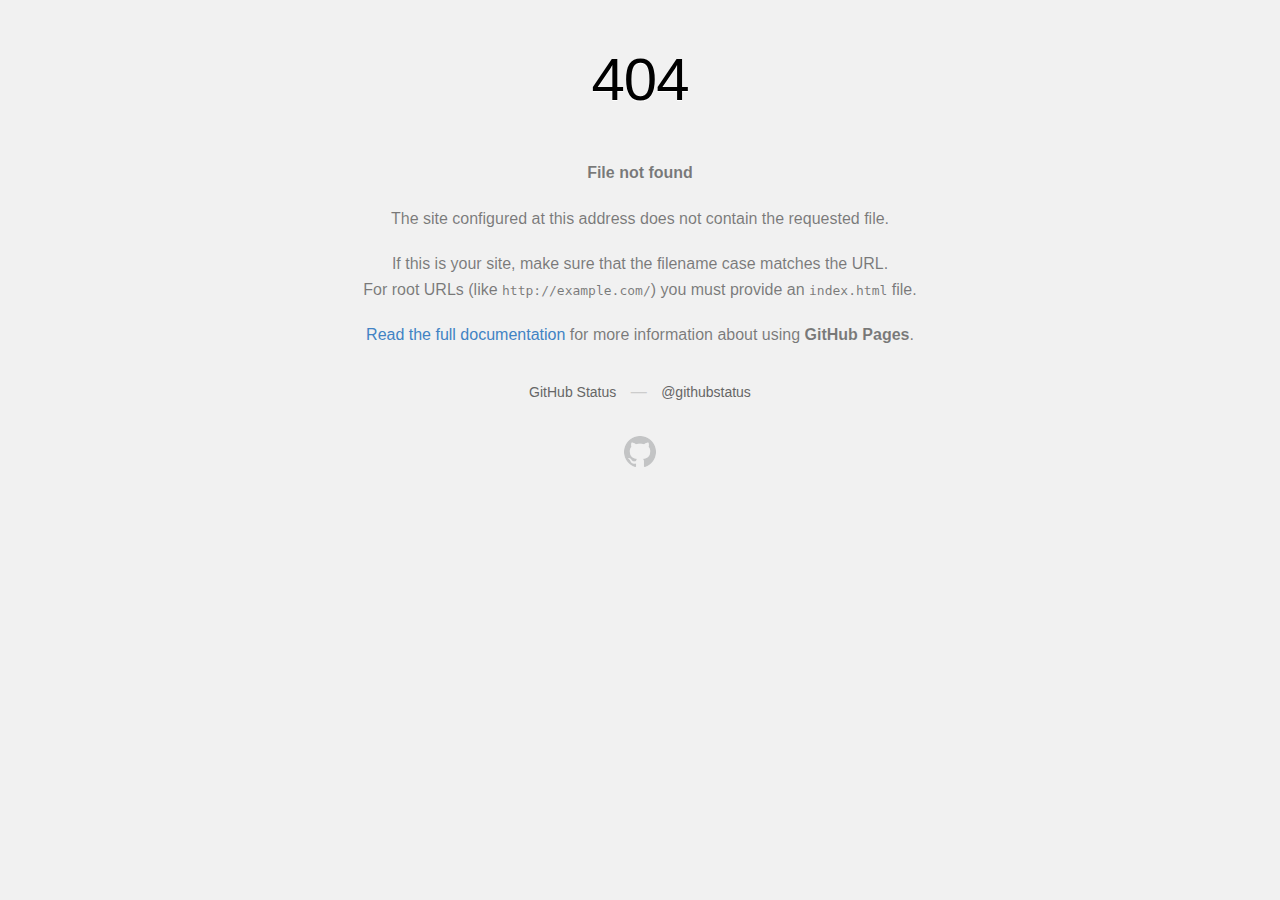
<file: data/dependencies/fonts/glyphicons-halflings-regular-2.html>
<!DOCTYPE html>
<html>
  <head>
    <meta http-equiv="Content-type" content="text/html; charset=utf-8">
    <meta http-equiv="Content-Security-Policy" content="default-src 'none'; style-src 'unsafe-inline'; img-src data:; connect-src 'self'">
    <title>Page not found &middot; GitHub Pages</title>
    <style type="text/css" media="screen">
      body {
        background-color: #f1f1f1;
        margin: 0;
        font-family: "Helvetica Neue", Helvetica, Arial, sans-serif;
      }

      .container { margin: 50px auto 40px auto; width: 600px; text-align: center; }

      a { color: #4183c4; text-decoration: none; }
      a:hover { text-decoration: underline; }

      h1 { width: 800px; position:relative; left: -100px; letter-spacing: -1px; line-height: 60px; font-size: 60px; font-weight: 100; margin: 0px 0 50px 0; text-shadow: 0 1px 0 #fff; }
      p { color: rgba(0, 0, 0, 0.5); margin: 20px 0; line-height: 1.6; }

      ul { list-style: none; margin: 25px 0; padding: 0; }
      li { display: table-cell; font-weight: bold; width: 1%; }

      .logo { display: inline-block; margin-top: 35px; }
      .logo-img-2x { display: none; }
      @media
      only screen and (-webkit-min-device-pixel-ratio: 2),
      only screen and (   min--moz-device-pixel-ratio: 2),
      only screen and (     -o-min-device-pixel-ratio: 2/1),
      only screen and (        min-device-pixel-ratio: 2),
      only screen and (                min-resolution: 192dpi),
      only screen and (                min-resolution: 2dppx) {
        .logo-img-1x { display: none; }
        .logo-img-2x { display: inline-block; }
      }

      #suggestions {
        margin-top: 35px;
        color: #ccc;
      }
      #suggestions a {
        color: #666666;
        font-weight: 200;
        font-size: 14px;
        margin: 0 10px;
      }

    </style>
  </head>
  <body>

    <div class="container">

      <h1>404</h1>
      <p><strong>File not found</strong></p>

      <p>
        The site configured at this address does not
        contain the requested file.
      </p>

      <p>
        If this is your site, make sure that the filename case matches the URL.<br>
        For root URLs (like <code>http://example.com/</code>) you must provide an
        <code>index.html</code> file.
      </p>

      <p>
        <a href="https://help.github.com/pages/">Read the full documentation</a>
        for more information about using <strong>GitHub Pages</strong>.
      </p>

      <div id="suggestions">
        <a href="https://status.github.com">GitHub Status</a> &mdash;
        <a href="https://twitter.com/githubstatus">@githubstatus</a>
      </div>

      <a href="/" class="logo logo-img-1x">
        <img width="32" height="32" title="" alt="" src="[data-uri]">
      </a>

      <a href="/" class="logo logo-img-2x">
        <img width="32" height="32" title="" alt="" src="[data-uri]">
      </a>
    </div>
  </body>
</html>
</file>
<file: css/fonts.css>
@font-face {
    font-family: 'montserratregular';
    src: url('../fonts/montserrat-regular-webfont.eot');
    }

@font-face {
    font-family: 'montserratregular';
    src: url([data-uri]) format('woff2'),
         url([data-uri]) format('woff'),
         url('../fonts/montserrat-regular-webfont.ttf') format('truetype'),
         url('../fonts/montserrat-regular-webfont.svg#montserratregular') format('svg');
    font-weight: normal;
    font-style: normal;
	font-smooth: always;
  -webkit-font-smoothing: antialiased;

}


.mregular-font {
    font-family: montserratregular;
}

@font-face {
    font-family: 'material_iconsregular';
    src: url('../fonts/materialicons-regular-webfont.woff2') format('woff2'),
         url('../fonts/materialicons-regular-webfont.woff') format('woff');
    font-weight: normal;
    font-style: normal;

}
@font-face {
  font-family: 'Material Icons';
  font-style: normal;
  font-weight: 400;
  src: url(MaterialIcons-Regular.eot); 
  src: local('Material Icons'),
       local('materialIcons-Regular'),
       url(../fonts/materialIcons-Regular.woff2) format('woff2'),
       url(../fonts/materialIcons-Regular.woff) format('woff'),
       url(../fonts/materialIcons-Regular.ttf) format('truetype');
}

.material-icons {
  font-family: 'Material Icons';
  font-weight: normal;
  font-style: normal;
  font-size: 24px;  /* Preferred icon size */
  display: inline-block;
  line-height: 1;
  text-transform: none;
  letter-spacing: normal;
  word-wrap: normal;
  white-space: nowrap;
  direction: ltr;

  /* Support for all WebKit browsers. */
  -webkit-font-smoothing: antialiased;
  /* Support for Safari and Chrome. */
  text-rendering: optimizeLegibility;

  /* Support for Firefox. */
  -moz-osx-font-smoothing: grayscale;

  /* Support for IE. */
  font-feature-settings: 'liga';
}

@font-face {
    font-family: "montserrat-light";
    font-style: normal;
    font-weight: normal;
    src: url("../fonts/montserrat-light-webfont.eot?#iefix") format("embedded-opentype"), url("../fonts/montserrat-light-webfont.woff2") format("woff2"), url("../fonts/montserrat-light-webfont.woff") format("woff"), url("../fonts/montserrat-light-webfont.ttf") format("truetype");
}

@font-face {
    font-family: 'montserrat-bold';
    src: url('../fonts/montserrat-bold-webfont.eot');
    src: url('../fonts/montserrat-bold-webfont.eot?#iefix') format('embedded-opentype'),
         url('../fonts/montserrat-bold-webfont.woff2') format('woff2'),
         url('../fonts/montserrat-bold-webfont.woff') format('woff'),
         url('../fonts/montserrat-bold-webfont.ttf') format('truetype');
    font-weight: normal;
    font-style: normal;

}
</file>
<file: css/selectize.default.css>
/**
 * selectize.default.css (v0.12.1) - Default Theme
 * Copyright (c) 2013–2015 Brian Reavis & contributors
 *
 * Licensed under the Apache License, Version 2.0 (the "License"); you may not use this
 * file except in compliance with the License. You may obtain a copy of the License at:
 * http://www.apache.org/licenses/LICENSE-2.0
 *
 * Unless required by applicable law or agreed to in writing, software distributed under
 * the License is distributed on an "AS IS" BASIS, WITHOUT WARRANTIES OR CONDITIONS OF
 * ANY KIND, either express or implied. See the License for the specific language
 * governing permissions and limitations under the License.
 *
 * @author Brian Reavis <brian@thirdroute.com>
 */
.selectize-control.plugin-drag_drop.multi > .selectize-input > div.ui-sortable-placeholder {
  visibility: visible !important;
  background: #f2f2f2 !important;
  background: rgba(0, 0, 0, 0.06) !important;
  border: 0 none !important;
  -webkit-box-shadow: inset 0 0 12px 4px #ffffff;
  box-shadow: inset 0 0 12px 4px #ffffff;
}
.selectize-control.plugin-drag_drop .ui-sortable-placeholder::after {
  content: '!';
  visibility: hidden;
}
.selectize-control.plugin-drag_drop .ui-sortable-helper {
  -webkit-box-shadow: 0 2px 5px rgba(0, 0, 0, 0.2);
  box-shadow: 0 2px 5px rgba(0, 0, 0, 0.2);
}
.selectize-dropdown-header {
  position: relative;
  padding: 5px 8px;
  border-bottom: 1px solid #d0d0d0;
  background: #f8f8f8;
  -webkit-border-radius: 3px 3px 0 0;
  -moz-border-radius: 3px 3px 0 0;
  border-radius: 3px 3px 0 0;
}
.selectize-dropdown-header-close {
  position: absolute;
  right: 8px;
  top: 50%;
  color: #303030;
  opacity: 0.4;
  margin-top: -12px;
  line-height: 20px;
  font-size: 20px !important;
}
.selectize-dropdown-header-close:hover {
  color: #000000;
}
.selectize-dropdown.plugin-optgroup_columns .optgroup {
  border-right: 1px solid #f2f2f2;
  border-top: 0 none;
  float: left;
  -webkit-box-sizing: border-box;
  -moz-box-sizing: border-box;
  box-sizing: border-box;
}
.selectize-dropdown.plugin-optgroup_columns .optgroup:last-child {
  border-right: 0 none;
}
.selectize-dropdown.plugin-optgroup_columns .optgroup:before {
  display: none;
}
.selectize-dropdown.plugin-optgroup_columns .optgroup-header {
  border-top: 0 none;
}
.selectize-control.plugin-remove_button [data-value] {
  position: relative;
  padding-right: 24px !important;
}
.selectize-control.plugin-remove_button [data-value] .remove {
  z-index: 1;
  /* fixes ie bug (see #392) */
  position: absolute;
  top: 0;
  right: 0;
  bottom: 0;
  width: 17px;
  text-align: center;
  font-weight: bold;
  font-size: 12px;
  color: inherit;
  text-decoration: none;
  vertical-align: middle;
  display: inline-block;
  padding: 2px 0 0 0;
  border-left: 1px solid #0073bb;
  -webkit-border-radius: 0 2px 2px 0;
  -moz-border-radius: 0 2px 2px 0;
  border-radius: 0 2px 2px 0;
  -webkit-box-sizing: border-box;
  -moz-box-sizing: border-box;
  box-sizing: border-box;
}
.selectize-control.plugin-remove_button [data-value] .remove:hover {
  background: rgba(0, 0, 0, 0.05);
}
.selectize-control.plugin-remove_button [data-value].active .remove {
  border-left-color: #00578d;
}
.selectize-control.plugin-remove_button .disabled [data-value] .remove:hover {
  background: none;
}
.selectize-control.plugin-remove_button .disabled [data-value] .remove {
  border-left-color: #aaaaaa;
}
.selectize-control {
  position: relative;
}
.selectize-dropdown,
.selectize-input,
.selectize-input input {
  color: #303030;
  font-family: inherit;
  font-size: 13px;
  line-height: 18px;
  -webkit-font-smoothing: inherit;
}
.selectize-input,
.selectize-control.single .selectize-input.input-active {
  background: #ffffff;
  cursor: text;
  display: inline-block;
}
.selectize-input {
  border: 1px solid #d0d0d0;
  padding: 8px 8px;
  display: inline-block;
  width: 100%;
  overflow: hidden;
  position: relative;
  z-index: 1;
  -webkit-box-sizing: border-box;
  -moz-box-sizing: border-box;
  box-sizing: border-box;
  -webkit-box-shadow: inset 0 1px 1px rgba(0, 0, 0, 0.1);
  box-shadow: inset 0 1px 1px rgba(0, 0, 0, 0.1);
  -webkit-border-radius: 3px;
  -moz-border-radius: 3px;
  border-radius: 3px;
}
.selectize-control.multi .selectize-input.has-items {
  padding: 5px 8px 2px;
}
.selectize-input.full {
  background-color: #ffffff;
}
.selectize-input.disabled,
.selectize-input.disabled * {
  cursor: default !important;
}
.selectize-input.focus {
  -webkit-box-shadow: inset 0 1px 2px rgba(0, 0, 0, 0.15);
  box-shadow: inset 0 1px 2px rgba(0, 0, 0, 0.15);
}
.selectize-input.dropdown-active {
  -webkit-border-radius: 3px 3px 0 0;
  -moz-border-radius: 3px 3px 0 0;
  border-radius: 3px 3px 0 0;
}
.selectize-input > * {
  vertical-align: baseline;
  display: -moz-inline-stack;
  display: inline-block;
  zoom: 1;
  *display: inline;
}
.selectize-control.multi .selectize-input > div {
  cursor: pointer;
  margin: 0 3px 3px 0;
  padding: 2px 6px;
  background: #1da7ee;
  color: #ffffff;
  border: 1px solid #0073bb;
}
.selectize-control.multi .selectize-input > div.active {
  background: #92c836;
  color: #ffffff;
  border: 1px solid #00578d;
}
.selectize-control.multi .selectize-input.disabled > div,
.selectize-control.multi .selectize-input.disabled > div.active {
  color: #ffffff;
  background: #d2d2d2;
  border: 1px solid #aaaaaa;
}
.selectize-input > input {
  display: inline-block !important;
  padding: 0 !important;
  min-height: 0 !important;
  max-height: none !important;
  max-width: 100% !important;
  margin: 0 1px !important;
  text-indent: 0 !important;
  border: 0 none !important;
  background: none !important;
  line-height: inherit !important;
  -webkit-user-select: auto !important;
  -webkit-box-shadow: none !important;
  box-shadow: none !important;
}
.selectize-input > input::-ms-clear {
  display: none;
}
.selectize-input > input:focus {
  outline: none !important;
}
.selectize-input::after {
  content: ' ';
  display: block;
  clear: left;
}
.selectize-input.dropdown-active::before {
  content: ' ';
  display: block;
  position: absolute;
  background: #f0f0f0;
  height: 1px;
  bottom: 0;
  left: 0;
  right: 0;
}
.selectize-dropdown {
  position: absolute;
  z-index: 10;
  border: 1px solid #d0d0d0;
  background: #ffffff;
  margin: -1px 0 0 0;
  border-top: 0 none;
  -webkit-box-sizing: border-box;
  -moz-box-sizing: border-box;
  box-sizing: border-box;
  -webkit-box-shadow: 0 1px 3px rgba(0, 0, 0, 0.1);
  box-shadow: 0 1px 3px rgba(0, 0, 0, 0.1);
  -webkit-border-radius: 0 0 3px 3px;
  -moz-border-radius: 0 0 3px 3px;
  border-radius: 0 0 3px 3px;
}
.selectize-dropdown [data-selectable] {
  cursor: pointer;
  overflow: hidden;
}
.selectize-dropdown [data-selectable] .highlight {
  background: rgba(125, 168, 208, 0.2);
  -webkit-border-radius: 1px;
  -moz-border-radius: 1px;
  border-radius: 1px;
}
.selectize-dropdown [data-selectable],
.selectize-dropdown .optgroup-header {
  padding: 5px 8px;
}
.selectize-dropdown .optgroup:first-child .optgroup-header {
  border-top: 0 none;
}
.selectize-dropdown .optgroup-header {
  color: #303030;
  background: #ffffff;
  cursor: default;
}
.selectize-dropdown .active {
  background-color: #f5fafd;
  color: #495c68;
}
.selectize-dropdown .active.create {
  color: #495c68;
}
.selectize-dropdown .create {
  color: rgba(48, 48, 48, 0.5);
}
.selectize-dropdown-content {
  overflow-y: auto;
  overflow-x: hidden;
  max-height: 200px;
}
.selectize-control.single .selectize-input,
.selectize-control.single .selectize-input input {
  cursor: pointer;
}
.selectize-control.single .selectize-input.input-active,
.selectize-control.single .selectize-input.input-active input {
  cursor: text;
}
.selectize-control.single .selectize-input:after {
  content: ' ';
  display: block;
  position: absolute;
  top: 50%;
  right: 15px;
  margin-top: -3px;
  width: 0;
  height: 0;
  border-style: solid;
  border-width: 5px 5px 0 5px;
  border-color: #808080 transparent transparent transparent;
}
.selectize-control.single .selectize-input.dropdown-active:after {
  margin-top: -4px;
  border-width: 0 5px 5px 5px;
  border-color: transparent transparent #808080 transparent;
}
.selectize-control.rtl.single .selectize-input:after {
  left: 15px;
  right: auto;
}
.selectize-control.rtl .selectize-input > input {
  margin: 0 4px 0 -2px !important;
}
.selectize-control .selectize-input.disabled {
  opacity: 0.5;
  background-color: #fafafa;
}
.selectize-control.multi .selectize-input.has-items {
  padding-left: 5px;
  padding-right: 5px;
}
.selectize-control.multi .selectize-input.disabled [data-value] {
  color: #999;
  text-shadow: none;
  background: none;
  -webkit-box-shadow: none;
  box-shadow: none;
}
.selectize-control.multi .selectize-input.disabled [data-value],
.selectize-control.multi .selectize-input.disabled [data-value] .remove {
  border-color: #e6e6e6;
}
.selectize-control.multi .selectize-input.disabled [data-value] .remove {
  background: none;
}
.selectize-control.multi .selectize-input [data-value] {
  text-shadow: 0 1px 0 rgba(0, 51, 83, 0.3);
  -webkit-border-radius: 3px;
  -moz-border-radius: 3px;
  border-radius: 3px;
  background-color: #1b9dec;
  background-image: -moz-linear-gradient(top, #1da7ee, #178ee9);
  background-image: -webkit-gradient(linear, 0 0, 0 100%, from(#1da7ee), to(#178ee9));
  background-image: -webkit-linear-gradient(top, #1da7ee, #178ee9);
  background-image: -o-linear-gradient(top, #1da7ee, #178ee9);
  background-image: linear-gradient(to bottom, #1da7ee, #178ee9);
  background-repeat: repeat-x;
  filter: progid:DXImageTransform.Microsoft.gradient(startColorstr='#ff1da7ee', endColorstr='#ff178ee9', GradientType=0);
  -webkit-box-shadow: 0 1px 0 rgba(0,0,0,0.2),inset 0 1px rgba(255,255,255,0.03);
  box-shadow: 0 1px 0 rgba(0,0,0,0.2),inset 0 1px rgba(255,255,255,0.03);
}
.selectize-control.multi .selectize-input [data-value].active {
  background-color: #0085d4;
  background-image: -moz-linear-gradient(top, #008fd8, #0075cf);
  background-image: -webkit-gradient(linear, 0 0, 0 100%, from(#008fd8), to(#0075cf));
  background-image: -webkit-linear-gradient(top, #008fd8, #0075cf);
  background-image: -o-linear-gradient(top, #008fd8, #0075cf);
  background-image: linear-gradient(to bottom, #008fd8, #0075cf);
  background-repeat: repeat-x;
  filter: progid:DXImageTransform.Microsoft.gradient(startColorstr='#ff008fd8', endColorstr='#ff0075cf', GradientType=0);
}
.selectize-control.single .selectize-input {
  -webkit-box-shadow: 0 1px 0 rgba(0,0,0,0.05), inset 0 1px 0 rgba(255,255,255,0.8);
  box-shadow: 0 1px 0 rgba(0,0,0,0.05), inset 0 1px 0 rgba(255,255,255,0.8);
  background-color: #f9f9f9;
  background-image: -moz-linear-gradient(top, #fefefe, #f2f2f2);
  background-image: -webkit-gradient(linear, 0 0, 0 100%, from(#fefefe), to(#f2f2f2));
  background-image: -webkit-linear-gradient(top, #fefefe, #f2f2f2);
  background-image: -o-linear-gradient(top, #fefefe, #f2f2f2);
  background-image: linear-gradient(to bottom, #fefefe, #f2f2f2);
  background-repeat: repeat-x;
  filter: progid:DXImageTransform.Microsoft.gradient(startColorstr='#fffefefe', endColorstr='#fff2f2f2', GradientType=0);
}
.selectize-control.single .selectize-input,
.selectize-dropdown.single {
  border-color: #b8b8b8;
}
.selectize-dropdown .optgroup-header {
  padding-top: 7px;
  font-weight: bold;
  font-size: 0.85em;
}
.selectize-dropdown .optgroup {
  border-top: 1px solid #f0f0f0;
}
.selectize-dropdown .optgroup:first-child {
  border-top: 0 none;
}
</file>
<file: css/style.css>
/*common css*/
body {
    margin: 0;
    padding: 0;
    font-size: 14px; background:#f2f2f2;
}
input:not([type]),
input[type=text],
input[type=password],
input[type=email],
input[type=url],
input[type=time],
input[type=date],
input[type=datetime],
input[type=datetime-local],
input[type=tel],
input[type=number],
input[type=search],
textarea.materialize-textarea {
    background-color: transparent;
    border: 1px solid #d9dad3;
    border-radius: 0;
    outline: none;
    width: 100%;
    font-size: 16px;
    margin: 0 0 15px 0;
    padding: 14px 1%;
    box-shadow: none;
    transition: all 0.3s;
    -moz-box-sizing: border-box;
    -webkit-box-sizing: border-box;
    box-sizing: border-box;
}
section{ height:100%;}
.prime-action {font-family: montserratregular;font-size: 18px;color: #fff;margin-top: 20px; padding: 10px 4%;background: #00aea5;border-radius: 0 !important;}
.btn.prime-action.focus,.btn.prime-action:focus,.btn.prime-action:hover {color: #fff; text-decoration: none;}

/*common css ends*/

/*Main Section Style */
.main-bg {background: url("../images/temp-bg1.jpg") no-repeat center center fixed;-webkit-background-size: cover;-moz-background-size: cover;-o-background-size: cover;
    background-size: cover;width: 100%;height: 100vh;display:table; overflow:hidden;}
	
/*header section*/
header {padding: 10px;}
header .logo {float: left;padding: 15px 10px;}
header .logo span {color: #fff;font-size: 18px;margin-left: 15px;font-family: montserratregular;}
/*header section end*/

/*Content section */
.landing-page {width: 100vw;display: table-cell;vertical-align: middle;height: 72vh;text-align:center;}
.landing-page .main-head {font-family: montserratregular;font-size: 48px;color: #00e3d8;word-wrap: break-word;}
.landing-page .sub-head {font-family: montserratregular;font-size: 24px;color: #e5e5e6;word-wrap: break-word;}
.landing-page .description {font-family: montserratregular;font-size: 14px;color: #b8b9bb;margin-top: 25px;word-wrap: break-word; padding: 0 20%;}
.input-section{ width:65%; margin:50px auto 0 auto ;}
.input-section input{ width: 43% !important; margin: 8px !important; border:2px solid #c4c4c6 !important; color:#fefeff; font-family:montserratregular; font-size:14px !important;}
.input-section ::-webkit-input-placeholder {color: #c4c4c6;}
.input-section :-moz-placeholder { /* Firefox 18- */ color: #c4c4c6;  }
.input-section ::-moz-placeholder {  /* Firefox 19+ */color: #c4c4c6; }
.input-section :-ms-input-placeholder {color: #c4c4c6;}

.date{ padding-left:0 !important;}
.pr0{ padding-right:0 !important;}
/*Content section end*/


/*Content section */
.section-footer {float: left;width: 100%; position: absolute; bottom: 0;padding: 10px 0;}
.section-footer .footer-nav { margin: 0; padding: 0;}
.section-footer .footer-nav li {float: left;display: inline;}
.section-footer .footer-nav li a {color: #fff;font-family: montserratregular;font-size: 12px;text-decoration: none;}
.section-footer .footer-nav li a:hover { color: #fff;}
.section-footer .footer-nav li span {color: #fff;font-family: montserratregular;font-size: 12px;text-decoration: none;padding: 5px 10px;}
.section-footer .powered-by {float: left;text-align: right;width: 100%;}
.section-footer .powered-by span { color: #fff;font-size: 14px; margin-right: 5px; font-family: montserratregular;}
/*Content section */


/*Main Section Style */


/*theme style*/
.questions{padding-top:7%;}
.questions-header header{ background:#161a29; float:left; width:100%; padding:0;} 
.questions-header header .p-right0{ padding-right:0;}
.questions-header header .logo {float: left; padding:10px; }
.questions-header header .right-sec {float: left; background:#00aea5; min-height:70px; padding:13px 10px 10px 2% ; position:relative; }
.questions-header header .right-sec i{ font-size:20px;color:#fff; position:absolute; left:-72px;}
.questions-header header .right-sec p{ float:left; font-size:11px;color:#fff; padding-left:26px; font-family: montserratregular; margin-bottom:5px;  }
.questions-header header .right-sec span{ float:left; font-size:20px;color:#fff; font-family: montserratregular; padding-left:5px; }
.que-fixed{position: fixed;top: 0; width: 100%; z-index:99;}
.question-page{padding-top:7%; }

.questions .question-head {font-family: montserratregular; font-size: 36px; text-align: center; color: #232f3f;margin-bottom: 15px;}
.questions .question-subhead { font-family: montserrat-light;font-size: 18px;text-align: center;color: #232f3f; width: 50%; margin: 0 auto; margin-bottom: 30px;}
.questions .question-section {width: 100%;border: 3px solid #dcdddf;display: inline-block;padding: 30px 40px; background:#fff;}
.questions .section-head {font-size: 22px; margin-bottom: 10px;font-family: montserrat-light;	color: #666e78;}
.questions  .file-outer .section-head {font-size: 22px; margin-bottom: 10px;font-family: montserrat-light;	color: #666e78;}
.questions .section-head i {color:#dcdddf; font-size:22px;}
.questions .question-components {width: 100%;display: inline-block;}
.questions .question-components .check-comp label{ margin-bottom:0;}

.questions .date-picker-outer .section-head{font-size: 22px;margin-bottom: 10px;font-family: montserrat-light;color: #666e78; margin-top:-20px;}
/*theme style end */


/*Components*/


/* Checkbox with tick icons */
.check-icon { width: 100%; padding: 8px 15px; border: 2px solid #eee; font-size: 16px;font-weight: normal;line-height: 16px;border-bottom: 0;font-family: montserrat-light;}
.check-icon.last {border: 2px solid #eee;}
.check-icon:hover, .check-icon.last:hover{ background:#f9f9f9; cursor:pointer;}
.check-icon input[type="checkbox"] {left: -9999px; position: absolute;}
.check-icon label {content: ""; width: 24px; height: 24px;border: 2px solid #00aea5;border-radius: 3px;margin-right: 15px;margin-bottom: 0px;position: relative;top: 8px;}
.check-icon input[type="checkbox"]:checked + label { background-color: #00aea5; border: none;top: 1px;}
.check-icon.gray-bg{ background:#f9f9f9;}
.check-icon label::after {display: inline-block;position: relative; /* width: 11px; */height: auto;left: 2px;top: 4px;font-size: 18px; color: #fff;font-weight: 700; height: 0px;/* line-height: 34px; */}
.check-icon input[type="checkbox"]:checked + label::after {font-family: "Material Icons"; content: "\e5ca";}
.check-icon div {line-height: 38px; display: inherit;}


/* Checkbox as icons */

.check-icon div {line-height: 38px;display: inherit;}
.check-icon label {display: inline-block;width: 24px; height: 24px; position: relative;top: 8px; margin: 0px 10px 0px 0px;}
.check-icon input[type="checkbox"]:checked + div {background-color: #00aea5;border: none;color: #fff;}
.check-icon input[type="checkbox"]:checked + div label {background-color: #fff;border: none;margin-bottom: 5px;}
.check-icon input[type="checkbox"]:checked + div label::after {font-family: "Material Icons"; content: "\e5ca";}
.ic label {content: none; border: none;height: auto; width: auto;color: #00aea5;}
.ic input[type="checkbox"]:checked + label::after { content: none;}
.ic input[type="checkbox"]:checked + label { color: #00aea5; background: none; top: 8px;}
.ic i {font-size: 24px; line-height: 1;}



/* Radio Buttons */

.radio-icon {
    width: 100%;
    /*padding: 12px 15px; */
    border: 2px solid #eee;
    font-size: 16px;
    font-weight: normal;
    line-height: 16px;
    border-bottom: 0;
    font-family: montserrat-light;
}
input { cursor:pointer; }
.radio-icon .active{ background:#f9f9f9;}
.radio-icon.last {
    border: 2px solid #eee;
}

.radio-icon:hover,
.radio-icon.last:hover {
    background: #f9f9f9;
    cursor: pointer;
}
.radio-icon .radio-btn label .radio-btn input[type="radio"]:checked+label {
    color: #00aea5;
    font-size: 15px;
}
.radio-icon .radio-btn input[type="radio"]:checked+label::after {
    border: 3px solid #00aea5;
}
.radio-icon .radio-btn input[type="radio"]:checked+label::before {
    background: #00aea5;
}
.radio-icon .radio-btn label::after {
    border: 3px solid #00aea5;
}

.radio-btn {
    position: relative;
    padding: 15px 20px
}
.radio-icon .radio-btn label{font-weight: 500;}
.radio-icon .radio-btn input[type="radio"] {
    position: absolute;
    opacity: 0;
    z-index: 1;
	
}
.radio-btn label {
    display: inline-block;
    line-height: 24px;
    vertical-align: middle;
    position: relative;
    padding-left: 30px;
    cursor: pointer;
    user-select: none;
    color: #424242
}
.radio-btn label::after {
    position: absolute;
    content: "";
    width: 21px;
    height: 21px;
    left: 0;
    top: 0;
    margin-left: 0px;
    background-color: #ffffff;
    border: 3px solid #00aea5;
    -webkit-border-radius: 3px;
    border-radius: 3px;
    background-clip: padding-box;
	
    cursor: pointer
}
.radio-btn label::before {
    position: absolute;
    content: "";
    width: 10px;
    height: 5px;
    top: 6px;
    left: 6px;
    margin-left: 0px;
    border: 3px solid #00aea5;
    border-top: none;
    border-right: none;
    background: transparent;
    -moz-transform: rotate(-45deg);
    -o-transform: rotate(-45deg);
    -ms-transform: rotate(-45deg);
    -webkit-transform: rotate(-45deg);
    transform: rotate(-45deg);
    opacity: 0;
    -webkit-transition: all 0.15s ease-in-out;
    -o-transition: all 0.15s ease-in-out;
    transition: all 0.15s ease-in-out;
    z-index: 1
}
.radio-btn label:active::before {
    opacity: 0.3
}

.radio-btn input[type="radio"]:checked+label {
    color: #000
}

.radio-btn input[type="radio"]:checked+label::after {
    border: 3px solid #000
}

.radio-btn input[type="radio"]:checked+label::before {
    opacity: 1
}

.radio-btn input[type="radio"]:disabled+label {
    color: #787878;
    cursor: default
}

.radio-btn input[type="radio"]:disabled+label::after {
    border: 3px solid #787878;
    background-color: #ffffff
}

.radio-btn input[type="radio"]:disabled+label::before {
    display: none
}
.radio-btn label::after {
    -webkit-border-radius: 50%;
    border-radius: 50%;
    background-clip: padding-box
}
.radio-btn label::before {
    width: 9px;
    height: 9px;
    border: none;
    top: 6px;
    left: 6px;
    -webkit-border-radius: 50%;
    border-radius: 50%;
    background-clip: padding-box;
    background-color: #00aea5;
    -moz-transform: rotate(0deg);
    -o-transform: rotate(0deg);
    -ms-transform: rotate(0deg);
    -webkit-transform: rotate(0deg);
    transform: rotate(0deg)
}




/* counter Buttons */
.counter{  float:left; padding:5px;  border:1px solid #dcdddf; font-family:montserrat-light; margin-bottom:20px;  }
.qty {width: 100px !important;height: 25px;text-align: center; float:left; border:none !important; margin-bottom:0 !important; font-size:16px !important;}
.qtyplus { width:25px; height:25px; background:none; float:left; margin-left:10px; cursor:pointer; font-size:20px;  padding:5px; color:#00aea5;}
.qtyminus { width:25px; height:25px; float:left; margin-right:10px; cursor:pointer; font-size:20px; padding:5px;color:#00aea5;}
.qtyminus .material-icons,.qtyplus .material-icons { font-size:20px !important}

/* switch Buttons */

.switch-outer{width: 100%; float:left;padding: 8px 15px;border: 2px solid #eee;font-size: 16px;font-weight: normal;line-height: 16px;    border-bottom: 0;font-family: montserrat-light;}
.switch-outer.last{border-bottom: 2px solid #eee;}	
.switch-outer .switch-que{ float:left; padding:12px; font-size:16px; font-family:montserrat-light; color:#232f3f;}
.switch-outer .switch {display: table-cell;vertical-align: middle;padding: 5px;}
.switch-outer .cmn-toggle {position: absolute;margin-left: -9999px;visibility: hidden;}
.switch-outer .cmn-toggle + label { display: block; position: relative; cursor: pointer; outline: none; -webkit-user-select: none;
  -moz-user-select: none; -ms-user-select: none; user-select: none;}
.switch-outer input.cmn-toggle-round-flat + label {padding: 2px; width: 62px; height: 30px; background-color: #00aea5; -webkit-border-radius: 60px;  -moz-border-radius: 60px; -ms-border-radius: 60px; -o-border-radius: 60px; border-radius: 60px; -webkit-transition: background 0.4s;  -moz-transition: background 0.4s; -o-transition: background 0.4s; transition: background 0.4s;}
.switch-outer input.cmn-toggle-round-flat + label:before, input.cmn-toggle-round-flat + label:after {display: block;position: absolute; content: "";}
.switch-outer input.cmn-toggle-round-flat + label:before { top: 2px; left: 2px; bottom: 2px; right: 2px; background-color: #fff; -webkit-border-radius: 60px;  -moz-border-radius: 60px; -ms-border-radius: 60px; -o-border-radius: 60px; border-radius: 60px; -webkit-transition: background 0.4s;  -moz-transition: background 0.4s; -o-transition: background 0.4s; transition: background 0.4s;}
.switch-outer input.cmn-toggle-round-flat + label:after { top: 4px; left: 4px; bottom: 4px; width: 23px; background-color: #00aea5; -webkit-border-radius: 52px;
  -moz-border-radius: 52px;  -ms-border-radius: 52px; -o-border-radius: 52px; border-radius: 52px; -webkit-transition: margin 0.4s,background 0.4s; -moz-transition: margin 0.4s, background 0.4s;  -o-transition: margin 0.4s, background 0.4s; transition: margin 0.4s, background 0.4s;}
.switch-outer input.cmn-toggle-round-flat:checked + label {  background-color: #00aea5;}
.switch-outer input.cmn-toggle-round-flat:checked + label:after { margin-left: 30px; background-color: #00aea5;}





/*input*/


.input-icon {
    color: initial;
    position: relative;
    top: -60px;
    font-size: 16px;
    background: none;
    border: none;
    text-align: right;
    padding: 6px 10px 6px 20px;
}

.input-group-addon.input-icon {
    color: #00aea5;
}


/*File Upload*/

.file-field { position: relative;}
.input-field {position: relative;max-height:54px;margin-bottom: 2rem;float:left;width:100%; font-family:montserrat-light}
.file-field input[type=file] {position: absolute;top: 0;right: 0;left: 0;bottom: 0; width: 100%; margin: 0;padding: 0;font-size: 20px;cursor: pointer;opacity: 0;filter: alpha(opacity=0);z-index:9;}
.file-field .input-icon {left: 1px;/* top: 8px; */color: #00aea5;font-size: 24px;text-align: left;}
.file-field input[type=text] { padding-left: 55px; -moz-box-sizing: border-box;-webkit-box-sizing: border-box; box-sizing: border-box;}


/* Range slider */
.slider-selection {background: none;background-color: #00aea5;box-shadow: none;}
.slider-track-low, .slider-track-high {background: #ccc;}
.slider-handle {background-color: #fff; background-image: none;box-shadow: none;border: 4px solid #00aea5; width: 18px; height: 18px;}
.tooltip-inner { padding: 3px 10px;font-size: 16px; background-color: #00aea5;border-radius: 0px;}
.tooltip.top .tooltip-arrow {border-top-color: #00aea5;}
.slider .tooltip.top {margin-top: -49px;}
.slider.slider-horizontal {width: 100%;}
.slider.slider-horizontal .slider-track {height: 6px;}
.slider.slider-horizontal .slider-selection, .slider.slider-horizontal .slider-track-low, .slider.slider-horizontal .slider-track-high {top: 1px;}
.slider-track .slider-tick { background: #ccc; opacity: 1;}
.slider-tick.in-selection,.slider-tick { background-image: none;background: #00aea5;width: 18px;height: 18px;}
.slider-selection.tick-slider-selection {background-image: none; background-color: #00aea5;}
.range {font-size: 18px;position: relative;top: 41px;right: -1px;}
.range-max {top: -6px;float: right;}

.slider.slider-horizontal .slider-track{ height: 4px;}
.slider.slider-horizontal .slider-tick, .slider.slider-horizontal .slider-handle{margin-top:-4px;}
.slider-handle{width:12px; height:12px; background:#ffffff; border:2px solid #00aea5;}
.slider-track{background:#cccccc;}
.tooltip-inner{background:#00aea5 !important;}
.tooltip.top .tooltip-arrow{border-top-color: #00aea5}
.slider-track-low, .slider-track-high{}
.slider-selection.tick-slider-selection{background:#00aea5;}
.slider-tick.in-selection{width: 12px;height: 12px;background: #00aea5;}
.slider-tick{width:12px; height:12px;background:#cccccc;}
.cir{margin-left:-10px; margin-top:2px;}
.range-slider{text-align:center;}
.slider.slider-horizontal{width:96%; padding:30px 0}
.slider.slider-horizontal .slider-tick-label-container .slider-tick-label{ font-family:montserrat-light; font-size:16px; color:#00aea5; width:100%;}
.slider.slider-horizontal .slider-tick-label-container { white-space: nowrap; margin-top: 3px !important;}
.tooltip.top .tooltip-arrow {margin-left: -8px !important;}


/*selectbox style start*/
.selectize-input {
    border: 1px solid #d9dad3;
    padding: 15px 15px 15px 50px;
    width: 100%;
    display: inline-block;
    width: 100%;
    overflow: hidden;
    position: relative;
    z-index: 1;
    -webkit-box-sizing: border-box;
    -moz-box-sizing: border-box;
    box-sizing: border-box;
    border-radius: 0px; font-family:montserrat-light; font-size:14px;
}
.selectize-input .item{font-family:montserrat-light; font-size:14px;}
.selectize-dropdown .active {
    background-color: #3db39e;
    color: #ffffff;
}

.selectize-dropdown [data-selectable],
.selectize-dropdown .optgroup-header {
    padding: 15px;  font-family:montserrat-light; font-size:14px;
}

.selectize-dropdown [data-selectable] {
    cursor: pointer;
    overflow: hidden;
}
.selectize-control.single .selectize-input, .selectize-dropdown.single {
    border-color: #d9dad3;
}
.control-group{position:relative; font-family:montserratregular;}
.select-icon{
    position: absolute;
    z-index: 9;
    top: 13px;
    font-size: 24px;
    left: 16px;
    color: #07938c;

}
/*Components end */






/*Date picker color set*/
.datepicker table tr td.active, .datepicker table tr td.active.disabled, .datepicker table tr td.active.disabled:hover, .datepicker table tr td.active:hover {
    background-color: #006dcc !important;
    background-image: -moz-linear-gradient(to bottom,#00aea5,#03a29a);
    background-image: -ms-linear-gradient(to bottom,#00aea5,#03a29a);
    background-image: -webkit-gradient(linear,0 0,0 100%,from(#00aea5),to(#03a29a));
    background-image: -webkit-linear-gradient(to bottom,#00aea5,#03a29a);
    background-image: -o-linear-gradient(to bottom,#00aea5,#03a29a);
}



/*Result Section Style */
.result-section {background:#f9f9f9; width:100%;height:100vh; position:absolute; font-family:montserratregular;}
.result-section .top-head { position:relative; z-index:1; float:left; width:100%;background:#eeeeee;	min-height:50px; border-bottom:1px solid #e6e6e6; font-family:montserratregular;padding:10px 50px; box-shadow: 0px 1px 6px rgba(0,0,0,0.1);}
.result-section .top-head h4{	color:#6f7072;font-size:24px; text-transform:uppercase; font-family:montserratregular;}
.result-section .top-head h4 span{ color:#00aea5; font-size:24px;}
.result-section  .share-link{ float:left; text-align:right;}
.result-section  .share-link ul{ margin:5px 0; padding:0; float:right;}
.result-section  .share-link ul li{ float:left; display:inline-block;}
.result-section  .share-link ul li span{ padding:0px 10px; color:#00aea5; font-size:18px; font-weight:bold;}
.result-section  .share-link ul li a{ float:left; display:inline-block; text-decoration:none; color:#6e7071; font-size:18px; padding:5px;} 
.result-section  .share-link ul li a .material-icons{font-size:18px !important; margin-top:3px; } 

.result-section .content-section{ float:left; padding:0; background:#ffffff;}
.result-section .left-section{display:table; padding:20px; box-shadow: 0px 4px 10px rgba(0,0,0,0.1); z-index:1;}
.result-section .mid-section{ text-align: center; /* float: left; */ display: table-cell; vertical-align: middle;height: 85vh;}
.result-section .mid-section .small-top-sec{float:left; margin:3% 0;}
.result-section .mid-section .small-top-sec h4{color:#00aea5;	text-align:center; font-size:30px; font-family:montserratregular;}
.result-section .mid-section .small-sec{ float:left; padding:5% 0 !important; }
.result-section .mid-section .small-mid-sec h4{color:#00aea5;	text-align:center; font-size:24px; font-family:montserratregular;}
.result-section .mid-section .small-sec h4{color:#999;text-align:center; font-size:24px; font-family:montserratregular;}
.result-section .mid-section h6{color:#00aea5;text-align:center;font-size:14px; font-family:montserratregular; margin:0; line-height:22px;}
.grey-color{color:#9a9a9a !important;}
.result-section .bottom-section{	text-align:left;color:#999999;font-size:12px; font-family:montserratregular;padding:3% 20px; float:left; width:100%;}
.result-section  .cta-outer{ float:left; margin:15px 0;}
.bordered-btn{background-color: #f9f9f9;  color: #00afa5;padding: 10px 40px; border: 2px solid #00afa5;text-decoration: none !important; transition: background-color 0.5s ease; }
.bordered-btn:hover{ background-color: #00afa5; color: #fff;}
.result-section .right-section{background:#f7f7f7;border-left:1px solid #dfdfdf; display:table; }
.result-section .internal-sec{display:table-cell; vertical-align:top; height:100vh;  }
.result-section .right-section .internal-sec h3 {color:#00aea5; float:left;}
.result-section .right-section .internal-sec h3 i{ font-size:30px; float:left;}
.result-section .right-section .internal-sec h3 span{margin-top:3px; float:left; padding-left:10px; font-size:24px; color:#00aea5;}
.result-section .right-section .internal-sec h3 span i{float:left; font-size:13px; color:#999999; margin-top:10px;}
.result-section .right-section h4{color:#999999;	font-size:14px; float:left; line-height:20px; width:100%;}
.result-section .right-section h5{font-size:14px; float:left; line-height:20px; color:#6e7071;  font-family:montserrat-bold; margin-top:0;}
.result-section .mid-section .mid-inner{width:85%; background:#f5f5f5; margin:0 auto; padding:20px;}
.result-section .mid-section .mid-inner input{width: 43% !important;margin: 8px !important;border: 2px solid #cccccc !important;color: #b9b9b9;font-family: montserratregular;font-size: 14px !important; background:#ffffff;}
.result-section .share-link span i{   margin-top: 8px;font-size: 16px;margin-left: 6px; color: #6e6f71;}
.result-section .share-link span li{border-left: 1px dotted #6e6f71;height: 18px;margin-top: 8px;margin-left:5px; margin-right:5px;}
.result-section ul li h6{color:#6e6f71; margin-right:12px;}
/*Result Section Style */
</file>
<file: base html/css/fonts.css>
@font-face {
    font-family: 'montserratregular';
    src: url('../fonts/montserrat-regular-webfont.eot');
    }

@font-face {
    font-family: 'montserratregular';
    src: url([data-uri]) format('woff2'),
         url([data-uri]) format('woff'),
         url('../fonts/montserrat-regular-webfont.ttf') format('truetype'),
         url('../fonts/montserrat-regular-webfont.svg#montserratregular') format('svg');
    font-weight: normal;
    font-style: normal;
	font-smooth: always;
  -webkit-font-smoothing: antialiased;

}


.mregular-font {
    font-family: montserratregular;
}

@font-face {
    font-family: 'material_iconsregular';
    src: url('../fonts/materialicons-regular-webfont.woff2') format('woff2'),
         url('../fonts/materialicons-regular-webfont.woff') format('woff');
    font-weight: normal;
    font-style: normal;

}
@font-face {
  font-family: 'Material Icons';
  font-style: normal;
  font-weight: 400;
  src: url(MaterialIcons-Regular.eot); 
  src: local('Material Icons'),
       local('materialIcons-Regular'),
       url(../fonts/materialIcons-Regular.woff2) format('woff2'),
       url(../fonts/materialIcons-Regular.woff) format('woff'),
       url(../fonts/materialIcons-Regular.ttf) format('truetype');
}

.material-icons {
  font-family: 'Material Icons';
  font-weight: normal;
  font-style: normal;
  font-size: 24px;  /* Preferred icon size */
  display: inline-block;
  line-height: 1;
  text-transform: none;
  letter-spacing: normal;
  word-wrap: normal;
  white-space: nowrap;
  direction: ltr;

  /* Support for all WebKit browsers. */
  -webkit-font-smoothing: antialiased;
  /* Support for Safari and Chrome. */
  text-rendering: optimizeLegibility;

  /* Support for Firefox. */
  -moz-osx-font-smoothing: grayscale;

  /* Support for IE. */
  font-feature-settings: 'liga';
}

@font-face {
    font-family: "montserrat-light";
    font-style: normal;
    font-weight: normal;
    src: url("../fonts/montserrat-light-webfont.eot?#iefix") format("embedded-opentype"), url("../fonts/montserrat-light-webfont.woff2") format("woff2"), url("../fonts/montserrat-light-webfont.woff") format("woff"), url("../fonts/montserrat-light-webfont.ttf") format("truetype");
}

@font-face {
    font-family: 'montserrat-bold';
    src: url('../fonts/montserrat-bold-webfont.eot');
    src: url('../fonts/montserrat-bold-webfont.eot?#iefix') format('embedded-opentype'),
         url('../fonts/montserrat-bold-webfont.woff2') format('woff2'),
         url('../fonts/montserrat-bold-webfont.woff') format('woff'),
         url('../fonts/montserrat-bold-webfont.ttf') format('truetype');
    font-weight: normal;
    font-style: normal;

}
</file>
<file: base html/css/selectize.default.css>
/**
 * selectize.default.css (v0.12.1) - Default Theme
 * Copyright (c) 2013–2015 Brian Reavis & contributors
 *
 * Licensed under the Apache License, Version 2.0 (the "License"); you may not use this
 * file except in compliance with the License. You may obtain a copy of the License at:
 * http://www.apache.org/licenses/LICENSE-2.0
 *
 * Unless required by applicable law or agreed to in writing, software distributed under
 * the License is distributed on an "AS IS" BASIS, WITHOUT WARRANTIES OR CONDITIONS OF
 * ANY KIND, either express or implied. See the License for the specific language
 * governing permissions and limitations under the License.
 *
 * @author Brian Reavis <brian@thirdroute.com>
 */
.selectize-control.plugin-drag_drop.multi > .selectize-input > div.ui-sortable-placeholder {
  visibility: visible !important;
  background: #f2f2f2 !important;
  background: rgba(0, 0, 0, 0.06) !important;
  border: 0 none !important;
  -webkit-box-shadow: inset 0 0 12px 4px #ffffff;
  box-shadow: inset 0 0 12px 4px #ffffff;
}
.selectize-control.plugin-drag_drop .ui-sortable-placeholder::after {
  content: '!';
  visibility: hidden;
}
.selectize-control.plugin-drag_drop .ui-sortable-helper {
  -webkit-box-shadow: 0 2px 5px rgba(0, 0, 0, 0.2);
  box-shadow: 0 2px 5px rgba(0, 0, 0, 0.2);
}
.selectize-dropdown-header {
  position: relative;
  padding: 5px 8px;
  border-bottom: 1px solid #d0d0d0;
  background: #f8f8f8;
  -webkit-border-radius: 3px 3px 0 0;
  -moz-border-radius: 3px 3px 0 0;
  border-radius: 3px 3px 0 0;
}
.selectize-dropdown-header-close {
  position: absolute;
  right: 8px;
  top: 50%;
  color: #303030;
  opacity: 0.4;
  margin-top: -12px;
  line-height: 20px;
  font-size: 20px !important;
}
.selectize-dropdown-header-close:hover {
  color: #000000;
}
.selectize-dropdown.plugin-optgroup_columns .optgroup {
  border-right: 1px solid #f2f2f2;
  border-top: 0 none;
  float: left;
  -webkit-box-sizing: border-box;
  -moz-box-sizing: border-box;
  box-sizing: border-box;
}
.selectize-dropdown.plugin-optgroup_columns .optgroup:last-child {
  border-right: 0 none;
}
.selectize-dropdown.plugin-optgroup_columns .optgroup:before {
  display: none;
}
.selectize-dropdown.plugin-optgroup_columns .optgroup-header {
  border-top: 0 none;
}
.selectize-control.plugin-remove_button [data-value] {
  position: relative;
  padding-right: 24px !important;
}
.selectize-control.plugin-remove_button [data-value] .remove {
  z-index: 1;
  /* fixes ie bug (see #392) */
  position: absolute;
  top: 0;
  right: 0;
  bottom: 0;
  width: 17px;
  text-align: center;
  font-weight: bold;
  font-size: 12px;
  color: inherit;
  text-decoration: none;
  vertical-align: middle;
  display: inline-block;
  padding: 2px 0 0 0;
  border-left: 1px solid #0073bb;
  -webkit-border-radius: 0 2px 2px 0;
  -moz-border-radius: 0 2px 2px 0;
  border-radius: 0 2px 2px 0;
  -webkit-box-sizing: border-box;
  -moz-box-sizing: border-box;
  box-sizing: border-box;
}
.selectize-control.plugin-remove_button [data-value] .remove:hover {
  background: rgba(0, 0, 0, 0.05);
}
.selectize-control.plugin-remove_button [data-value].active .remove {
  border-left-color: #00578d;
}
.selectize-control.plugin-remove_button .disabled [data-value] .remove:hover {
  background: none;
}
.selectize-control.plugin-remove_button .disabled [data-value] .remove {
  border-left-color: #aaaaaa;
}
.selectize-control {
  position: relative;
}
.selectize-dropdown,
.selectize-input,
.selectize-input input {
  color: #303030;
  font-family: inherit;
  font-size: 13px;
  line-height: 18px;
  -webkit-font-smoothing: inherit;
}
.selectize-input,
.selectize-control.single .selectize-input.input-active {
  background: #ffffff;
  cursor: text;
  display: inline-block;
}
.selectize-input {
  border: 1px solid #d0d0d0;
  padding: 8px 8px;
  display: inline-block;
  width: 100%;
  overflow: hidden;
  position: relative;
  z-index: 1;
  -webkit-box-sizing: border-box;
  -moz-box-sizing: border-box;
  box-sizing: border-box;
  -webkit-box-shadow: inset 0 1px 1px rgba(0, 0, 0, 0.1);
  box-shadow: inset 0 1px 1px rgba(0, 0, 0, 0.1);
  -webkit-border-radius: 3px;
  -moz-border-radius: 3px;
  border-radius: 3px;
}
.selectize-control.multi .selectize-input.has-items {
  padding: 5px 8px 2px;
}
.selectize-input.full {
  background-color: #ffffff;
}
.selectize-input.disabled,
.selectize-input.disabled * {
  cursor: default !important;
}
.selectize-input.focus {
  -webkit-box-shadow: inset 0 1px 2px rgba(0, 0, 0, 0.15);
  box-shadow: inset 0 1px 2px rgba(0, 0, 0, 0.15);
}
.selectize-input.dropdown-active {
  -webkit-border-radius: 3px 3px 0 0;
  -moz-border-radius: 3px 3px 0 0;
  border-radius: 3px 3px 0 0;
}
.selectize-input > * {
  vertical-align: baseline;
  display: -moz-inline-stack;
  display: inline-block;
  zoom: 1;
  *display: inline;
}
.selectize-control.multi .selectize-input > div {
  cursor: pointer;
  margin: 0 3px 3px 0;
  padding: 2px 6px;
  background: #1da7ee;
  color: #ffffff;
  border: 1px solid #0073bb;
}
.selectize-control.multi .selectize-input > div.active {
  background: #92c836;
  color: #ffffff;
  border: 1px solid #00578d;
}
.selectize-control.multi .selectize-input.disabled > div,
.selectize-control.multi .selectize-input.disabled > div.active {
  color: #ffffff;
  background: #d2d2d2;
  border: 1px solid #aaaaaa;
}
.selectize-input > input {
  display: inline-block !important;
  padding: 0 !important;
  min-height: 0 !important;
  max-height: none !important;
  max-width: 100% !important;
  margin: 0 1px !important;
  text-indent: 0 !important;
  border: 0 none !important;
  background: none !important;
  line-height: inherit !important;
  -webkit-user-select: auto !important;
  -webkit-box-shadow: none !important;
  box-shadow: none !important;
}
.selectize-input > input::-ms-clear {
  display: none;
}
.selectize-input > input:focus {
  outline: none !important;
}
.selectize-input::after {
  content: ' ';
  display: block;
  clear: left;
}
.selectize-input.dropdown-active::before {
  content: ' ';
  display: block;
  position: absolute;
  background: #f0f0f0;
  height: 1px;
  bottom: 0;
  left: 0;
  right: 0;
}
.selectize-dropdown {
  position: absolute;
  z-index: 10;
  border: 1px solid #d0d0d0;
  background: #ffffff;
  margin: -1px 0 0 0;
  border-top: 0 none;
  -webkit-box-sizing: border-box;
  -moz-box-sizing: border-box;
  box-sizing: border-box;
  -webkit-box-shadow: 0 1px 3px rgba(0, 0, 0, 0.1);
  box-shadow: 0 1px 3px rgba(0, 0, 0, 0.1);
  -webkit-border-radius: 0 0 3px 3px;
  -moz-border-radius: 0 0 3px 3px;
  border-radius: 0 0 3px 3px;
}
.selectize-dropdown [data-selectable] {
  cursor: pointer;
  overflow: hidden;
}
.selectize-dropdown [data-selectable] .highlight {
  background: rgba(125, 168, 208, 0.2);
  -webkit-border-radius: 1px;
  -moz-border-radius: 1px;
  border-radius: 1px;
}
.selectize-dropdown [data-selectable],
.selectize-dropdown .optgroup-header {
  padding: 5px 8px;
}
.selectize-dropdown .optgroup:first-child .optgroup-header {
  border-top: 0 none;
}
.selectize-dropdown .optgroup-header {
  color: #303030;
  background: #ffffff;
  cursor: default;
}
.selectize-dropdown .active {
  background-color: #f5fafd;
  color: #495c68;
}
.selectize-dropdown .active.create {
  color: #495c68;
}
.selectize-dropdown .create {
  color: rgba(48, 48, 48, 0.5);
}
.selectize-dropdown-content {
  overflow-y: auto;
  overflow-x: hidden;
  max-height: 200px;
}
.selectize-control.single .selectize-input,
.selectize-control.single .selectize-input input {
  cursor: pointer;
}
.selectize-control.single .selectize-input.input-active,
.selectize-control.single .selectize-input.input-active input {
  cursor: text;
}
.selectize-control.single .selectize-input:after {
  content: ' ';
  display: block;
  position: absolute;
  top: 50%;
  right: 15px;
  margin-top: -3px;
  width: 0;
  height: 0;
  border-style: solid;
  border-width: 5px 5px 0 5px;
  border-color: #808080 transparent transparent transparent;
}
.selectize-control.single .selectize-input.dropdown-active:after {
  margin-top: -4px;
  border-width: 0 5px 5px 5px;
  border-color: transparent transparent #808080 transparent;
}
.selectize-control.rtl.single .selectize-input:after {
  left: 15px;
  right: auto;
}
.selectize-control.rtl .selectize-input > input {
  margin: 0 4px 0 -2px !important;
}
.selectize-control .selectize-input.disabled {
  opacity: 0.5;
  background-color: #fafafa;
}
.selectize-control.multi .selectize-input.has-items {
  padding-left: 5px;
  padding-right: 5px;
}
.selectize-control.multi .selectize-input.disabled [data-value] {
  color: #999;
  text-shadow: none;
  background: none;
  -webkit-box-shadow: none;
  box-shadow: none;
}
.selectize-control.multi .selectize-input.disabled [data-value],
.selectize-control.multi .selectize-input.disabled [data-value] .remove {
  border-color: #e6e6e6;
}
.selectize-control.multi .selectize-input.disabled [data-value] .remove {
  background: none;
}
.selectize-control.multi .selectize-input [data-value] {
  text-shadow: 0 1px 0 rgba(0, 51, 83, 0.3);
  -webkit-border-radius: 3px;
  -moz-border-radius: 3px;
  border-radius: 3px;
  background-color: #1b9dec;
  background-image: -moz-linear-gradient(top, #1da7ee, #178ee9);
  background-image: -webkit-gradient(linear, 0 0, 0 100%, from(#1da7ee), to(#178ee9));
  background-image: -webkit-linear-gradient(top, #1da7ee, #178ee9);
  background-image: -o-linear-gradient(top, #1da7ee, #178ee9);
  background-image: linear-gradient(to bottom, #1da7ee, #178ee9);
  background-repeat: repeat-x;
  filter: progid:DXImageTransform.Microsoft.gradient(startColorstr='#ff1da7ee', endColorstr='#ff178ee9', GradientType=0);
  -webkit-box-shadow: 0 1px 0 rgba(0,0,0,0.2),inset 0 1px rgba(255,255,255,0.03);
  box-shadow: 0 1px 0 rgba(0,0,0,0.2),inset 0 1px rgba(255,255,255,0.03);
}
.selectize-control.multi .selectize-input [data-value].active {
  background-color: #0085d4;
  background-image: -moz-linear-gradient(top, #008fd8, #0075cf);
  background-image: -webkit-gradient(linear, 0 0, 0 100%, from(#008fd8), to(#0075cf));
  background-image: -webkit-linear-gradient(top, #008fd8, #0075cf);
  background-image: -o-linear-gradient(top, #008fd8, #0075cf);
  background-image: linear-gradient(to bottom, #008fd8, #0075cf);
  background-repeat: repeat-x;
  filter: progid:DXImageTransform.Microsoft.gradient(startColorstr='#ff008fd8', endColorstr='#ff0075cf', GradientType=0);
}
.selectize-control.single .selectize-input {
  -webkit-box-shadow: 0 1px 0 rgba(0,0,0,0.05), inset 0 1px 0 rgba(255,255,255,0.8);
  box-shadow: 0 1px 0 rgba(0,0,0,0.05), inset 0 1px 0 rgba(255,255,255,0.8);
  background-color: #f9f9f9;
  background-image: -moz-linear-gradient(top, #fefefe, #f2f2f2);
  background-image: -webkit-gradient(linear, 0 0, 0 100%, from(#fefefe), to(#f2f2f2));
  background-image: -webkit-linear-gradient(top, #fefefe, #f2f2f2);
  background-image: -o-linear-gradient(top, #fefefe, #f2f2f2);
  background-image: linear-gradient(to bottom, #fefefe, #f2f2f2);
  background-repeat: repeat-x;
  filter: progid:DXImageTransform.Microsoft.gradient(startColorstr='#fffefefe', endColorstr='#fff2f2f2', GradientType=0);
}
.selectize-control.single .selectize-input,
.selectize-dropdown.single {
  border-color: #b8b8b8;
}
.selectize-dropdown .optgroup-header {
  padding-top: 7px;
  font-weight: bold;
  font-size: 0.85em;
}
.selectize-dropdown .optgroup {
  border-top: 1px solid #f0f0f0;
}
.selectize-dropdown .optgroup:first-child {
  border-top: 0 none;
}
</file>
<file: base html/css/style.css>
body {
    margin: 0;
    padding: 0;
    font-size: 14px; background:#f2f2f2;
}


input:not([type]),
input[type=text],
input[type=password],
input[type=email],
input[type=url],
input[type=time],
input[type=date],
input[type=datetime],
input[type=datetime-local],
input[type=tel],
input[type=number],
input[type=search],
textarea.materialize-textarea {
    background-color: transparent;
    border: 1px solid #d9dad3;
    border-radius: 0;
    outline: none;
    width: 100%;
    font-size: 16px;
    margin: 0 0 15px 0;
    padding: 14px 1%;
    box-shadow: none;
    transition: all 0.3s;
    -moz-box-sizing: border-box;
    -webkit-box-sizing: border-box;
    box-sizing: border-box;
}



.template001{ width: 100%; height: 100%;list-style-position: outside; margin:0; padding:0;}

/*Main Section Style */
.main-bg {background: url("../images/temp-bg1.jpg") no-repeat center center fixed;-webkit-background-size: cover;-moz-background-size: cover;-o-background-size: cover;   background-size: cover;width: 100%;height: 100%; position:relative; vertical-align: middle;
  text-align: center; }
	
/*header section*/

header { float:left; width:100%;padding: 10px;}
header .logo {float: left;padding: 15px 10px;}
header .logo span {color: #fff;font-size: 18px;margin-left: 15px;font-family: montserratregular;}
/*header section end*/

/*Content section */
.landing-page {width: 100vw;display: table-cell;vertical-align: middle;height: 72vh;text-align:center;  }
.input-outer {    width: 100vw; display: table-cell; vertical-align: middle;text-align: center;  }
.cta-outer {    width: 100vw; display: table-cell; vertical-align: middle; height: 20vh;text-align: center;  }
.main-head {font-family: montserratregular;font-size: 48px;color: #00e3d8;word-wrap: break-word;}
.sub-head {font-family: montserratregular;font-size: 24px;color: #e5e5e6;word-wrap: break-word;}
.description {font-family: montserratregular;font-size: 14px;color: #b8b9bb;margin-top: 25px;word-wrap: break-word; padding: 0 20%;}
.input-section{ width:65%; margin:30px auto 0 auto ;}
.input-section input{ width: 43% !important; margin: 8px !important; border:2px solid #c4c4c6 !important; color:#fefeff; font-family:montserratregular; font-size:14px !important;}
.input-section ::-webkit-input-placeholder {color: #c4c4c6;}
.input-section :-moz-placeholder { /* Firefox 18- */ color: #c4c4c6;  }
.input-section ::-moz-placeholder {  /* Firefox 19+ */color: #c4c4c6; }
.input-section :-ms-input-placeholder {color: #c4c4c6;}
.prime-action {font-family: montserratregular;font-size: 18px;color: #fff;margin-top: 20px; padding: 10px 4%;background: #00aea5;border-radius: 0 !important;}
.btn.prime-action.focus,.btn.prime-action:focus,.btn.prime-action:hover {color: #fff; text-decoration: none;}

.footer-nav-outer{ position:absolute; bottom:0; width:100%; padding:10px;}
.footer-nav { margin: 0; padding: 0; float:left;}
.footer-nav li {float: left;display: inline;}
.footer-nav li a {color: #fff;font-family: montserratregular;font-size: 12px;text-decoration: none;}
.footer-nav li a:hover { color: #fff;}
.footer-nav li span {color: #fff;font-family: montserratregular;font-size: 12px;text-decoration: none;padding: 5px 10px;}
.powered-by {float: right;text-align: right;}
.powered-by span { color: #fff;font-size: 14px; margin-right: 5px; font-family: montserratregular;}


/*theme style*/
.questions{padding-top:7%; float:left; width:100%;}
.questions-header header{ background:#161a29; float:left; width:100%; padding:0;} 
.questions-header header .p-right0{ padding-right:0;}
.questions-header header .logo {float: left; padding:10px; }
.questions-header header .right-sec {float: left; background:#00aea5; min-height:70px; padding:13px 10px 10px 2% ; position:relative; }
.questions-header header .right-sec i{ font-size:20px;color:#fff; position:absolute; left:-72px;}
.questions-header header .right-sec p{ float:left; font-size:11px;color:#fff; padding-left:26px; font-family: montserratregular; margin-bottom:5px;  }
.questions-header header .right-sec span{ float:left; font-size:20px;color:#fff; font-family: montserratregular; padding-left:5px; }
.que-fixed{position: fixed;top: 0; width: 100%; z-index:99;}
.question-page{padding-top:7%; }

.questions .question-head {font-family: montserratregular; font-size: 36px; text-align: center; color: #232f3f;margin-bottom: 15px;}
.questions .question-subhead { font-family: montserrat-light;font-size: 18px;text-align: center;color: #232f3f; width: 50%; margin: 0 auto; margin-bottom: 30px;}
.questions .question-section {width: 100%;border: 3px solid #dcdddf;display: inline-block;padding: 30px 40px; background:#fff;}
.questions .section-head {font-size: 22px; margin-bottom: 10px;font-family: montserrat-light;	color: #666e78;}
.questions  .file-outer .section-head {font-size: 22px; margin-bottom: 10px;font-family: montserrat-light;	color: #666e78;}
.questions .section-head i {color:#dcdddf; font-size:22px;}
.questions .question-components {width: 100%;display: inline-block;}
.questions .question-components .check-comp label{ margin-bottom:0;}

.questions .date-picker-outer .section-head{font-size: 22px;margin-bottom: 10px;font-family: montserrat-light;color: #666e78; margin-top:-20px;}
/*theme style end */

/* Checkbox with tick icons */
.check-icon { width: 100%; padding: 8px 15px; border: 2px solid #eee; font-size: 16px;font-weight: normal;line-height: 16px;border-bottom: 0;font-family: montserrat-light;}
.check-icon.last {border: 2px solid #eee;}
.check-icon:hover, .check-icon.last:hover{ background:#f9f9f9; cursor:pointer;}
.check-icon input[type="checkbox"] {left: -9999px; position: absolute;}
.check-icon label {content: ""; width: 24px; height: 24px;border: 2px solid #00aea5;border-radius: 3px;margin-right: 15px;margin-bottom: 0px;position: relative;top: 8px;}
.check-icon input[type="checkbox"]:checked + label { background-color: #00aea5; border: none;top: 1px;}
.check-icon.gray-bg{ background:#f9f9f9;}
.check-icon label::after {display: inline-block;position: relative; /* width: 11px; */height: auto;left: 2px;top: 4px;font-size: 18px; color: #fff;font-weight: 700; height: 0px;/* line-height: 34px; */}
.check-icon input[type="checkbox"]:checked + label::after {font-family: "Material Icons"; content: "\e5ca";}
.check-icon div {line-height: 38px; display: inherit;}

/* Checkbox as icons */

.check-icon div {line-height: 38px;display: inherit;}
.check-icon label {display: inline-block;width: 24px; height: 24px; position: relative;top: 8px; margin: 0px 10px 0px 0px;}
.check-icon input[type="checkbox"]:checked + div {background-color: #00aea5;border: none;color: #fff;}
.check-icon input[type="checkbox"]:checked + div label {background-color: #fff;border: none;margin-bottom: 5px;}
.check-icon input[type="checkbox"]:checked + div label::after {font-family: "Material Icons"; content: "\e5ca";}
.ic label {content: none; border: none;height: auto; width: auto;color: #00aea5;}
.ic input[type="checkbox"]:checked + label::after { content: none;}
.ic input[type="checkbox"]:checked + label { color: #00aea5; background: none; top: 8px;}
.ic i {font-size: 24px; line-height: 1;}



/* Radio Buttons */

.radio-icon {
    width: 100%;
    /*padding: 12px 15px; */
    border: 2px solid #eee;
    font-size: 16px;
    font-weight: normal;
    line-height: 16px;
    border-bottom: 0;
    font-family: montserrat-light;
}
input { cursor:pointer; }
.radio-icon .active{ background:#f9f9f9;}
.radio-icon.last {
    border: 2px solid #eee;
}

.radio-icon:hover,
.radio-icon.last:hover {
    background: #f9f9f9;
    cursor: pointer;
}
.radio-icon .radio-btn label .radio-btn input[type="radio"]:checked+label {
    color: #00aea5;
    font-size: 15px;
}
.radio-icon .radio-btn input[type="radio"]:checked+label::after {
    border: 3px solid #00aea5;
}
.radio-icon .radio-btn input[type="radio"]:checked+label::before {
    background: #00aea5;
}
.radio-icon .radio-btn label::after {
    border: 3px solid #00aea5;
}

.radio-btn {
    position: relative;
    padding: 15px 20px
}
.radio-icon .radio-btn label{font-weight: 500;}
.radio-icon .radio-btn input[type="radio"] {
    position: absolute;
    opacity: 0;
    z-index: 1;
	
}
.radio-btn label {
    display: inline-block;
    line-height: 24px;
    vertical-align: middle;
    position: relative;
    padding-left: 30px;
    cursor: pointer;
    user-select: none;
    color: #424242
}
.radio-btn label::after {
    position: absolute;
    content: "";
    width: 21px;
    height: 21px;
    left: 0;
    top: 0;
    margin-left: 0px;
    background-color: #ffffff;
    border: 3px solid #00aea5;
    -webkit-border-radius: 3px;
    border-radius: 3px;
    background-clip: padding-box;
	
    cursor: pointer
}
.radio-btn label::before {
    position: absolute;
    content: "";
    width: 10px;
    height: 5px;
    top: 6px;
    left: 6px;
    margin-left: 0px;
    border: 3px solid #00aea5;
    border-top: none;
    border-right: none;
    background: transparent;
    -moz-transform: rotate(-45deg);
    -o-transform: rotate(-45deg);
    -ms-transform: rotate(-45deg);
    -webkit-transform: rotate(-45deg);
    transform: rotate(-45deg);
    opacity: 0;
    -webkit-transition: all 0.15s ease-in-out;
    -o-transition: all 0.15s ease-in-out;
    transition: all 0.15s ease-in-out;
    z-index: 1
}
.radio-btn label:active::before {
    opacity: 0.3
}

.radio-btn input[type="radio"]:checked+label {
    color: #000
}

.radio-btn input[type="radio"]:checked+label::after {
    border: 3px solid #000
}

.radio-btn input[type="radio"]:checked+label::before {
    opacity: 1
}

.radio-btn input[type="radio"]:disabled+label {
    color: #787878;
    cursor: default
}

.radio-btn input[type="radio"]:disabled+label::after {
    border: 3px solid #787878;
    background-color: #ffffff
}

.radio-btn input[type="radio"]:disabled+label::before {
    display: none
}
.radio-btn label::after {
    -webkit-border-radius: 50%;
    border-radius: 50%;
    background-clip: padding-box
}
.radio-btn label::before {
    width: 9px;
    height: 9px;
    border: none;
    top: 6px;
    left: 6px;
    -webkit-border-radius: 50%;
    border-radius: 50%;
    background-clip: padding-box;
    background-color: #00aea5;
    -moz-transform: rotate(0deg);
    -o-transform: rotate(0deg);
    -ms-transform: rotate(0deg);
    -webkit-transform: rotate(0deg);
    transform: rotate(0deg)
}




/* counter Buttons */
.counter{  float:left; padding:5px;  border:1px solid #dcdddf; font-family:montserrat-light; margin-bottom:20px;  }
.qty {width: 100px !important;height: 25px;text-align: center; float:left; border:none !important; margin-bottom:0 !important; font-size:16px !important;}
.qtyplus { width:25px; height:25px; background:none; float:left; margin-left:10px; cursor:pointer; font-size:20px;  padding:5px; color:#00aea5;}
.qtyminus { width:25px; height:25px; float:left; margin-right:10px; cursor:pointer; font-size:20px; padding:5px;color:#00aea5;}
.qtyminus .material-icons,.qtyplus .material-icons { font-size:20px !important}

/* switch Buttons */

.switch-outer{width: 100%; float:left;padding: 8px 15px;border: 2px solid #eee;font-size: 16px;font-weight: normal;line-height: 16px;    border-bottom: 0;font-family: montserrat-light;}
.switch-outer.last{border-bottom: 2px solid #eee;}	
.switch-outer .switch-que{ float:left; padding:12px; font-size:16px; font-family:montserrat-light; color:#232f3f;}
.switch-outer .switch {display: table-cell;vertical-align: middle;padding: 5px;}
.switch-outer .cmn-toggle {position: absolute;margin-left: -9999px;visibility: hidden;}
.switch-outer .cmn-toggle + label { display: block; position: relative; cursor: pointer; outline: none; -webkit-user-select: none;
  -moz-user-select: none; -ms-user-select: none; user-select: none;}
.switch-outer input.cmn-toggle-round-flat + label {padding: 2px; width: 62px; height: 30px; background-color: #00aea5; -webkit-border-radius: 60px;  -moz-border-radius: 60px; -ms-border-radius: 60px; -o-border-radius: 60px; border-radius: 60px; -webkit-transition: background 0.4s;  -moz-transition: background 0.4s; -o-transition: background 0.4s; transition: background 0.4s;}
.switch-outer input.cmn-toggle-round-flat + label:before, input.cmn-toggle-round-flat + label:after {display: block;position: absolute; content: "";}
.switch-outer input.cmn-toggle-round-flat + label:before { top: 2px; left: 2px; bottom: 2px; right: 2px; background-color: #fff; -webkit-border-radius: 60px;  -moz-border-radius: 60px; -ms-border-radius: 60px; -o-border-radius: 60px; border-radius: 60px; -webkit-transition: background 0.4s;  -moz-transition: background 0.4s; -o-transition: background 0.4s; transition: background 0.4s;}
.switch-outer input.cmn-toggle-round-flat + label:after { top: 4px; left: 4px; bottom: 4px; width: 23px; background-color: #00aea5; -webkit-border-radius: 52px;
  -moz-border-radius: 52px;  -ms-border-radius: 52px; -o-border-radius: 52px; border-radius: 52px; -webkit-transition: margin 0.4s,background 0.4s; -moz-transition: margin 0.4s, background 0.4s;  -o-transition: margin 0.4s, background 0.4s; transition: margin 0.4s, background 0.4s;}
.switch-outer input.cmn-toggle-round-flat:checked + label {  background-color: #00aea5;}
.switch-outer input.cmn-toggle-round-flat:checked + label:after { margin-left: 30px; background-color: #00aea5;}





/*input*/

.input-icon {
    color: initial;
    position: relative;
    top: -60px;
    font-size: 16px;
    background: none;
    border: none;
    text-align: right;
    padding: 6px 10px 6px 20px;
}

.input-group-addon.input-icon {
    color: #00aea5;
}


/*File Upload*/

.file-field { position: relative;}
.input-field {position: relative;max-height:54px;margin-bottom: 2rem;float:left;width:100%; font-family:montserrat-light}
.file-field input[type=file] {position: absolute;top: 0;right: 0;left: 0;bottom: 0; width: 100%; margin: 0;padding: 0;font-size: 20px;cursor: pointer;opacity: 0;filter: alpha(opacity=0);z-index:9;}
.file-field .input-icon {left: 1px;/* top: 8px; */color: #00aea5;font-size: 24px;text-align: left;}
.file-field input[type=text] { padding-left: 55px; -moz-box-sizing: border-box;-webkit-box-sizing: border-box; box-sizing: border-box;}


/* Range slider */
.slider-selection {background: none;background-color: #00aea5;box-shadow: none;}
.slider-track-low, .slider-track-high {background: #ccc;}
.slider-handle {background-color: #fff; background-image: none;box-shadow: none;border: 4px solid #00aea5; width: 18px; height: 18px;}
.tooltip-inner { padding: 3px 10px;font-size: 16px; background-color: #00aea5;border-radius: 0px;}
.tooltip.top .tooltip-arrow {border-top-color: #00aea5;}
.slider .tooltip.top {margin-top: -49px;}
.slider.slider-horizontal {width: 100%;}
.slider.slider-horizontal .slider-track {height: 6px;}
.slider.slider-horizontal .slider-selection, .slider.slider-horizontal .slider-track-low, .slider.slider-horizontal .slider-track-high {top: 1px;}
.slider-track .slider-tick { background: #ccc; opacity: 1;}
.slider-tick.in-selection,.slider-tick { background-image: none;background: #00aea5;width: 18px;height: 18px;}
.slider-selection.tick-slider-selection {background-image: none; background-color: #00aea5;}
.range {font-size: 18px;position: relative;top: 41px;right: -1px;}
.range-max {top: -6px;float: right;}

.slider.slider-horizontal .slider-track{ height: 4px;}
.slider.slider-horizontal .slider-tick, .slider.slider-horizontal .slider-handle{margin-top:-4px;}
.slider-handle{width:12px; height:12px; background:#ffffff; border:2px solid #00aea5;}
.slider-track{background:#cccccc;}
.tooltip-inner{background:#00aea5 !important;}
.tooltip.top .tooltip-arrow{border-top-color: #00aea5}
.slider-track-low, .slider-track-high{}
.slider-selection.tick-slider-selection{background:#00aea5;}
.slider-tick.in-selection{width: 12px;height: 12px;background: #00aea5;}
.slider-tick{width:12px; height:12px;background:#cccccc;}
.cir{margin-left:-10px; margin-top:2px;}
.range-slider{text-align:center;}
.slider.slider-horizontal{width:96%; padding:30px 0}
.slider.slider-horizontal .slider-tick-label-container .slider-tick-label{ font-family:montserrat-light; font-size:16px; color:#00aea5; width:100%;}
.slider.slider-horizontal .slider-tick-label-container { white-space: nowrap; margin-top: 3px !important;}
.tooltip.top .tooltip-arrow {margin-left: -8px !important;}


/*selectbox style start*/
.selectize-input {
    border: 1px solid #d9dad3;
    padding: 15px 15px 15px 50px;
    width: 100%;
    display: inline-block;
    width: 100%;
    overflow: hidden;
    position: relative;
    z-index: 1;
    -webkit-box-sizing: border-box;
    -moz-box-sizing: border-box;
    box-sizing: border-box;
    border-radius: 0px; font-family:montserrat-light; font-size:14px;
}
.selectize-input .item{font-family:montserrat-light; font-size:14px;}
.selectize-dropdown .active {
    background-color: #3db39e;
    color: #ffffff;
}

.selectize-dropdown [data-selectable],
.selectize-dropdown .optgroup-header {
    padding: 15px;  font-family:montserrat-light; font-size:14px;
}

.selectize-dropdown [data-selectable] {
    cursor: pointer;
    overflow: hidden;
}
.selectize-control.single .selectize-input, .selectize-dropdown.single {
    border-color: #d9dad3;
}
.control-group{position:relative; font-family:montserratregular;}
.select-icon{
    position: absolute;
    z-index: 9;
    top: 13px;
    font-size: 24px;
    left: 16px;
    color: #07938c;

}
/*Components end */



/*Result Section Style */
.result-section {background:#f9f9f9; width:100%;height:100vh; position:absolute; font-family:montserratregular; display:table;}
.result-section .top-head { position:relative; z-index:1; float:left; width:100%;background:#eeeeee;	min-height:50px; border-bottom:1px solid #e6e6e6; font-family:montserratregular;padding:10px 50px; box-shadow: 0px 1px 6px rgba(0,0,0,0.1);}
.result-section .top-head  .top-left{ float:left; width:50%; padding:0 10px;}
.result-section .top-head  .top-right{ float:left; width:50%; padding:0 10px;}
.result-section .top-head h4{	color:#6f7072;font-size:24px; text-transform:uppercase; font-family:montserratregular;}
.result-section .top-head h4 span{ color:#00aea5; font-size:24px;}
.result-section  .share-link{ float:left; text-align:right;}
.result-section  .share-link ul{ margin:5px 0; padding:0; float:right;}
.result-section  .share-link ul li{ float:left; display:inline-block;}
.result-section  .share-link ul li span{ padding:0px 10px; color:#00aea5; font-size:18px; font-weight:bold;}
.result-section  .share-link ul li a{ float:left; display:inline-block; text-decoration:none; color:#6e7071; font-size:18px; padding:5px;} 
.result-section  .share-link ul li a .material-icons{font-size:18px !important; margin-top:3px; } 
.result-section .share-link span i{   margin-top: 8px;font-size: 16px;margin-left: 6px; color: #6e6f71;}
.result-section .share-link span li{border-left: 1px dotted #6e6f71;height: 18px;margin-top: 8px;margin-left:5px; margin-right:5px;}
.result-section ul li h6{color:#6e6f71; margin-right:12px;}


.result-section .content-left{ float:left;  width:70%; background:#fff; padding:40px; height:90vh;box-shadow: 0px 4px 10px rgba(0,0,0,0.1); z-index:1; }
.result-section .content-left h4{color:#00aea5;	text-align:center; font-size:30px; font-family:montserratregular;}
.result-section .content-left h5{color:#00aea5;text-align:center;font-size:14px; font-family:montserratregular; margin:0; line-height:22px; text-transform:uppercase;}
.result-section .content-left h6{color:#9a9a9a;text-align:center;font-size:14px; font-family:montserratregular; margin:0; line-height:22px;}
.result-section .content-left .small-section{ float:left; padding:5% 10px; width:33.3%;}
.grey-color{color:#9a9a9a !important;}
.result-section .content-left .small-section h4{color:#999;text-align:center; font-size:24px; font-family:montserratregular;}
.result-section .content-left .input-section{ float:left;width:85%; background:#f5f5f5; padding:20px; text-align:center; margin:0 8%;}
.result-section .content-left .input-section input{width: 43% !important;margin: 8px !important;border: 2px solid #cccccc !important;color: #b9b9b9;font-family: montserratregular;font-size: 14px !important; background:#ffffff;}
.bordered-btn{background-color: #f9f9f9;  color: #00afa5;padding: 10px 40px; border: 2px solid #00afa5;text-decoration: none !important; transition: background-color 0.5s ease; }
.bordered-btn:hover{ background-color: #00afa5; color: #fff;}
.result-section .content-right{ float:left; width:30%; padding:0 10px; height:90vh; }


/*Result Section Style */
</file>
<file: page/css/fonts.css>
@font-face {
    font-family: 'montserratregular';
    src: url('../fonts/montserrat-regular-webfont.eot');
    }

@font-face {
    font-family: 'montserratregular';
    src: url([data-uri]) format('woff2'),
         url([data-uri]) format('woff'),
         url('../fonts/montserrat-regular-webfont.ttf') format('truetype'),
         url('../fonts/montserrat-regular-webfont.svg#montserratregular') format('svg');
    font-weight: normal;
    font-style: normal;
	font-smooth: always;
  -webkit-font-smoothing: antialiased;

}


.mregular-font {
    font-family: montserratregular;
}

@font-face {
    font-family: 'material_iconsregular';
    src: url('../fonts/materialicons-regular-webfont.woff2') format('woff2'),
         url('../fonts/materialicons-regular-webfont.woff') format('woff');
    font-weight: normal;
    font-style: normal;

}
@font-face {
  font-family: 'Material Icons';
  font-style: normal;
  font-weight: 400;
  src: url(MaterialIcons-Regular.eot); 
  src: local('Material Icons'),
       local('materialIcons-Regular'),
       url(../fonts/materialIcons-Regular.woff2) format('woff2'),
       url(../fonts/materialIcons-Regular.woff) format('woff'),
       url(../fonts/materialIcons-Regular.ttf) format('truetype');
}

.material-icons {
  font-family: 'Material Icons';
  font-weight: normal;
  font-style: normal;
  font-size: 24px;  /* Preferred icon size */
  display: inline-block;
  line-height: 1;
  text-transform: none;
  letter-spacing: normal;
  word-wrap: normal;
  white-space: nowrap;
  direction: ltr;

  /* Support for all WebKit browsers. */
  -webkit-font-smoothing: antialiased;
  /* Support for Safari and Chrome. */
  text-rendering: optimizeLegibility;

  /* Support for Firefox. */
  -moz-osx-font-smoothing: grayscale;

  /* Support for IE. */
  font-feature-settings: 'liga';
}

@font-face {
    font-family: "montserrat-light";
    font-style: normal;
    font-weight: normal;
    src: url("../fonts/montserrat-light-webfont.eot?#iefix") format("embedded-opentype"), url("../fonts/montserrat-light-webfont.woff2") format("woff2"), url("../fonts/montserrat-light-webfont.woff") format("woff"), url("../fonts/montserrat-light-webfont.ttf") format("truetype");
}

@font-face {
    font-family: 'montserrat-bold';
    src: url('../fonts/montserrat-bold-webfont.eot');
    src: url('../fonts/montserrat-bold-webfont.eot?#iefix') format('embedded-opentype'),
         url('../fonts/montserrat-bold-webfont.woff2') format('woff2'),
         url('../fonts/montserrat-bold-webfont.woff') format('woff'),
         url('../fonts/montserrat-bold-webfont.ttf') format('truetype');
    font-weight: normal;
    font-style: normal;

}
</file>
<file: page/css/selectize.default.css>
/**
 * selectize.default.css (v0.12.1) - Default Theme
 * Copyright (c) 2013–2015 Brian Reavis & contributors
 *
 * Licensed under the Apache License, Version 2.0 (the "License"); you may not use this
 * file except in compliance with the License. You may obtain a copy of the License at:
 * http://www.apache.org/licenses/LICENSE-2.0
 *
 * Unless required by applicable law or agreed to in writing, software distributed under
 * the License is distributed on an "AS IS" BASIS, WITHOUT WARRANTIES OR CONDITIONS OF
 * ANY KIND, either express or implied. See the License for the specific language
 * governing permissions and limitations under the License.
 *
 * @author Brian Reavis <brian@thirdroute.com>
 */
.selectize-control.plugin-drag_drop.multi > .selectize-input > div.ui-sortable-placeholder {
  visibility: visible !important;
  background: #f2f2f2 !important;
  background: rgba(0, 0, 0, 0.06) !important;
  border: 0 none !important;
  -webkit-box-shadow: inset 0 0 12px 4px #ffffff;
  box-shadow: inset 0 0 12px 4px #ffffff;
}
.selectize-control.plugin-drag_drop .ui-sortable-placeholder::after {
  content: '!';
  visibility: hidden;
}
.selectize-control.plugin-drag_drop .ui-sortable-helper {
  -webkit-box-shadow: 0 2px 5px rgba(0, 0, 0, 0.2);
  box-shadow: 0 2px 5px rgba(0, 0, 0, 0.2);
}
.selectize-dropdown-header {
  position: relative;
  padding: 5px 8px;
  border-bottom: 1px solid #d0d0d0;
  background: #f8f8f8;
  -webkit-border-radius: 3px 3px 0 0;
  -moz-border-radius: 3px 3px 0 0;
  border-radius: 3px 3px 0 0;
}
.selectize-dropdown-header-close {
  position: absolute;
  right: 8px;
  top: 50%;
  color: #303030;
  opacity: 0.4;
  margin-top: -12px;
  line-height: 20px;
  font-size: 20px !important;
}
.selectize-dropdown-header-close:hover {
  color: #000000;
}
.selectize-dropdown.plugin-optgroup_columns .optgroup {
  border-right: 1px solid #f2f2f2;
  border-top: 0 none;
  float: left;
  -webkit-box-sizing: border-box;
  -moz-box-sizing: border-box;
  box-sizing: border-box;
}
.selectize-dropdown.plugin-optgroup_columns .optgroup:last-child {
  border-right: 0 none;
}
.selectize-dropdown.plugin-optgroup_columns .optgroup:before {
  display: none;
}
.selectize-dropdown.plugin-optgroup_columns .optgroup-header {
  border-top: 0 none;
}
.selectize-control.plugin-remove_button [data-value] {
  position: relative;
  padding-right: 24px !important;
}
.selectize-control.plugin-remove_button [data-value] .remove {
  z-index: 1;
  /* fixes ie bug (see #392) */
  position: absolute;
  top: 0;
  right: 0;
  bottom: 0;
  width: 17px;
  text-align: center;
  font-weight: bold;
  font-size: 12px;
  color: inherit;
  text-decoration: none;
  vertical-align: middle;
  display: inline-block;
  padding: 2px 0 0 0;
  border-left: 1px solid #0073bb;
  -webkit-border-radius: 0 2px 2px 0;
  -moz-border-radius: 0 2px 2px 0;
  border-radius: 0 2px 2px 0;
  -webkit-box-sizing: border-box;
  -moz-box-sizing: border-box;
  box-sizing: border-box;
}
.selectize-control.plugin-remove_button [data-value] .remove:hover {
  background: rgba(0, 0, 0, 0.05);
}
.selectize-control.plugin-remove_button [data-value].active .remove {
  border-left-color: #00578d;
}
.selectize-control.plugin-remove_button .disabled [data-value] .remove:hover {
  background: none;
}
.selectize-control.plugin-remove_button .disabled [data-value] .remove {
  border-left-color: #aaaaaa;
}
.selectize-control {
  position: relative;
}
.selectize-dropdown,
.selectize-input,
.selectize-input input {
  color: #303030;
  font-family: inherit;
  font-size: 13px;
  line-height: 18px;
  -webkit-font-smoothing: inherit;
}
.selectize-input,
.selectize-control.single .selectize-input.input-active {
  background: #ffffff;
  cursor: text;
  display: inline-block;
}
.selectize-input {
  border: 1px solid #d0d0d0;
  padding: 8px 8px;
  display: inline-block;
  width: 100%;
  overflow: hidden;
  position: relative;
  z-index: 1;
  -webkit-box-sizing: border-box;
  -moz-box-sizing: border-box;
  box-sizing: border-box;
  -webkit-box-shadow: inset 0 1px 1px rgba(0, 0, 0, 0.1);
  box-shadow: inset 0 1px 1px rgba(0, 0, 0, 0.1);
  -webkit-border-radius: 3px;
  -moz-border-radius: 3px;
  border-radius: 3px;
}
.selectize-control.multi .selectize-input.has-items {
  padding: 5px 8px 2px;
}
.selectize-input.full {
  background-color: #ffffff;
}
.selectize-input.disabled,
.selectize-input.disabled * {
  cursor: default !important;
}
.selectize-input.focus {
  -webkit-box-shadow: inset 0 1px 2px rgba(0, 0, 0, 0.15);
  box-shadow: inset 0 1px 2px rgba(0, 0, 0, 0.15);
}
.selectize-input.dropdown-active {
  -webkit-border-radius: 3px 3px 0 0;
  -moz-border-radius: 3px 3px 0 0;
  border-radius: 3px 3px 0 0;
}
.selectize-input > * {
  vertical-align: baseline;
  display: -moz-inline-stack;
  display: inline-block;
  zoom: 1;
  *display: inline;
}
.selectize-control.multi .selectize-input > div {
  cursor: pointer;
  margin: 0 3px 3px 0;
  padding: 2px 6px;
  background: #1da7ee;
  color: #ffffff;
  border: 1px solid #0073bb;
}
.selectize-control.multi .selectize-input > div.active {
  background: #92c836;
  color: #ffffff;
  border: 1px solid #00578d;
}
.selectize-control.multi .selectize-input.disabled > div,
.selectize-control.multi .selectize-input.disabled > div.active {
  color: #ffffff;
  background: #d2d2d2;
  border: 1px solid #aaaaaa;
}
.selectize-input > input {
  display: inline-block !important;
  padding: 0 !important;
  min-height: 0 !important;
  max-height: none !important;
  max-width: 100% !important;
  margin: 0 1px !important;
  text-indent: 0 !important;
  border: 0 none !important;
  background: none !important;
  line-height: inherit !important;
  -webkit-user-select: auto !important;
  -webkit-box-shadow: none !important;
  box-shadow: none !important;
}
.selectize-input > input::-ms-clear {
  display: none;
}
.selectize-input > input:focus {
  outline: none !important;
}
.selectize-input::after {
  content: ' ';
  display: block;
  clear: left;
}
.selectize-input.dropdown-active::before {
  content: ' ';
  display: block;
  position: absolute;
  background: #f0f0f0;
  height: 1px;
  bottom: 0;
  left: 0;
  right: 0;
}
.selectize-dropdown {
  position: absolute;
  z-index: 10;
  border: 1px solid #d0d0d0;
  background: #ffffff;
  margin: -1px 0 0 0;
  border-top: 0 none;
  -webkit-box-sizing: border-box;
  -moz-box-sizing: border-box;
  box-sizing: border-box;
  -webkit-box-shadow: 0 1px 3px rgba(0, 0, 0, 0.1);
  box-shadow: 0 1px 3px rgba(0, 0, 0, 0.1);
  -webkit-border-radius: 0 0 3px 3px;
  -moz-border-radius: 0 0 3px 3px;
  border-radius: 0 0 3px 3px;
}
.selectize-dropdown [data-selectable] {
  cursor: pointer;
  overflow: hidden;
}
.selectize-dropdown [data-selectable] .highlight {
  background: rgba(125, 168, 208, 0.2);
  -webkit-border-radius: 1px;
  -moz-border-radius: 1px;
  border-radius: 1px;
}
.selectize-dropdown [data-selectable],
.selectize-dropdown .optgroup-header {
  padding: 5px 8px;
}
.selectize-dropdown .optgroup:first-child .optgroup-header {
  border-top: 0 none;
}
.selectize-dropdown .optgroup-header {
  color: #303030;
  background: #ffffff;
  cursor: default;
}
.selectize-dropdown .active {
  background-color: #f5fafd;
  color: #495c68;
}
.selectize-dropdown .active.create {
  color: #495c68;
}
.selectize-dropdown .create {
  color: rgba(48, 48, 48, 0.5);
}
.selectize-dropdown-content {
  overflow-y: auto;
  overflow-x: hidden;
  max-height: 200px;
}
.selectize-control.single .selectize-input,
.selectize-control.single .selectize-input input {
  cursor: pointer;
}
.selectize-control.single .selectize-input.input-active,
.selectize-control.single .selectize-input.input-active input {
  cursor: text;
}
.selectize-control.single .selectize-input:after {
  content: ' ';
  display: block;
  position: absolute;
  top: 50%;
  right: 15px;
  margin-top: -3px;
  width: 0;
  height: 0;
  border-style: solid;
  border-width: 5px 5px 0 5px;
  border-color: #808080 transparent transparent transparent;
}
.selectize-control.single .selectize-input.dropdown-active:after {
  margin-top: -4px;
  border-width: 0 5px 5px 5px;
  border-color: transparent transparent #808080 transparent;
}
.selectize-control.rtl.single .selectize-input:after {
  left: 15px;
  right: auto;
}
.selectize-control.rtl .selectize-input > input {
  margin: 0 4px 0 -2px !important;
}
.selectize-control .selectize-input.disabled {
  opacity: 0.5;
  background-color: #fafafa;
}
.selectize-control.multi .selectize-input.has-items {
  padding-left: 5px;
  padding-right: 5px;
}
.selectize-control.multi .selectize-input.disabled [data-value] {
  color: #999;
  text-shadow: none;
  background: none;
  -webkit-box-shadow: none;
  box-shadow: none;
}
.selectize-control.multi .selectize-input.disabled [data-value],
.selectize-control.multi .selectize-input.disabled [data-value] .remove {
  border-color: #e6e6e6;
}
.selectize-control.multi .selectize-input.disabled [data-value] .remove {
  background: none;
}
.selectize-control.multi .selectize-input [data-value] {
  text-shadow: 0 1px 0 rgba(0, 51, 83, 0.3);
  -webkit-border-radius: 3px;
  -moz-border-radius: 3px;
  border-radius: 3px;
  background-color: #1b9dec;
  background-image: -moz-linear-gradient(top, #1da7ee, #178ee9);
  background-image: -webkit-gradient(linear, 0 0, 0 100%, from(#1da7ee), to(#178ee9));
  background-image: -webkit-linear-gradient(top, #1da7ee, #178ee9);
  background-image: -o-linear-gradient(top, #1da7ee, #178ee9);
  background-image: linear-gradient(to bottom, #1da7ee, #178ee9);
  background-repeat: repeat-x;
  filter: progid:DXImageTransform.Microsoft.gradient(startColorstr='#ff1da7ee', endColorstr='#ff178ee9', GradientType=0);
  -webkit-box-shadow: 0 1px 0 rgba(0,0,0,0.2),inset 0 1px rgba(255,255,255,0.03);
  box-shadow: 0 1px 0 rgba(0,0,0,0.2),inset 0 1px rgba(255,255,255,0.03);
}
.selectize-control.multi .selectize-input [data-value].active {
  background-color: #0085d4;
  background-image: -moz-linear-gradient(top, #008fd8, #0075cf);
  background-image: -webkit-gradient(linear, 0 0, 0 100%, from(#008fd8), to(#0075cf));
  background-image: -webkit-linear-gradient(top, #008fd8, #0075cf);
  background-image: -o-linear-gradient(top, #008fd8, #0075cf);
  background-image: linear-gradient(to bottom, #008fd8, #0075cf);
  background-repeat: repeat-x;
  filter: progid:DXImageTransform.Microsoft.gradient(startColorstr='#ff008fd8', endColorstr='#ff0075cf', GradientType=0);
}
.selectize-control.single .selectize-input {
  -webkit-box-shadow: 0 1px 0 rgba(0,0,0,0.05), inset 0 1px 0 rgba(255,255,255,0.8);
  box-shadow: 0 1px 0 rgba(0,0,0,0.05), inset 0 1px 0 rgba(255,255,255,0.8);
  background-color: #f9f9f9;
  background-image: -moz-linear-gradient(top, #fefefe, #f2f2f2);
  background-image: -webkit-gradient(linear, 0 0, 0 100%, from(#fefefe), to(#f2f2f2));
  background-image: -webkit-linear-gradient(top, #fefefe, #f2f2f2);
  background-image: -o-linear-gradient(top, #fefefe, #f2f2f2);
  background-image: linear-gradient(to bottom, #fefefe, #f2f2f2);
  background-repeat: repeat-x;
  filter: progid:DXImageTransform.Microsoft.gradient(startColorstr='#fffefefe', endColorstr='#fff2f2f2', GradientType=0);
}
.selectize-control.single .selectize-input,
.selectize-dropdown.single {
  border-color: #b8b8b8;
}
.selectize-dropdown .optgroup-header {
  padding-top: 7px;
  font-weight: bold;
  font-size: 0.85em;
}
.selectize-dropdown .optgroup {
  border-top: 1px solid #f0f0f0;
}
.selectize-dropdown .optgroup:first-child {
  border-top: 0 none;
}
</file>
<file: page/css/style.css>
body {
    margin: 0;
    padding: 0;
    font-size: 14px; background:#f2f2f2;
}


input:not([type]),
input[type=text],
input[type=password],
input[type=email],
input[type=url],
input[type=time],
input[type=date],
input[type=datetime],
input[type=datetime-local],
input[type=tel],
input[type=number],
input[type=search],
textarea.materialize-textarea {
    background-color: transparent;
    border: 1px solid #d9dad3;
    border-radius: 0;
    outline: none;
    width: 100%;
    font-size: 16px;
    margin: 0 0 15px 0;
    padding: 14px 1%;
    box-shadow: none;
    transition: all 0.3s;
    -moz-box-sizing: border-box;
    -webkit-box-sizing: border-box;
    box-sizing: border-box;
}





/*Main Section Style */
.main-bg {background: url("../images/temp-bg1.jpg") no-repeat center center fixed;-webkit-background-size: cover;-moz-background-size: cover;-o-background-size: cover;
    background-size: cover;width: 100%;height: 100vh;display:table; position:relative; }
	
/*header section*/
header {padding: 10px;}
header .logo {float: left;padding: 15px 10px;}
header .logo span {color: #fff;font-size: 18px;margin-left: 15px;font-family: montserratregular;}
/*header section end*/

/*Content section */
.landing-page {    width: 100vw; display: table-cell; vertical-align: middle; height: 72vh;text-align: center; padding-top:3%;  }
.input-outer {    width: 100vw; display: table-cell; vertical-align: middle;text-align: center;  }
.cta-outer {    width: 100vw; display: table-cell; vertical-align: middle; height: 20vh;text-align: center;  }
.main-head {font-family: montserratregular;font-size: 48px;color: #00e3d8;word-wrap: break-word;}
.sub-head {font-family: montserratregular;font-size: 24px;color: #e5e5e6;word-wrap: break-word;}
.description {font-family: montserratregular;font-size: 14px;color: #b8b9bb;margin-top: 25px;word-wrap: break-word; padding: 0 20%;}
.input-section{ width:65%; margin:0 auto ;}
.input-section input{ width: 43% !important; margin: 8px !important; border:2px solid #c4c4c6 !important; color:#fefeff; font-family:montserratregular; font-size:14px !important;}
.input-section ::-webkit-input-placeholder {color: #c4c4c6;}
.input-section :-moz-placeholder { /* Firefox 18- */ color: #c4c4c6;  }
.input-section ::-moz-placeholder {  /* Firefox 19+ */color: #c4c4c6; }
.input-section :-ms-input-placeholder {color: #c4c4c6;}
.prime-action {font-family: montserratregular;font-size: 18px;color: #fff;margin-top: 20px; padding: 10px 4%;background: #00aea5;border-radius: 0 !important;}
.btn.prime-action.focus,.btn.prime-action:focus,.btn.prime-action:hover {color: #fff; text-decoration: none;}
.footer-nav-outer{ position:absolute; bottom:0;}
.footer-nav { margin: 0; padding: 0;}
.footer-nav li {float: left;display: inline;}
.footer-nav li a {color: #fff;font-family: montserratregular;font-size: 12px;text-decoration: none;}
.footer-nav li a:hover { color: #fff;}
.footer-nav li span {color: #fff;font-family: montserratregular;font-size: 12px;text-decoration: none;padding: 5px 10px;}
.powered-by {float: left;text-align: right;width: 100%;}
.powered-by span { color: #fff;font-size: 14px; margin-right: 5px; font-family: montserratregular;}
</file>
<file: template2/css/fonts.css>
@font-face {
    font-family: 'montserratregular';
    src: url('../fonts/montserrat-regular-webfont.eot');
    }

@font-face {
    font-family: 'montserratregular';
    src: url([data-uri]) format('woff2'),
         url([data-uri]) format('woff'),
         url('../fonts/montserrat-regular-webfont.ttf') format('truetype'),
         url('../fonts/montserrat-regular-webfont.svg#montserratregular') format('svg');
    font-weight: normal;
    font-style: normal;
	font-smooth: always;
  -webkit-font-smoothing: antialiased;

}


.mregular-font {
    font-family: montserratregular;
}

@font-face {
    font-family: 'material_iconsregular';
    src: url('../fonts/materialicons-regular-webfont.woff2') format('woff2'),
         url('../fonts/materialicons-regular-webfont.woff') format('woff');
    font-weight: normal;
    font-style: normal;

}
@font-face {
  font-family: 'Material Icons';
  font-style: normal;
  font-weight: 400;
  src: url(MaterialIcons-Regular.eot); 
  src: local('Material Icons'),
       local('materialIcons-Regular'),
       url(../fonts/materialIcons-Regular.woff2) format('woff2'),
       url(../fonts/materialIcons-Regular.woff) format('woff'),
       url(../fonts/materialIcons-Regular.ttf) format('truetype');
}

.material-icons {
  font-family: 'Material Icons';
  font-weight: normal;
  font-style: normal;
  font-size: 24px;  /* Preferred icon size */
  display: inline-block;
  line-height: 1;
  text-transform: none;
  letter-spacing: normal;
  word-wrap: normal;
  white-space: nowrap;
  direction: ltr;

  /* Support for all WebKit browsers. */
  -webkit-font-smoothing: antialiased;
  /* Support for Safari and Chrome. */
  text-rendering: optimizeLegibility;

  /* Support for Firefox. */
  -moz-osx-font-smoothing: grayscale;

  /* Support for IE. */
  font-feature-settings: 'liga';
}

@font-face {
    font-family: "montserrat-light";
    font-style: normal;
    font-weight: normal;
    src: url("../fonts/montserrat-light-webfont.eot?#iefix") format("embedded-opentype"), url("../fonts/montserrat-light-webfont.woff2") format("woff2"), url("../fonts/montserrat-light-webfont.woff") format("woff"), url("../fonts/montserrat-light-webfont.ttf") format("truetype");
}

@font-face {
    font-family: 'montserrat-bold';
    src: url('../fonts/montserrat-bold-webfont.eot');
    src: url('../fonts/montserrat-bold-webfont.eot?#iefix') format('embedded-opentype'),
         url('../fonts/montserrat-bold-webfont.woff2') format('woff2'),
         url('../fonts/montserrat-bold-webfont.woff') format('woff'),
         url('../fonts/montserrat-bold-webfont.ttf') format('truetype');
    font-weight: normal;
    font-style: normal;

}
@font-face {
    font-family: 'oxygenregular';
    src: url('../fonts/oxygen-webfont.eot'),
		 url('../fonts/oxygen-webfont.woff2') format('woff2'),
         url('../fonts/oxygen-webfont.woff') format('woff'),
		 url('../fonts/oxygen-webfont.ttf') format('truetype');
    font-weight: normal;
    font-style: normal;

}

@font-face {
    font-family: 'oxygenbold';
    src: url('../fonts/oxygen-bold-webfont.eot'),
		 url('../fonts/oxygen-bold-webfont.woff2') format('woff2'),
         url('../fonts/oxygen-bold-webfont.woff') format('woff'),
		 url('../fonts/oxygen-bold-webfont.ttf') format('truetype');
    font-weight: normal;
    font-style: normal;

}

@font-face {
    font-family: 'oxygenbold_italic';
    src: url('../fonts/oxygen-bold_italic-webfont.eot'),
		 url('../fonts/oxygen-bolditalic-webfont.woff2') format('woff2'),
         url('../fonts/oxygen-bolditalic-webfont.woff') format('woff'),
		 url('../fonts/oxygen-bolditalic-webfont.ttf') format('truetype');
    font-weight: normal;
    font-style: normal;

}

@font-face {
    font-family: 'oxygenitalic';
    src: url('../fonts/oxygenitalic-webfont.eot'),
		 url('../fonts/oxygen-italic-webfont.woff2') format('woff2'),
         url('../fonts/oxygen-italic-webfont.woff') format('woff'),
		 url('../fonts/oxygenitalic-webfont.ttf') format('truetype');
    font-weight: normal;
    font-style: normal;

}
</file>
<file: template2/css/selectize.default.css>
/**
 * selectize.default.css (v0.12.1) - Default Theme
 * Copyright (c) 2013–2015 Brian Reavis & contributors
 *
 * Licensed under the Apache License, Version 2.0 (the "License"); you may not use this
 * file except in compliance with the License. You may obtain a copy of the License at:
 * http://www.apache.org/licenses/LICENSE-2.0
 *
 * Unless required by applicable law or agreed to in writing, software distributed under
 * the License is distributed on an "AS IS" BASIS, WITHOUT WARRANTIES OR CONDITIONS OF
 * ANY KIND, either express or implied. See the License for the specific language
 * governing permissions and limitations under the License.
 *
 * @author Brian Reavis <brian@thirdroute.com>
 */
.selectize-control.plugin-drag_drop.multi > .selectize-input > div.ui-sortable-placeholder {
  visibility: visible !important;
  background: #f2f2f2 !important;
  background: rgba(0, 0, 0, 0.06) !important;
  border: 0 none !important;
  -webkit-box-shadow: inset 0 0 12px 4px #ffffff;
  box-shadow: inset 0 0 12px 4px #ffffff;
}
.selectize-control.plugin-drag_drop .ui-sortable-placeholder::after {
  content: '!';
  visibility: hidden;
}
.selectize-control.plugin-drag_drop .ui-sortable-helper {
  -webkit-box-shadow: 0 2px 5px rgba(0, 0, 0, 0.2);
  box-shadow: 0 2px 5px rgba(0, 0, 0, 0.2);
}
.selectize-dropdown-header {
  position: relative;
  padding: 5px 8px;
  border-bottom: 1px solid #d0d0d0;
  background: #f8f8f8;
  -webkit-border-radius: 3px 3px 0 0;
  -moz-border-radius: 3px 3px 0 0;
  border-radius: 3px 3px 0 0;
}
.selectize-dropdown-header-close {
  position: absolute;
  right: 8px;
  top: 50%;
  color: #303030;
  opacity: 0.4;
  margin-top: -12px;
  line-height: 20px;
  font-size: 20px !important;
}
.selectize-dropdown-header-close:hover {
  color: #000000;
}
.selectize-dropdown.plugin-optgroup_columns .optgroup {
  border-right: 1px solid #f2f2f2;
  border-top: 0 none;
  float: left;
  -webkit-box-sizing: border-box;
  -moz-box-sizing: border-box;
  box-sizing: border-box;
}
.selectize-dropdown.plugin-optgroup_columns .optgroup:last-child {
  border-right: 0 none;
}
.selectize-dropdown.plugin-optgroup_columns .optgroup:before {
  display: none;
}
.selectize-dropdown.plugin-optgroup_columns .optgroup-header {
  border-top: 0 none;
}
.selectize-control.plugin-remove_button [data-value] {
  position: relative;
  padding-right: 24px !important;
}
.selectize-control.plugin-remove_button [data-value] .remove {
  z-index: 1;
  /* fixes ie bug (see #392) */
  position: absolute;
  top: 0;
  right: 0;
  bottom: 0;
  width: 17px;
  text-align: center;
  font-weight: bold;
  font-size: 12px;
  color: inherit;
  text-decoration: none;
  vertical-align: middle;
  display: inline-block;
  padding: 2px 0 0 0;
  border-left: 1px solid #0073bb;
  -webkit-border-radius: 0 2px 2px 0;
  -moz-border-radius: 0 2px 2px 0;
  border-radius: 0 2px 2px 0;
  -webkit-box-sizing: border-box;
  -moz-box-sizing: border-box;
  box-sizing: border-box;
}
.selectize-control.plugin-remove_button [data-value] .remove:hover {
  background: rgba(0, 0, 0, 0.05);
}
.selectize-control.plugin-remove_button [data-value].active .remove {
  border-left-color: #00578d;
}
.selectize-control.plugin-remove_button .disabled [data-value] .remove:hover {
  background: none;
}
.selectize-control.plugin-remove_button .disabled [data-value] .remove {
  border-left-color: #aaaaaa;
}
.selectize-control {
  position: relative;
}
.selectize-dropdown,
.selectize-input,
.selectize-input input {
  color: #303030;
  font-family: inherit;
  font-size: 13px;
  line-height: 18px;
  -webkit-font-smoothing: inherit;
}
.selectize-input,
.selectize-control.single .selectize-input.input-active {
  background: #ffffff;
  cursor: text;
  display: inline-block;
}
.selectize-input {
  border: 1px solid #d0d0d0;
  padding: 8px 8px;
  display: inline-block;
  width: 100%;
  overflow: hidden;
  position: relative;
  z-index: 1;
  -webkit-box-sizing: border-box;
  -moz-box-sizing: border-box;
  box-sizing: border-box;
  -webkit-box-shadow: inset 0 1px 1px rgba(0, 0, 0, 0.1);
  box-shadow: inset 0 1px 1px rgba(0, 0, 0, 0.1);
  -webkit-border-radius: 3px;
  -moz-border-radius: 3px;
  border-radius: 3px;
}
.selectize-control.multi .selectize-input.has-items {
  padding: 5px 8px 2px;
}
.selectize-input.full {
  background-color: #ffffff;
}
.selectize-input.disabled,
.selectize-input.disabled * {
  cursor: default !important;
}
.selectize-input.focus {
  -webkit-box-shadow: inset 0 1px 2px rgba(0, 0, 0, 0.15);
  box-shadow: inset 0 1px 2px rgba(0, 0, 0, 0.15);
}
.selectize-input.dropdown-active {
  -webkit-border-radius: 3px 3px 0 0;
  -moz-border-radius: 3px 3px 0 0;
  border-radius: 3px 3px 0 0;
}
.selectize-input > * {
  vertical-align: baseline;
  display: -moz-inline-stack;
  display: inline-block;
  zoom: 1;
  *display: inline;
}
.selectize-control.multi .selectize-input > div {
  cursor: pointer;
  margin: 0 3px 3px 0;
  padding: 2px 6px;
  background: #1da7ee;
  color: #ffffff;
  border: 1px solid #0073bb;
}
.selectize-control.multi .selectize-input > div.active {
  background: #92c836;
  color: #ffffff;
  border: 1px solid #00578d;
}
.selectize-control.multi .selectize-input.disabled > div,
.selectize-control.multi .selectize-input.disabled > div.active {
  color: #ffffff;
  background: #d2d2d2;
  border: 1px solid #aaaaaa;
}
.selectize-input > input {
  display: inline-block !important;
  padding: 0 !important;
  min-height: 0 !important;
  max-height: none !important;
  max-width: 100% !important;
  margin: 0 1px !important;
  text-indent: 0 !important;
  border: 0 none !important;
  background: none !important;
  line-height: inherit !important;
  -webkit-user-select: auto !important;
  -webkit-box-shadow: none !important;
  box-shadow: none !important;
}
.selectize-input > input::-ms-clear {
  display: none;
}
.selectize-input > input:focus {
  outline: none !important;
}
.selectize-input::after {
  content: ' ';
  display: block;
  clear: left;
}
.selectize-input.dropdown-active::before {
  content: ' ';
  display: block;
  position: absolute;
  background: #f0f0f0;
  height: 1px;
  bottom: 0;
  left: 0;
  right: 0;
}
.selectize-dropdown {
  position: absolute;
  z-index: 10;
  border: 1px solid #d0d0d0;
  background: #ffffff;
  margin: -1px 0 0 0;
  border-top: 0 none;
  -webkit-box-sizing: border-box;
  -moz-box-sizing: border-box;
  box-sizing: border-box;
  -webkit-box-shadow: 0 1px 3px rgba(0, 0, 0, 0.1);
  box-shadow: 0 1px 3px rgba(0, 0, 0, 0.1);
  -webkit-border-radius: 0 0 3px 3px;
  -moz-border-radius: 0 0 3px 3px;
  border-radius: 0 0 3px 3px;
}
.selectize-dropdown [data-selectable] {
  cursor: pointer;
  overflow: hidden;
}
.selectize-dropdown [data-selectable] .highlight {
  background: rgba(125, 168, 208, 0.2);
  -webkit-border-radius: 1px;
  -moz-border-radius: 1px;
  border-radius: 1px;
}
.selectize-dropdown [data-selectable],
.selectize-dropdown .optgroup-header {
  padding: 5px 8px;
}
.selectize-dropdown .optgroup:first-child .optgroup-header {
  border-top: 0 none;
}
.selectize-dropdown .optgroup-header {
  color: #303030;
  background: #ffffff;
  cursor: default;
}
.selectize-dropdown .active {
  background-color: #f5fafd;
  color: #495c68;
}
.selectize-dropdown .active.create {
  color: #495c68;
}
.selectize-dropdown .create {
  color: rgba(48, 48, 48, 0.5);
}
.selectize-dropdown-content {
  overflow-y: auto;
  overflow-x: hidden;
  max-height: 200px;
}
.selectize-control.single .selectize-input,
.selectize-control.single .selectize-input input {
  cursor: pointer;
}
.selectize-control.single .selectize-input.input-active,
.selectize-control.single .selectize-input.input-active input {
  cursor: text;
}
.selectize-control.single .selectize-input:after {
  content: ' ';
  display: block;
  position: absolute;
  top: 50%;
  right: 15px;
  margin-top: -3px;
  width: 0;
  height: 0;
  border-style: solid;
  border-width: 5px 5px 0 5px;
  border-color: #808080 transparent transparent transparent;
}
.selectize-control.single .selectize-input.dropdown-active:after {
  margin-top: -4px;
  border-width: 0 5px 5px 5px;
  border-color: transparent transparent #808080 transparent;
}
.selectize-control.rtl.single .selectize-input:after {
  left: 15px;
  right: auto;
}
.selectize-control.rtl .selectize-input > input {
  margin: 0 4px 0 -2px !important;
}
.selectize-control .selectize-input.disabled {
  opacity: 0.5;
  background-color: #fafafa;
}
.selectize-control.multi .selectize-input.has-items {
  padding-left: 5px;
  padding-right: 5px;
}
.selectize-control.multi .selectize-input.disabled [data-value] {
  color: #999;
  text-shadow: none;
  background: none;
  -webkit-box-shadow: none;
  box-shadow: none;
}
.selectize-control.multi .selectize-input.disabled [data-value],
.selectize-control.multi .selectize-input.disabled [data-value] .remove {
  border-color: #e6e6e6;
}
.selectize-control.multi .selectize-input.disabled [data-value] .remove {
  background: none;
}
.selectize-control.multi .selectize-input [data-value] {
  text-shadow: 0 1px 0 rgba(0, 51, 83, 0.3);
  -webkit-border-radius: 3px;
  -moz-border-radius: 3px;
  border-radius: 3px;
  background-color: #1b9dec;
  background-image: -moz-linear-gradient(top, #1da7ee, #178ee9);
  background-image: -webkit-gradient(linear, 0 0, 0 100%, from(#1da7ee), to(#178ee9));
  background-image: -webkit-linear-gradient(top, #1da7ee, #178ee9);
  background-image: -o-linear-gradient(top, #1da7ee, #178ee9);
  background-image: linear-gradient(to bottom, #1da7ee, #178ee9);
  background-repeat: repeat-x;
  filter: progid:DXImageTransform.Microsoft.gradient(startColorstr='#ff1da7ee', endColorstr='#ff178ee9', GradientType=0);
  -webkit-box-shadow: 0 1px 0 rgba(0,0,0,0.2),inset 0 1px rgba(255,255,255,0.03);
  box-shadow: 0 1px 0 rgba(0,0,0,0.2),inset 0 1px rgba(255,255,255,0.03);
}
.selectize-control.multi .selectize-input [data-value].active {
  background-color: #0085d4;
  background-image: -moz-linear-gradient(top, #008fd8, #0075cf);
  background-image: -webkit-gradient(linear, 0 0, 0 100%, from(#008fd8), to(#0075cf));
  background-image: -webkit-linear-gradient(top, #008fd8, #0075cf);
  background-image: -o-linear-gradient(top, #008fd8, #0075cf);
  background-image: linear-gradient(to bottom, #008fd8, #0075cf);
  background-repeat: repeat-x;
  filter: progid:DXImageTransform.Microsoft.gradient(startColorstr='#ff008fd8', endColorstr='#ff0075cf', GradientType=0);
}
.selectize-control.single .selectize-input {
  -webkit-box-shadow: 0 1px 0 rgba(0,0,0,0.05), inset 0 1px 0 rgba(255,255,255,0.8);
  box-shadow: 0 1px 0 rgba(0,0,0,0.05), inset 0 1px 0 rgba(255,255,255,0.8);
  background-color: #f9f9f9;
  background-image: -moz-linear-gradient(top, #fefefe, #f2f2f2);
  background-image: -webkit-gradient(linear, 0 0, 0 100%, from(#fefefe), to(#f2f2f2));
  background-image: -webkit-linear-gradient(top, #fefefe, #f2f2f2);
  background-image: -o-linear-gradient(top, #fefefe, #f2f2f2);
  background-image: linear-gradient(to bottom, #fefefe, #f2f2f2);
  background-repeat: repeat-x;
  filter: progid:DXImageTransform.Microsoft.gradient(startColorstr='#fffefefe', endColorstr='#fff2f2f2', GradientType=0);
}
.selectize-control.single .selectize-input,
.selectize-dropdown.single {
  border-color: #b8b8b8;
}
.selectize-dropdown .optgroup-header {
  padding-top: 7px;
  font-weight: bold;
  font-size: 0.85em;
}
.selectize-dropdown .optgroup {
  border-top: 1px solid #f0f0f0;
}
.selectize-dropdown .optgroup:first-child {
  border-top: 0 none;
}
</file>
<file: template2/css/style.css>
body {
    margin: 0;
    padding: 0;
    font-size: 14px; background:#f2f2f2;
}


input:not([type]),
input[type=text],
input[type=password],
input[type=email],
input[type=url],
input[type=time],
input[type=date],
input[type=datetime],
input[type=datetime-local],
input[type=tel],
input[type=number],
input[type=search],
textarea.materialize-textarea {
    background-color: transparent;
    border: 1px solid #d9dad3;
    border-radius: 0;
    outline: none;
    width: 100%;
    font-size: 16px;
    margin: 0 0 15px 0;
    padding: 14px 1%;
    box-shadow: none;
    transition: all 0.3s;
    -moz-box-sizing: border-box;
    -webkit-box-sizing: border-box;
    box-sizing: border-box;
}



.template001{ width: 100%; height: 100%;list-style-position: outside; margin:0; padding:0;}

/*Main Section Style */
.main-bg {background: url("../images/temp2-bg.jpg") no-repeat center center fixed;-webkit-background-size: cover;-moz-background-size: cover;-o-background-size: cover;   background-size: cover;width: 100%;height: 100%; position:relative; vertical-align: middle;
  text-align: center; }
	
/*header section*/

header { float:left; width:100%;padding: 10px;}
header .logo {float: left;padding: 15px 10px;}
header .logo span {color: #fff;font-size: 18px;margin-left: 15px;font-family: montserratregular;}
/*header section end*/

/*Content section */
.landing-page {width: 100vw;display: table-cell;vertical-align: middle;height: 72vh;text-align:center;  }
.input-outer {    width: 100vw; display: table-cell; vertical-align: middle;text-align: center;  }
.cta-outer {    width: 100vw; display: table-cell; vertical-align: middle; height: 20vh;text-align: center;  }
.main-head {font-family:oxygenbold;font-size: 60px;color: #ffffff;word-wrap: break-word;margin:0 auto;min-height:20px; padding:0 30%;}
.sub-head {font-family: oxygenregular;font-size: 24px;color: #ffffff;word-wrap: break-word;}
.description {font-family: oxygenregular;font-size: 18px;color: #ffffff;margin-top: 25px;word-wrap: break-word; padding: 0 10%;}
.input-section{ width:65%; margin:30px auto 0 auto ;}
.input-section input{ width: 43% !important; margin: 8px !important; border:2px solid #c4c4c6 !important; color:#fefeff; font-family:montserratregular; font-size:14px !important;}
.input-section ::-webkit-input-placeholder {color: #c4c4c6;}
.input-section :-moz-placeholder { /* Firefox 18- */ color: #c4c4c6;  }
.input-section ::-moz-placeholder {  /* Firefox 19+ */color: #c4c4c6; }
.input-section :-ms-input-placeholder {color: #c4c4c6;}
.prime-action {font-family:oxygenregular;font-size: 18px;color: #323232;margin-top: 20px; padding: 10px 4%;background: #ffffff;-webkit-border-radius: 30px;-moz-border-radius: 30px;border-radius: 30px;}
.btn.prime-action.focus,.btn.prime-action:focus,.btn.prime-action:hover {color: #323232; text-decoration: none;}
.btn.prime-action.focus,.btn.prime-action:focus,.btn.prime-action:active {color: #323232; text-decoration: none;outline:none;}
.btn.prime-action.focus,.btn.prime-action:focus,.btn.prime-action:visited {color: #323232; text-decoration: none;}
.btn.prime-action.focus,.btn.prime-action:focus,.btn.prime-action:focus {color: #323232; text-decoration: none;}
.footer-nav-outer{ position:absolute; bottom:0; width:100%; padding:10px;}
.footer-nav { margin: 0; padding: 0; float:left;}
.footer-nav li {float: left;display: inline;}
.footer-nav li a {color: #fff;font-family:oxygenregular ;font-size: 12px;text-decoration: none;}
.footer-nav li a:hover { color: #fff;}
.footer-nav li span {color: #fff;font-family: oxygenregular;font-size: 12px;text-decoration: none;padding: 5px 10px;}
.powered-by {float: right;text-align: right;}
.powered-by span { color: #fff;font-size: 12px; margin-right: 5px; font-family: oxygenregular;}


/*theme style*/
.questions{padding-top:7%; float:left; width:100%;}
.questions-header header{ background:#161a29; float:left; width:100%; padding:0;} 
.questions-header header .p-right0{ padding-right:0;}
.questions-header header .logo {float: left; padding:10px; }
.questions-header header .right-sec {float: left; background:#00aea5; min-height:70px; padding:13px 10px 10px 2% ; position:relative; }
.questions-header header .right-sec i{ font-size:20px;color:#fff; position:absolute; left:-72px;}
.questions-header header .right-sec p{ float:left; font-size:11px;color:#fff; padding-left:26px; font-family: montserratregular; margin-bottom:5px;  }
.questions-header header .right-sec span{ float:left; font-size:20px;color:#fff; font-family: montserratregular; padding-left:5px; }
.que-fixed{position: fixed;top: 0; width: 100%; z-index:99;}
.question-page{padding-top:7%; }

.questions .question-head {font-family: montserratregular; font-size: 36px; text-align: center; color: #232f3f;margin-bottom: 15px;}
.questions .question-subhead { font-family: montserrat-light;font-size: 18px;text-align: center;color: #232f3f; width: 50%; margin: 0 auto; margin-bottom: 30px;}
.questions .question-section {width: 100%;border: 3px solid #dcdddf;display: inline-block;padding: 30px 40px; background:#fff;}
.questions .section-head {font-size: 22px; margin-bottom: 10px;font-family: montserrat-light;	color: #666e78;}
.questions  .file-outer .section-head {font-size: 22px; margin-bottom: 10px;font-family: montserrat-light;	color: #666e78;}
.questions .section-head i {color:#dcdddf; font-size:22px;}
.questions .question-components {width: 100%;display: inline-block;}
.questions .question-components .check-comp label{ margin-bottom:0;}

.questions .date-picker-outer .section-head{font-size: 22px;margin-bottom: 10px;font-family: montserrat-light;color: #666e78; margin-top:-20px;}
/*theme style end */

/* Checkbox with tick icons */
.check-icon { width: 100%; padding: 8px 15px; border: 2px solid #eee; font-size: 16px;font-weight: normal;line-height: 16px;border-bottom: 0;font-family: montserrat-light;}
.check-icon.last {border: 2px solid #eee;}
.check-icon:hover, .check-icon.last:hover{ background:#f9f9f9; cursor:pointer;}
.check-icon input[type="checkbox"] {left: -9999px; position: absolute;}
.check-icon label {content: ""; width: 24px; height: 24px;border: 2px solid #00aea5;border-radius: 3px;margin-right: 15px;margin-bottom: 0px;position: relative;top: 8px;}
.check-icon input[type="checkbox"]:checked + label { background-color: #00aea5; border: none;top: 1px;}
.check-icon.gray-bg{ background:#f9f9f9;}
.check-icon label::after {display: inline-block;position: relative; /* width: 11px; */height: auto;left: 2px;top: 4px;font-size: 18px; color: #fff;font-weight: 700; height: 0px;/* line-height: 34px; */}
.check-icon input[type="checkbox"]:checked + label::after {font-family: "Material Icons"; content: "\e5ca";}
.check-icon div {line-height: 38px; display: inherit;}

/* Checkbox as icons */

.check-icon div {line-height: 38px;display: inherit;}
.check-icon label {display: inline-block;width: 24px; height: 24px; position: relative;top: 8px; margin: 0px 10px 0px 0px;}
.check-icon input[type="checkbox"]:checked + div {background-color: #00aea5;border: none;color: #fff;}
.check-icon input[type="checkbox"]:checked + div label {background-color: #fff;border: none;margin-bottom: 5px;}
.check-icon input[type="checkbox"]:checked + div label::after {font-family: "Material Icons"; content: "\e5ca";}
.ic label {content: none; border: none;height: auto; width: auto;color: #00aea5;}
.ic input[type="checkbox"]:checked + label::after { content: none;}
.ic input[type="checkbox"]:checked + label { color: #00aea5; background: none; top: 8px;}
.ic i {font-size: 24px; line-height: 1;}



/* Radio Buttons */

.radio-icon {
    width: 100%;
    /*padding: 12px 15px; */
    border: 2px solid #eee;
    font-size: 16px;
    font-weight: normal;
    line-height: 16px;
    border-bottom: 0;
    font-family: montserrat-light;
}
input { cursor:pointer; }
.radio-icon .active{ background:#f9f9f9;}
.radio-icon.last {
    border: 2px solid #eee;
}

.radio-icon:hover,
.radio-icon.last:hover {
    background: #f9f9f9;
    cursor: pointer;
}
.radio-icon .radio-btn label .radio-btn input[type="radio"]:checked+label {
    color: #00aea5;
    font-size: 15px;
}
.radio-icon .radio-btn input[type="radio"]:checked+label::after {
    border: 3px solid #00aea5;
}
.radio-icon .radio-btn input[type="radio"]:checked+label::before {
    background: #00aea5;
}
.radio-icon .radio-btn label::after {
    border: 3px solid #00aea5;
}

.radio-btn {
    position: relative;
    padding: 15px 20px
}
.radio-icon .radio-btn label{font-weight: 500;}
.radio-icon .radio-btn input[type="radio"] {
    position: absolute;
    opacity: 0;
    z-index: 1;
	
}
.radio-btn label {
    display: inline-block;
    line-height: 24px;
    vertical-align: middle;
    position: relative;
    padding-left: 30px;
    cursor: pointer;
    user-select: none;
    color: #424242
}
.radio-btn label::after {
    position: absolute;
    content: "";
    width: 21px;
    height: 21px;
    left: 0;
    top: 0;
    margin-left: 0px;
    background-color: #ffffff;
    border: 3px solid #00aea5;
    -webkit-border-radius: 3px;
    border-radius: 3px;
    background-clip: padding-box;
	
    cursor: pointer
}
.radio-btn label::before {
    position: absolute;
    content: "";
    width: 10px;
    height: 5px;
    top: 6px;
    left: 6px;
    margin-left: 0px;
    border: 3px solid #00aea5;
    border-top: none;
    border-right: none;
    background: transparent;
    -moz-transform: rotate(-45deg);
    -o-transform: rotate(-45deg);
    -ms-transform: rotate(-45deg);
    -webkit-transform: rotate(-45deg);
    transform: rotate(-45deg);
    opacity: 0;
    -webkit-transition: all 0.15s ease-in-out;
    -o-transition: all 0.15s ease-in-out;
    transition: all 0.15s ease-in-out;
    z-index: 1
}
.radio-btn label:active::before {
    opacity: 0.3
}

.radio-btn input[type="radio"]:checked+label {
    color: #000
}

.radio-btn input[type="radio"]:checked+label::after {
    border: 3px solid #000
}

.radio-btn input[type="radio"]:checked+label::before {
    opacity: 1
}

.radio-btn input[type="radio"]:disabled+label {
    color: #787878;
    cursor: default
}

.radio-btn input[type="radio"]:disabled+label::after {
    border: 3px solid #787878;
    background-color: #ffffff
}

.radio-btn input[type="radio"]:disabled+label::before {
    display: none
}
.radio-btn label::after {
    -webkit-border-radius: 50%;
    border-radius: 50%;
    background-clip: padding-box
}
.radio-btn label::before {
    width: 9px;
    height: 9px;
    border: none;
    top: 6px;
    left: 6px;
    -webkit-border-radius: 50%;
    border-radius: 50%;
    background-clip: padding-box;
    background-color: #00aea5;
    -moz-transform: rotate(0deg);
    -o-transform: rotate(0deg);
    -ms-transform: rotate(0deg);
    -webkit-transform: rotate(0deg);
    transform: rotate(0deg)
}




/* counter Buttons */
.counter{  float:left; padding:5px;  border:1px solid #dcdddf; font-family:montserrat-light; margin-bottom:20px;  }
.qty {width: 100px !important;height: 25px;text-align: center; float:left; border:none !important; margin-bottom:0 !important; font-size:16px !important;}
.qtyplus { width:25px; height:25px; background:none; float:left; margin-left:10px; cursor:pointer; font-size:20px;  padding:5px; color:#00aea5;}
.qtyminus { width:25px; height:25px; float:left; margin-right:10px; cursor:pointer; font-size:20px; padding:5px;color:#00aea5;}
.qtyminus .material-icons,.qtyplus .material-icons { font-size:20px !important}

/* switch Buttons */

.switch-outer{width: 100%; float:left;padding: 8px 15px;border: 2px solid #eee;font-size: 16px;font-weight: normal;line-height: 16px;    border-bottom: 0;font-family: montserrat-light;}
.switch-outer.last{border-bottom: 2px solid #eee;}	
.switch-outer .switch-que{ float:left; padding:12px; font-size:16px; font-family:montserrat-light; color:#232f3f;}
.switch-outer .switch {display: table-cell;vertical-align: middle;padding: 5px;}
.switch-outer .cmn-toggle {position: absolute;margin-left: -9999px;visibility: hidden;}
.switch-outer .cmn-toggle + label { display: block; position: relative; cursor: pointer; outline: none; -webkit-user-select: none;
  -moz-user-select: none; -ms-user-select: none; user-select: none;}
.switch-outer input.cmn-toggle-round-flat + label {padding: 2px; width: 62px; height: 30px; background-color: #00aea5; -webkit-border-radius: 60px;  -moz-border-radius: 60px; -ms-border-radius: 60px; -o-border-radius: 60px; border-radius: 60px; -webkit-transition: background 0.4s;  -moz-transition: background 0.4s; -o-transition: background 0.4s; transition: background 0.4s;}
.switch-outer input.cmn-toggle-round-flat + label:before, input.cmn-toggle-round-flat + label:after {display: block;position: absolute; content: "";}
.switch-outer input.cmn-toggle-round-flat + label:before { top: 2px; left: 2px; bottom: 2px; right: 2px; background-color: #fff; -webkit-border-radius: 60px;  -moz-border-radius: 60px; -ms-border-radius: 60px; -o-border-radius: 60px; border-radius: 60px; -webkit-transition: background 0.4s;  -moz-transition: background 0.4s; -o-transition: background 0.4s; transition: background 0.4s;}
.switch-outer input.cmn-toggle-round-flat + label:after { top: 4px; left: 4px; bottom: 4px; width: 23px; background-color: #00aea5; -webkit-border-radius: 52px;
  -moz-border-radius: 52px;  -ms-border-radius: 52px; -o-border-radius: 52px; border-radius: 52px; -webkit-transition: margin 0.4s,background 0.4s; -moz-transition: margin 0.4s, background 0.4s;  -o-transition: margin 0.4s, background 0.4s; transition: margin 0.4s, background 0.4s;}
.switch-outer input.cmn-toggle-round-flat:checked + label {  background-color: #00aea5;}
.switch-outer input.cmn-toggle-round-flat:checked + label:after { margin-left: 30px; background-color: #00aea5;}





/*input*/

.input-icon {
    color: initial;
    position: relative;
    top: -60px;
    font-size: 16px;
    background: none;
    border: none;
    text-align: right;
    padding: 6px 10px 6px 20px;
}

.input-group-addon.input-icon {
    color: #00aea5;
}


/*File Upload*/

.file-field { position: relative;}
.input-field {position: relative;max-height:54px;margin-bottom: 2rem;float:left;width:100%; font-family:montserrat-light}
.file-field input[type=file] {position: absolute;top: 0;right: 0;left: 0;bottom: 0; width: 100%; margin: 0;padding: 0;font-size: 20px;cursor: pointer;opacity: 0;filter: alpha(opacity=0);z-index:9;}
.file-field .input-icon {left: 1px;/* top: 8px; */color: #00aea5;font-size: 24px;text-align: left;}
.file-field input[type=text] { padding-left: 55px; -moz-box-sizing: border-box;-webkit-box-sizing: border-box; box-sizing: border-box;}


/* Range slider */
.slider-selection {background: none;background-color: #00aea5;box-shadow: none;}
.slider-track-low, .slider-track-high {background: #ccc;}
.slider-handle {background-color: #fff; background-image: none;box-shadow: none;border: 4px solid #00aea5; width: 18px; height: 18px;}
.tooltip-inner { padding: 3px 10px;font-size: 16px; background-color: #00aea5;border-radius: 0px;}
.tooltip.top .tooltip-arrow {border-top-color: #00aea5;}
.slider .tooltip.top {margin-top: -49px;}
.slider.slider-horizontal {width: 100%;}
.slider.slider-horizontal .slider-track {height: 6px;}
.slider.slider-horizontal .slider-selection, .slider.slider-horizontal .slider-track-low, .slider.slider-horizontal .slider-track-high {top: 1px;}
.slider-track .slider-tick { background: #ccc; opacity: 1;}
.slider-tick.in-selection,.slider-tick { background-image: none;background: #00aea5;width: 18px;height: 18px;}
.slider-selection.tick-slider-selection {background-image: none; background-color: #00aea5;}
.range {font-size: 18px;position: relative;top: 41px;right: -1px;}
.range-max {top: -6px;float: right;}

.slider.slider-horizontal .slider-track{ height: 4px;}
.slider.slider-horizontal .slider-tick, .slider.slider-horizontal .slider-handle{margin-top:-4px;}
.slider-handle{width:12px; height:12px; background:#ffffff; border:2px solid #00aea5;}
.slider-track{background:#cccccc;}
.tooltip-inner{background:#00aea5 !important;}
.tooltip.top .tooltip-arrow{border-top-color: #00aea5}
.slider-track-low, .slider-track-high{}
.slider-selection.tick-slider-selection{background:#00aea5;}
.slider-tick.in-selection{width: 12px;height: 12px;background: #00aea5;}
.slider-tick{width:12px; height:12px;background:#cccccc;}
.cir{margin-left:-10px; margin-top:2px;}
.range-slider{text-align:center;}
.slider.slider-horizontal{width:96%; padding:30px 0}
.slider.slider-horizontal .slider-tick-label-container .slider-tick-label{ font-family:montserrat-light; font-size:16px; color:#00aea5; width:100%;}
.slider.slider-horizontal .slider-tick-label-container { white-space: nowrap; margin-top: 3px !important;}
.tooltip.top .tooltip-arrow {margin-left: -8px !important;}


/*selectbox style start*/
.selectize-input {
    border: 1px solid #d9dad3;
    padding: 15px 15px 15px 50px;
    width: 100%;
    display: inline-block;
    width: 100%;
    overflow: hidden;
    position: relative;
    z-index: 1;
    -webkit-box-sizing: border-box;
    -moz-box-sizing: border-box;
    box-sizing: border-box;
    border-radius: 0px; font-family:montserrat-light; font-size:14px;
}
.selectize-input .item{font-family:montserrat-light; font-size:14px;}
.selectize-dropdown .active {
    background-color: #3db39e;
    color: #ffffff;
}

.selectize-dropdown [data-selectable],
.selectize-dropdown .optgroup-header {
    padding: 15px;  font-family:montserrat-light; font-size:14px;
}

.selectize-dropdown [data-selectable] {
    cursor: pointer;
    overflow: hidden;
}
.selectize-control.single .selectize-input, .selectize-dropdown.single {
    border-color: #d9dad3;
}
.control-group{position:relative; font-family:montserratregular;}
.select-icon{
    position: absolute;
    z-index: 9;
    top: 13px;
    font-size: 24px;
    left: 16px;
    color: #07938c;

}
/*Components end */



/*Result Section Style */
.result-section {background:#f9f9f9; width:100%;height:100vh; position:absolute; font-family:montserratregular; display:table;}
.result-section .top-head { position:relative; z-index:1; float:left; width:100%;background:#eeeeee;	min-height:50px; border-bottom:1px solid #e6e6e6; font-family:montserratregular;padding:10px 50px; box-shadow: 0px 1px 6px rgba(0,0,0,0.1);}
.result-section .top-head  .top-left{ float:left; width:50%; padding:0 10px;}
.result-section .top-head  .top-right{ float:left; width:50%; padding:0 10px;}
.result-section .top-head h4{	color:#6f7072;font-size:24px; text-transform:uppercase; font-family:montserratregular;}
.result-section .top-head h4 span{ color:#00aea5; font-size:24px;}
.result-section  .share-link{ float:left; text-align:right;}
.result-section  .share-link ul{ margin:5px 0; padding:0; float:right;}
.result-section  .share-link ul li{ float:left; display:inline-block;}
.result-section  .share-link ul li span{ padding:0px 10px; color:#00aea5; font-size:18px; font-weight:bold;}
.result-section  .share-link ul li a{ float:left; display:inline-block; text-decoration:none; color:#6e7071; font-size:18px; padding:5px;} 
.result-section  .share-link ul li a .material-icons{font-size:18px !important; margin-top:3px; } 
.result-section .share-link span i{   margin-top: 8px;font-size: 16px;margin-left: 6px; color: #6e6f71;}
.result-section .share-link span li{border-left: 1px dotted #6e6f71;height: 18px;margin-top: 8px;margin-left:5px; margin-right:5px;}
.result-section ul li h6{color:#6e6f71; margin-right:12px;}


.result-section .content-left{ float:left;  width:70%; background:#fff; padding:40px; height:90vh;box-shadow: 0px 4px 10px rgba(0,0,0,0.1); z-index:1; }
.result-section .content-left h4{color:#00aea5;	text-align:center; font-size:30px; font-family:montserratregular;}
.result-section .content-left h5{color:#00aea5;text-align:center;font-size:14px; font-family:montserratregular; margin:0; line-height:22px; text-transform:uppercase;}
.result-section .content-left h6{color:#9a9a9a;text-align:center;font-size:14px; font-family:montserratregular; margin:0; line-height:22px;}
.result-section .content-left .small-section{ float:left; padding:5% 10px; width:33.3%;}
.grey-color{color:#9a9a9a !important;}
.result-section .content-left .small-section h4{color:#999;text-align:center; font-size:24px; font-family:montserratregular;}
.result-section .content-left .input-section{ float:left;width:85%; background:#f5f5f5; padding:20px; text-align:center; margin:0 8%;}
.result-section .content-left .input-section input{width: 43% !important;margin: 8px !important;border: 2px solid #cccccc !important;color: #b9b9b9;font-family: montserratregular;font-size: 14px !important; background:#ffffff;}
.bordered-btn{background-color: #f9f9f9;  color: #00afa5;padding: 10px 40px; border: 2px solid #00afa5;text-decoration: none !important; transition: background-color 0.5s ease; }
.bordered-btn:hover{ background-color: #00afa5; color: #fff;}
.result-section .content-right{ float:left; width:30%; padding:0 10px; height:90vh; }


/*Result Section Style */
</file>
<file: base html/result/css/fonts.css>
@font-face {
    font-family: 'montserratregular';
    src: url('../fonts/montserrat-regular-webfont.eot');
    }

@font-face {
    font-family: 'montserratregular';
    src: url([data-uri]) format('woff2'),
         url([data-uri]) format('woff'),
         url('../fonts/montserrat-regular-webfont.ttf') format('truetype'),
         url('../fonts/montserrat-regular-webfont.svg#montserratregular') format('svg');
    font-weight: normal;
    font-style: normal;
	font-smooth: always;
  -webkit-font-smoothing: antialiased;

}


.mregular-font {
    font-family: montserratregular;
}

@font-face {
    font-family: 'material_iconsregular';
    src: url('../fonts/materialicons-regular-webfont.woff2') format('woff2'),
         url('../fonts/materialicons-regular-webfont.woff') format('woff');
    font-weight: normal;
    font-style: normal;

}
@font-face {
  font-family: 'Material Icons';
  font-style: normal;
  font-weight: 400;
  src: url(MaterialIcons-Regular.eot); 
  src: local('Material Icons'),
       local('materialIcons-Regular'),
       url(../fonts/materialIcons-Regular.woff2) format('woff2'),
       url(../fonts/materialIcons-Regular.woff) format('woff'),
       url(../fonts/materialIcons-Regular.ttf) format('truetype');
}

.material-icons {
  font-family: 'Material Icons';
  font-weight: normal;
  font-style: normal;
  font-size: 24px;  /* Preferred icon size */
  display: inline-block;
  line-height: 1;
  text-transform: none;
  letter-spacing: normal;
  word-wrap: normal;
  white-space: nowrap;
  direction: ltr;

  /* Support for all WebKit browsers. */
  -webkit-font-smoothing: antialiased;
  /* Support for Safari and Chrome. */
  text-rendering: optimizeLegibility;

  /* Support for Firefox. */
  -moz-osx-font-smoothing: grayscale;

  /* Support for IE. */
  font-feature-settings: 'liga';
}

@font-face {
    font-family: "montserrat-light";
    font-style: normal;
    font-weight: normal;
    src: url("../fonts/montserrat-light-webfont.eot?#iefix") format("embedded-opentype"), url("../fonts/montserrat-light-webfont.woff2") format("woff2"), url("../fonts/montserrat-light-webfont.woff") format("woff"), url("../fonts/montserrat-light-webfont.ttf") format("truetype");
}

@font-face {
    font-family: 'montserrat-bold';
    src: url('../fonts/montserrat-bold-webfont.eot');
    src: url('../fonts/montserrat-bold-webfont.eot?#iefix') format('embedded-opentype'),
         url('../fonts/montserrat-bold-webfont.woff2') format('woff2'),
         url('../fonts/montserrat-bold-webfont.woff') format('woff'),
         url('../fonts/montserrat-bold-webfont.ttf') format('truetype');
    font-weight: normal;
    font-style: normal;

}
</file>
<file: base html/result/css/style1.css>
/*common css*/
body {
    margin: 0;
    padding: 0;
    font-size: 14px; background:#f2f2f2;
}
input:not([type]),
input[type=text],
input[type=password],
input[type=email],
input[type=url],
input[type=time],
input[type=date],
input[type=datetime],
input[type=datetime-local],
input[type=tel],
input[type=number],
input[type=search],
textarea.materialize-textarea {
    background-color: transparent;
    border: 1px solid #d9dad3;
    border-radius: 0;
    outline: none;
    width: 100%;
    font-size: 16px;
    margin: 0 0 15px 0;
    padding: 14px 1%;
    box-shadow: none;
    transition: all 0.3s;
    -moz-box-sizing: border-box;
    -webkit-box-sizing: border-box;
    box-sizing: border-box;
}

.prime-action {font-family: montserratregular;font-size: 18px;color: #fff;margin-top: 20px; padding: 10px 4%;background: #00aea5;border-radius: 0 !important;}
.btn.prime-action.focus,.btn.prime-action:focus,.btn.prime-action:hover {color: #fff; text-decoration: none;}

/*common css ends*/

/*Main Section Style */
.main-bg {background: url("../images/temp-bg1.jpg") no-repeat center center fixed;-webkit-background-size: cover;-moz-background-size: cover;-o-background-size: cover;
    background-size: cover;width: 100%;height: 100vh;display:table; overflow:hidden;}
	
/*header section*/
header {padding: 10px;}
header .logo {float: left;padding: 15px 10px;}
header .logo span {color: #fff;font-size: 18px;margin-left: 15px;font-family: montserratregular;}
/*header section end*/

/*Content section */
.landing-page {width: 100vw;display: table-cell;vertical-align: middle;height: 72vh;text-align:center;}
.landing-page .main-head {font-family: montserratregular;font-size: 48px;color: #00e3d8;word-wrap: break-word;}
.landing-page .sub-head {font-family: montserratregular;font-size: 24px;color: #e5e5e6;word-wrap: break-word;}
.landing-page .description {font-family: montserratregular;font-size: 14px;color: #b8b9bb;margin-top: 25px;word-wrap: break-word; padding: 0 20%;}
.input-section{ width:65%; margin:50px auto 0 auto ;}
.input-section input{ width: 43% !important; margin: 8px !important; border:2px solid #c4c4c6 !important; color:#fefeff; font-family:montserratregular; font-size:14px !important;}
.input-section ::-webkit-input-placeholder {color: #c4c4c6;}
.input-section :-moz-placeholder { /* Firefox 18- */ color: #c4c4c6;  }
.input-section ::-moz-placeholder {  /* Firefox 19+ */color: #c4c4c6; }
.input-section :-ms-input-placeholder {color: #c4c4c6;}

.date{ padding-left:0 !important;}
.pr0{ padding-right:0 !important;}
/*Content section end*/


/*Content section */
.section-footer {float: left;width: 100%; position: absolute; bottom: 0;padding: 10px 0;}
.section-footer .footer-nav { margin: 0; padding: 0;}
.section-footer .footer-nav li {float: left;display: inline;}
.section-footer .footer-nav li a {color: #fff;font-family: montserratregular;font-size: 12px;text-decoration: none;}
.section-footer .footer-nav li a:hover { color: #fff;}
.section-footer .footer-nav li span {color: #fff;font-family: montserratregular;font-size: 12px;text-decoration: none;padding: 5px 10px;}
.section-footer .powered-by {float: left;text-align: right;width: 100%;}
.section-footer .powered-by span { color: #fff;font-size: 14px; margin-right: 5px; font-family: montserratregular;}
/*Content section */


/*Main Section Style */


/*theme style*/
.questions{padding-top:7%;}
.questions-header header{ background:#161a29; float:left; width:100%; padding:0;} 
.questions-header header .p-right0{ padding-right:0;}
.questions-header header .logo {float: left; padding:10px; }
.questions-header header .right-sec {float: left; background:#00aea5; min-height:70px; padding:13px 10px 10px 2% ; position:relative; }
.questions-header header .right-sec i{ font-size:20px;color:#fff; position:absolute; left:-72px;}
.questions-header header .right-sec p{ float:left; font-size:11px;color:#fff; padding-left:26px; font-family: montserratregular; margin-bottom:5px;  }
.questions-header header .right-sec span{ float:left; font-size:20px;color:#fff; font-family: montserratregular; padding-left:5px; }
.que-fixed{position: fixed;top: 0; width: 100%; z-index:99;}
.question-page{padding-top:7%; }

.questions .question-head {font-family: montserratregular; font-size: 36px; text-align: center; color: #232f3f;margin-bottom: 15px;}
.questions .question-subhead { font-family: montserrat-light;font-size: 18px;text-align: center;color: #232f3f; width: 50%; margin: 0 auto; margin-bottom: 30px;}
.questions .question-section {width: 100%;border: 3px solid #dcdddf;display: inline-block;padding: 30px 40px; background:#fff;}
.questions .section-head {font-size: 22px; margin-bottom: 10px;font-family: montserrat-light;	color: #666e78;}
.questions  .file-outer .section-head {font-size: 22px; margin-bottom: 10px;font-family: montserrat-light;	color: #666e78;}
.questions .section-head i {color:#dcdddf; font-size:22px;}
.questions .question-components {width: 100%;display: inline-block;}
.questions .question-components .check-comp label{ margin-bottom:0;}

.questions .date-picker-outer .section-head{font-size: 22px;margin-bottom: 10px;font-family: montserrat-light;color: #666e78; margin-top:-20px;}
/*theme style end */


/*Components*/


/* Checkbox with tick icons */
.check-icon { width: 100%; padding: 8px 15px; border: 2px solid #eee; font-size: 16px;font-weight: normal;line-height: 16px;border-bottom: 0;font-family: montserrat-light;}
.check-icon.last {border: 2px solid #eee;}
.check-icon:hover, .check-icon.last:hover{ background:#f9f9f9; cursor:pointer;}
.check-icon input[type="checkbox"] {left: -9999px; position: absolute;}
.check-icon label {content: ""; width: 24px; height: 24px;border: 2px solid #00aea5;border-radius: 3px;margin-right: 15px;margin-bottom: 0px;position: relative;top: 8px;}
.check-icon input[type="checkbox"]:checked + label { background-color: #00aea5; border: none;top: 1px;}
.check-icon.gray-bg{ background:#f9f9f9;}
.check-icon label::after {display: inline-block;position: relative; /* width: 11px; */height: auto;left: 2px;top: 4px;font-size: 18px; color: #fff;font-weight: 700; height: 0px;/* line-height: 34px; */}
.check-icon input[type="checkbox"]:checked + label::after {font-family: "Material Icons"; content: "\e5ca";}
.check-icon div {line-height: 38px; display: inherit;}


/* Checkbox as icons */

.check-icon div {line-height: 38px;display: inherit;}
.check-icon label {display: inline-block;width: 24px; height: 24px; position: relative;top: 8px; margin: 0px 10px 0px 0px;}
.check-icon input[type="checkbox"]:checked + div {background-color: #00aea5;border: none;color: #fff;}
.check-icon input[type="checkbox"]:checked + div label {background-color: #fff;border: none;margin-bottom: 5px;}
.check-icon input[type="checkbox"]:checked + div label::after {font-family: "Material Icons"; content: "\e5ca";}
.ic label {content: none; border: none;height: auto; width: auto;color: #00aea5;}
.ic input[type="checkbox"]:checked + label::after { content: none;}
.ic input[type="checkbox"]:checked + label { color: #00aea5; background: none; top: 8px;}
.ic i {font-size: 24px; line-height: 1;}



/* Radio Buttons */

.radio-icon {
    width: 100%;
    /*padding: 12px 15px; */
    border: 2px solid #eee;
    font-size: 16px;
    font-weight: normal;
    line-height: 16px;
    border-bottom: 0;
    font-family: montserrat-light;
}
input { cursor:pointer; }
.radio-icon .active{ background:#f9f9f9;}
.radio-icon.last {
    border: 2px solid #eee;
}

.radio-icon:hover,
.radio-icon.last:hover {
    background: #f9f9f9;
    cursor: pointer;
}
.radio-icon .radio-btn label .radio-btn input[type="radio"]:checked+label {
    color: #00aea5;
    font-size: 15px;
}
.radio-icon .radio-btn input[type="radio"]:checked+label::after {
    border: 3px solid #00aea5;
}
.radio-icon .radio-btn input[type="radio"]:checked+label::before {
    background: #00aea5;
}
.radio-icon .radio-btn label::after {
    border: 3px solid #00aea5;
}

.radio-btn {
    position: relative;
    padding: 15px 20px
}
.radio-icon .radio-btn label{font-weight: 500;}
.radio-icon .radio-btn input[type="radio"] {
    position: absolute;
    opacity: 0;
    z-index: 1;
	
}
.radio-btn label {
    display: inline-block;
    line-height: 24px;
    vertical-align: middle;
    position: relative;
    padding-left: 30px;
    cursor: pointer;
    user-select: none;
    color: #424242
}
.radio-btn label::after {
    position: absolute;
    content: "";
    width: 21px;
    height: 21px;
    left: 0;
    top: 0;
    margin-left: 0px;
    background-color: #ffffff;
    border: 3px solid #00aea5;
    -webkit-border-radius: 3px;
    border-radius: 3px;
    background-clip: padding-box;
	
    cursor: pointer
}
.radio-btn label::before {
    position: absolute;
    content: "";
    width: 10px;
    height: 5px;
    top: 6px;
    left: 6px;
    margin-left: 0px;
    border: 3px solid #00aea5;
    border-top: none;
    border-right: none;
    background: transparent;
    -moz-transform: rotate(-45deg);
    -o-transform: rotate(-45deg);
    -ms-transform: rotate(-45deg);
    -webkit-transform: rotate(-45deg);
    transform: rotate(-45deg);
    opacity: 0;
    -webkit-transition: all 0.15s ease-in-out;
    -o-transition: all 0.15s ease-in-out;
    transition: all 0.15s ease-in-out;
    z-index: 1
}
.radio-btn label:active::before {
    opacity: 0.3
}

.radio-btn input[type="radio"]:checked+label {
    color: #000
}

.radio-btn input[type="radio"]:checked+label::after {
    border: 3px solid #000
}

.radio-btn input[type="radio"]:checked+label::before {
    opacity: 1
}

.radio-btn input[type="radio"]:disabled+label {
    color: #787878;
    cursor: default
}

.radio-btn input[type="radio"]:disabled+label::after {
    border: 3px solid #787878;
    background-color: #ffffff
}

.radio-btn input[type="radio"]:disabled+label::before {
    display: none
}
.radio-btn label::after {
    -webkit-border-radius: 50%;
    border-radius: 50%;
    background-clip: padding-box
}
.radio-btn label::before {
    width: 9px;
    height: 9px;
    border: none;
    top: 6px;
    left: 6px;
    -webkit-border-radius: 50%;
    border-radius: 50%;
    background-clip: padding-box;
    background-color: #00aea5;
    -moz-transform: rotate(0deg);
    -o-transform: rotate(0deg);
    -ms-transform: rotate(0deg);
    -webkit-transform: rotate(0deg);
    transform: rotate(0deg)
}




/* counter Buttons */
.counter{  float:left; padding:5px;  border:1px solid #dcdddf; font-family:montserrat-light; margin-bottom:20px;  }
.qty {width: 100px !important;height: 25px;text-align: center; float:left; border:none !important; margin-bottom:0 !important; font-size:16px !important;}
.qtyplus { width:25px; height:25px; background:none; float:left; margin-left:10px; cursor:pointer; font-size:20px;  padding:5px; color:#00aea5;}
.qtyminus { width:25px; height:25px; float:left; margin-right:10px; cursor:pointer; font-size:20px; padding:5px;color:#00aea5;}
.qtyminus .material-icons,.qtyplus .material-icons { font-size:20px !important}

/* switch Buttons */

.switch-outer{width: 100%; float:left;padding: 8px 15px;border: 2px solid #eee;font-size: 16px;font-weight: normal;line-height: 16px;    border-bottom: 0;font-family: montserrat-light;}
.switch-outer.last{border-bottom: 2px solid #eee;}	
.switch-outer .switch-que{ float:left; padding:12px; font-size:16px; font-family:montserrat-light; color:#232f3f;}
.switch-outer .switch {display: table-cell;vertical-align: middle;padding: 5px;}
.switch-outer .cmn-toggle {position: absolute;margin-left: -9999px;visibility: hidden;}
.switch-outer .cmn-toggle + label { display: block; position: relative; cursor: pointer; outline: none; -webkit-user-select: none;
  -moz-user-select: none; -ms-user-select: none; user-select: none;}
.switch-outer input.cmn-toggle-round-flat + label {padding: 2px; width: 62px; height: 30px; background-color: #00aea5; -webkit-border-radius: 60px;  -moz-border-radius: 60px; -ms-border-radius: 60px; -o-border-radius: 60px; border-radius: 60px; -webkit-transition: background 0.4s;  -moz-transition: background 0.4s; -o-transition: background 0.4s; transition: background 0.4s;}
.switch-outer input.cmn-toggle-round-flat + label:before, input.cmn-toggle-round-flat + label:after {display: block;position: absolute; content: "";}
.switch-outer input.cmn-toggle-round-flat + label:before { top: 2px; left: 2px; bottom: 2px; right: 2px; background-color: #fff; -webkit-border-radius: 60px;  -moz-border-radius: 60px; -ms-border-radius: 60px; -o-border-radius: 60px; border-radius: 60px; -webkit-transition: background 0.4s;  -moz-transition: background 0.4s; -o-transition: background 0.4s; transition: background 0.4s;}
.switch-outer input.cmn-toggle-round-flat + label:after { top: 4px; left: 4px; bottom: 4px; width: 23px; background-color: #00aea5; -webkit-border-radius: 52px;
  -moz-border-radius: 52px;  -ms-border-radius: 52px; -o-border-radius: 52px; border-radius: 52px; -webkit-transition: margin 0.4s,background 0.4s; -moz-transition: margin 0.4s, background 0.4s;  -o-transition: margin 0.4s, background 0.4s; transition: margin 0.4s, background 0.4s;}
.switch-outer input.cmn-toggle-round-flat:checked + label {  background-color: #00aea5;}
.switch-outer input.cmn-toggle-round-flat:checked + label:after { margin-left: 30px; background-color: #00aea5;}





/*input*/


.input-icon {
    color: initial;
    position: relative;
    top: -60px;
    font-size: 16px;
    background: none;
    border: none;
    text-align: right;
    padding: 6px 10px 6px 20px;
}

.input-group-addon.input-icon {
    color: #00aea5;
}


/*File Upload*/

.file-field { position: relative;}
.input-field {position: relative;max-height:54px;margin-bottom: 2rem;float:left;width:100%; font-family:montserrat-light}
.file-field input[type=file] {position: absolute;top: 0;right: 0;left: 0;bottom: 0; width: 100%; margin: 0;padding: 0;font-size: 20px;cursor: pointer;opacity: 0;filter: alpha(opacity=0);z-index:9;}
.file-field .input-icon {left: 1px;/* top: 8px; */color: #00aea5;font-size: 24px;text-align: left;}
.file-field input[type=text] { padding-left: 55px; -moz-box-sizing: border-box;-webkit-box-sizing: border-box; box-sizing: border-box;}


/* Range slider */
.slider-selection {background: none;background-color: #00aea5;box-shadow: none;}
.slider-track-low, .slider-track-high {background: #ccc;}
.slider-handle {background-color: #fff; background-image: none;box-shadow: none;border: 4px solid #00aea5; width: 18px; height: 18px;}
.tooltip-inner { padding: 3px 10px;font-size: 16px; background-color: #00aea5;border-radius: 0px;}
.tooltip.top .tooltip-arrow {border-top-color: #00aea5;}
.slider .tooltip.top {margin-top: -49px;}
.slider.slider-horizontal {width: 100%;}
.slider.slider-horizontal .slider-track {height: 6px;}
.slider.slider-horizontal .slider-selection, .slider.slider-horizontal .slider-track-low, .slider.slider-horizontal .slider-track-high {top: 1px;}
.slider-track .slider-tick { background: #ccc; opacity: 1;}
.slider-tick.in-selection,.slider-tick { background-image: none;background: #00aea5;width: 18px;height: 18px;}
.slider-selection.tick-slider-selection {background-image: none; background-color: #00aea5;}
.range {font-size: 18px;position: relative;top: 41px;right: -1px;}
.range-max {top: -6px;float: right;}

.slider.slider-horizontal .slider-track{ height: 4px;}
.slider.slider-horizontal .slider-tick, .slider.slider-horizontal .slider-handle{margin-top:-4px;}
.slider-handle{width:12px; height:12px; background:#ffffff; border:2px solid #00aea5;}
.slider-track{background:#cccccc;}
.tooltip-inner{background:#00aea5 !important;}
.tooltip.top .tooltip-arrow{border-top-color: #00aea5}
.slider-track-low, .slider-track-high{}
.slider-selection.tick-slider-selection{background:#00aea5;}
.slider-tick.in-selection{width: 12px;height: 12px;background: #00aea5;}
.slider-tick{width:12px; height:12px;background:#cccccc;}
.cir{margin-left:-10px; margin-top:2px;}
.range-slider{text-align:center;}
.slider.slider-horizontal{width:96%; padding:30px 0}
.slider.slider-horizontal .slider-tick-label-container .slider-tick-label{ font-family:montserrat-light; font-size:16px; color:#00aea5; width:100%;}
.slider.slider-horizontal .slider-tick-label-container { white-space: nowrap; margin-top: 3px !important;}
.tooltip.top .tooltip-arrow {margin-left: -8px !important;}


/*selectbox style start*/
.selectize-input {
    border: 1px solid #d9dad3;
    padding: 15px 15px 15px 50px;
    width: 100%;
    display: inline-block;
    width: 100%;
    overflow: hidden;
    position: relative;
    z-index: 1;
    -webkit-box-sizing: border-box;
    -moz-box-sizing: border-box;
    box-sizing: border-box;
    border-radius: 0px; font-family:montserrat-light; font-size:14px;
}
.selectize-input .item{font-family:montserrat-light; font-size:14px;}
.selectize-dropdown .active {
    background-color: #3db39e;
    color: #ffffff;
}

.selectize-dropdown [data-selectable],
.selectize-dropdown .optgroup-header {
    padding: 15px;  font-family:montserrat-light; font-size:14px;
}

.selectize-dropdown [data-selectable] {
    cursor: pointer;
    overflow: hidden;
}
.selectize-control.single .selectize-input, .selectize-dropdown.single {
    border-color: #d9dad3;
}
.control-group{position:relative; font-family:montserratregular;}
.select-icon{
    position: absolute;
    z-index: 9;
    top: 13px;
    font-size: 24px;
    left: 16px;
    color: #07938c;

}
/*Components end */






/*Date picker color set*/
.datepicker table tr td.active, .datepicker table tr td.active.disabled, .datepicker table tr td.active.disabled:hover, .datepicker table tr td.active:hover {
    background-color: #006dcc !important;
    background-image: -moz-linear-gradient(to bottom,#00aea5,#03a29a);
    background-image: -ms-linear-gradient(to bottom,#00aea5,#03a29a);
    background-image: -webkit-gradient(linear,0 0,0 100%,from(#00aea5),to(#03a29a));
    background-image: -webkit-linear-gradient(to bottom,#00aea5,#03a29a);
    background-image: -o-linear-gradient(to bottom,#00aea5,#03a29a);
}



/*Result Section Style */

/*Result Section Style */






.full-width{width:100%; position: relative;min-height: 1px;padding-right: 15px;padding-left: 15px;}
.mid-width{width:50%; float:left;}
.small-width{width:33%; position: relative; float:left;min-height: 1px;padding-right: 15px;padding-left: 15px;}
.top-head { position:relative; z-index:1; float:left; width:100%;background:#eeeeee;	min-height:50px; border-bottom:1px solid #e6e6e6; font-family:montserratregular;padding:10px 50px; box-shadow: 0px 1px 6px rgba(0,0,0,0.1);}
.top-head h4{	color:#6f7072;font-size:24px; text-transform:uppercase; font-family:montserratregular;}
.top-head h4 span{ color:#00aea5; font-size:24px;}
.share-link{ float:left; text-align:right; width:50%;}
.share-link ul{ margin:5px 0; padding:0; float:right;}
.share-link ul li{ float:left; display:inline-block;}
.share-link ul li span{ padding:0px 10px; color:#00aea5; font-size:18px; font-weight:bold;}
.share-link ul li a{ float:left; display:inline-block; text-decoration:none; color:#6e7071; font-size:18px; padding:5px;} 
.share-link ul li a .material-icons{font-size:18px !important; margin-top:3px; } 
.share-link span i{   margin-top: 8px;font-size: 16px;margin-left: 6px; color: #6e6f71;}
.share-link span li{border-left: 1px dotted #6e6f71;height: 18px;margin-top: 8px;margin-left:5px; margin-right:5px;}
.result-top-section{ float:left; padding:30px;min-height:200px;box-shadow: 0px 0px 10px rgba(0,0,0,0.1); z-index:1; width:70%; background:#ffffff;}
.result-top-section h4{color:#00aea5;	text-align:center; font-size:30px; font-family:montserratregular;}
.result-top-section h6{color:#00aea5;text-align:center;font-size:14px; font-family:montserratregular; margin:0; line-height:22px;}
.grey-color{color:#9a9a9a !important;}
.right-section{background:#f7f7f7;border-left:1px solid #dfdfdf; float:right;width:30%; display:table; height:92vh; box-shadow: inset 2px 0px 9px -6px;}

.result-small-section{ float:left; padding:0px 30px 30px 30px; min-height:170px; width:23.3%; background:#fff;}
.result-small-section h4{color:#00aea5;	text-align:center; font-size:24px; font-family:montserratregular; color:#999;}
.result-small-section h6{color:#00aea5;text-align:center;font-size:14px; font-family:montserratregular; margin:0; line-height:22px;}
.right-section .internal-sec h3 {color:#00aea5; float:left;}
.right-section .internal-sec h3 i{ font-size:30px; float:left;}
.right-section .internal-sec h3 span{margin-top:3px; float:left; padding-left:10px; font-size:24px; color:#00aea5;}
.right-section .internal-sec h3 span i{float:left; font-size:13px; color:#999999; margin-top:10px;}
.right-section h4{color:#999999;	font-size:14px; float:left; line-height:20px; width:100%;}
.right-section h5{font-size:14px; float:left; line-height:20px; color:#6e7071;  font-family:montserrat-bold; margin-top:0;}
.cta-outer{ float:left; width:70%; background:#fff; padding:13px 9%; text-align:center;}
.cta-outer .mid-inner{width:100%; background:#f5f5f5; padding:20px; float:left; margin-bottom:10px; }
.cta-outer .mid-inner input{width: 47% !important;margin: 6px !important;border: 2px solid #cccccc !important;color: #b9b9b9;font-family: montserratregular;font-size: 14px !important; background:#ffffff; float:left; cursor:auto;}
.bottom-section{text-align:left;color:#999999;font-size:12px; font-family:montserratregular;padding:20px 40px; float:left; width:70%; background:#fff; }
.bordered-btn{background-color: #f9f9f9; font-family:montserratregular;  color: #00afa5;padding: 10px 40px; border: 2px solid #00afa5;text-decoration: none !important; transition: background-color 0.5s ease; }
.bordered-btn:hover{ background-color: #00afa5; color: #fff;}
</file>
<file: base html/result/css/responsive.css>
@media only screen and (max-width: 1024px) and (orientation: portrait) {
    .top-head{ width:100%; text-align:center; }
	.share-link{text-align:center; width:88%;}
	.result-top-section {width:100%;}
	.result-small-section {width:100%;}
	.right-section{width:100%;box-shadow:none;}
	.cta-outer{width:100%;}
	
	.small-width{width:100%; margin:3% 0 !important;}
	.result-section .mid-section .mid-inner input{width:100% !important;}
	.result-section .bottom-section{text-align:center;}
	.result-section .right-section{width:100%;}
	.result-section .right-section h4{text-align:center;}
	.result-section .mid-section .mid-inner{width:100%; margin:0 auto;}
	.result-section .right-section h5{margin: 0px 40%;}
	.result-section .right-section .txt h5{ text-align:center; margin:0 auto;}
	.result-section .right-section .internal-sec .res h3{margin:20px 26% 5%;}
	.result-section .right-section .internal-sec h3 i{font-size:22px;padding-left:0px;margin-top:2px;}
	.result-section .right-section .internal-sec h3 span{font-size:20px;}
	.mid-width{width:100%;}
	.txt{text-align:center;}
	}
	@media only screen and (max-width: 1024px) and (orientation: landscape) {
    .result-section .top-head{ width:100%; text-align:center; }
	.result-section  .share-link{text-align:center; width:65%;}
	.result-section .left-section{width:100%;}
	.small-width{width:100%; margin:3% 0 !important;}
	.result-section .mid-section .mid-inner input{width:100% !important;}
	.result-section .bottom-section{text-align:center;}
	.result-section .right-section{width:100%;}
	.result-section .right-section h4{text-align:center;}
	.result-section .mid-section .mid-inner{width:100%; margin:0 auto;}
	.result-section .right-section h5{margin: 0px 45%;}
	.result-section .right-section .txt h5{ text-align:center; margin:0 auto;}
	.result-section .right-section .internal-sec .res h3{margin:20px 34% 5%;}
	.txt{text-align:center;}
	.mid-width{width:100%;}
	}
	@media only screen and (max-width: 1366px) and (min-width:1200px) {
	
	}
	@media only screen and (min-width:1366){
	}
</file>
<file: css/checkbox.css>
.radio-icon {
    width: 100%;
    padding: 12px 15px;
    border: 2px solid #eee;
    font-size: 16px;
    font-weight: normal;
    line-height: 16px;
    border-bottom: 0;
    font-family: montserrat-light;
}
.radio-icon .last {
    border: 2px solid #eee;
}
.radio-icon:hover,
.radio-icon.last:hover {
    background: #f9f9f9;
    cursor: pointer;
}
.radio-icon .radio-btn label .radio-btn input[type="radio"]:checked+label {
    color: #00aea5;
    font-size: 15px;
}
.radio-icon .radio-btn input[type="radio"]:checked+label::after {
    border: 3px solid #00aea5;
}
.radio-icon .radio-btn input[type="radio"]:checked+label::before {
    background: #00aea5;
}
.radio-icon .radio-btn label::after {
    border: 3px solid #00aea5;
}

.radio-btn {
    position: relative;
    padding-left: 20px
}

.radio-icon .radio-btn input[type="radio"] {
    position: absolute;
    opacity: 0;
    z-index: 1;
	font-weight: 500;
}
.radio-btn label {
    display: inline-block;
    line-height: 24px;
    vertical-align: middle;
    position: relative;
    padding-left: 20px;
    cursor: pointer;
    user-select: none;
    color: #424242
}
.radio-btn label::after {
    position: absolute;
    content: "";
    width: 21px;
    height: 21px;
    left: 0;
    top: 0;
    margin-left: -18px;
    background-color: #ffffff;
    border: 3px solid #00aea5;
    -webkit-border-radius: 3px;
    border-radius: 3px;
    background-clip: padding-box;
	
    cursor: pointer
}
.radio-btn label::before {
    position: absolute;
    content: "";
    width: 10px;
    height: 5px;
    top: 6px;
    left: 6px;
    margin-left: -18px;
    border: 3px solid #00aea5;
    border-top: none;
    border-right: none;
    background: transparent;
    -moz-transform: rotate(-45deg);
    -o-transform: rotate(-45deg);
    -ms-transform: rotate(-45deg);
    -webkit-transform: rotate(-45deg);
    transform: rotate(-45deg);
    opacity: 0;
    -webkit-transition: all 0.15s ease-in-out;
    -o-transition: all 0.15s ease-in-out;
    transition: all 0.15s ease-in-out;
    z-index: 1
}
.radio-btn label:active::before {
    opacity: 0.3
}

.radio-btn input[type="radio"]:checked+label {
    color: #000
}

.radio-btn input[type="radio"]:checked+label::after {
    border: 3px solid #000
}

.radio-btn input[type="radio"]:checked+label::before {
    opacity: 1
}

.radio-btn input[type="radio"]:disabled+label {
    color: #787878;
    cursor: default
}

.radio-btn input[type="radio"]:disabled+label::after {
    border: 3px solid #787878;
    background-color: #ffffff
}

.radio-btn input[type="radio"]:disabled+label::before {
    display: none
}
.radio-btn label::after {
    -webkit-border-radius: 50%;
    border-radius: 50%;
    background-clip: padding-box
}
.radio-btn label::before {
    width: 9px;
    height: 9px;
    border: none;
    top: 6px;
    left: 6px;
    -webkit-border-radius: 50%;
    border-radius: 50%;
    background-clip: padding-box;
    background-color: #00aea5;
    -moz-transform: rotate(0deg);
    -o-transform: rotate(0deg);
    -ms-transform: rotate(0deg);
    -webkit-transform: rotate(0deg);
    transform: rotate(0deg)
}
</file>
<file: css/style1.css>
/*common css*/
body {
    margin: 0;
    padding: 0;
    font-size: 14px; background:#f2f2f2;
}
input:not([type]),
input[type=text],
input[type=password],
input[type=email],
input[type=url],
input[type=time],
input[type=date],
input[type=datetime],
input[type=datetime-local],
input[type=tel],
input[type=number],
input[type=search],
textarea.materialize-textarea {
    background-color: transparent;
    border: 1px solid #d9dad3;
    border-radius: 0;
    outline: none;
    width: 100%;
    font-size: 16px;
    margin: 0 0 15px 0;
    padding: 14px 1%;
    box-shadow: none;
    transition: all 0.3s;
    -moz-box-sizing: border-box;
    -webkit-box-sizing: border-box;
    box-sizing: border-box;
}

.prime-action {font-family: montserratregular;font-size: 18px;color: #fff;margin-top: 20px; padding: 10px 4%;background: #00aea5;border-radius: 0 !important;}
.btn.prime-action.focus,.btn.prime-action:focus,.btn.prime-action:hover {color: #fff; text-decoration: none;}

/*common css ends*/

/*Main Section Style */
.main-bg {background: url("../images/temp-bg1.jpg") no-repeat center center fixed;-webkit-background-size: cover;-moz-background-size: cover;-o-background-size: cover;
    background-size: cover;width: 100%;height: 100vh;display:table; overflow:hidden;}
	
/*header section*/
header {padding: 10px;}
header .logo {float: left;padding: 15px 10px;}
header .logo span {color: #fff;font-size: 18px;margin-left: 15px;font-family: montserratregular;}
/*header section end*/

/*Content section */
.landing-page {width: 100vw;display: table-cell;vertical-align: middle;height: 72vh;text-align:center;}
.landing-page .main-head {font-family: montserratregular;font-size: 48px;color: #00e3d8;word-wrap: break-word;}
.landing-page .sub-head {font-family: montserratregular;font-size: 24px;color: #e5e5e6;word-wrap: break-word;}
.landing-page .description {font-family: montserratregular;font-size: 14px;color: #b8b9bb;margin-top: 25px;word-wrap: break-word; padding: 0 20%;}
.input-section{ width:65%; margin:50px auto 0 auto ;}
.input-section input{ width: 43% !important; margin: 8px !important; border:2px solid #c4c4c6 !important; color:#fefeff; font-family:montserratregular; font-size:14px !important;}
.input-section ::-webkit-input-placeholder {color: #c4c4c6;}
.input-section :-moz-placeholder { /* Firefox 18- */ color: #c4c4c6;  }
.input-section ::-moz-placeholder {  /* Firefox 19+ */color: #c4c4c6; }
.input-section :-ms-input-placeholder {color: #c4c4c6;}

.date{ padding-left:0 !important;}
.pr0{ padding-right:0 !important;}
/*Content section end*/


/*Content section */
.section-footer {float: left;width: 100%; position: absolute; bottom: 0;padding: 10px 0;}
.section-footer .footer-nav { margin: 0; padding: 0;}
.section-footer .footer-nav li {float: left;display: inline;}
.section-footer .footer-nav li a {color: #fff;font-family: montserratregular;font-size: 12px;text-decoration: none;}
.section-footer .footer-nav li a:hover { color: #fff;}
.section-footer .footer-nav li span {color: #fff;font-family: montserratregular;font-size: 12px;text-decoration: none;padding: 5px 10px;}
.section-footer .powered-by {float: left;text-align: right;width: 100%;}
.section-footer .powered-by span { color: #fff;font-size: 14px; margin-right: 5px; font-family: montserratregular;}
/*Content section */


/*Main Section Style */


/*theme style*/
.questions{padding-top:7%;}
.questions-header header{ background:#161a29; float:left; width:100%; padding:0;} 
.questions-header header .p-right0{ padding-right:0;}
.questions-header header .logo {float: left; padding:10px; }
.questions-header header .right-sec {float: left; background:#00aea5; min-height:70px; padding:13px 10px 10px 2% ; position:relative; }
.questions-header header .right-sec i{ font-size:20px;color:#fff; position:absolute; left:-72px;}
.questions-header header .right-sec p{ float:left; font-size:11px;color:#fff; padding-left:26px; font-family: montserratregular; margin-bottom:5px;  }
.questions-header header .right-sec span{ float:left; font-size:20px;color:#fff; font-family: montserratregular; padding-left:5px; }
.que-fixed{position: fixed;top: 0; width: 100%; z-index:99;}
.question-page{padding-top:7%; }

.questions .question-head {font-family: montserratregular; font-size: 36px; text-align: center; color: #232f3f;margin-bottom: 15px;}
.questions .question-subhead { font-family: montserrat-light;font-size: 18px;text-align: center;color: #232f3f; width: 50%; margin: 0 auto; margin-bottom: 30px;}
.questions .question-section {width: 100%;border: 3px solid #dcdddf;display: inline-block;padding: 30px 40px; background:#fff;}
.questions .section-head {font-size: 22px; margin-bottom: 10px;font-family: montserrat-light;	color: #666e78;}
.questions  .file-outer .section-head {font-size: 22px; margin-bottom: 10px;font-family: montserrat-light;	color: #666e78;}
.questions .section-head i {color:#dcdddf; font-size:22px;}
.questions .question-components {width: 100%;display: inline-block;}
.questions .question-components .check-comp label{ margin-bottom:0;}

.questions .date-picker-outer .section-head{font-size: 22px;margin-bottom: 10px;font-family: montserrat-light;color: #666e78; margin-top:-20px;}
/*theme style end */


/*Components*/


/* Checkbox with tick icons */
.check-icon { width: 100%; padding: 8px 15px; border: 2px solid #eee; font-size: 16px;font-weight: normal;line-height: 16px;border-bottom: 0;font-family: montserrat-light;}
.check-icon.last {border: 2px solid #eee;}
.check-icon:hover, .check-icon.last:hover{ background:#f9f9f9; cursor:pointer;}
.check-icon input[type="checkbox"] {left: -9999px; position: absolute;}
.check-icon label {content: ""; width: 24px; height: 24px;border: 2px solid #00aea5;border-radius: 3px;margin-right: 15px;margin-bottom: 0px;position: relative;top: 8px;}
.check-icon input[type="checkbox"]:checked + label { background-color: #00aea5; border: none;top: 1px;}
.check-icon.gray-bg{ background:#f9f9f9;}
.check-icon label::after {display: inline-block;position: relative; /* width: 11px; */height: auto;left: 2px;top: 4px;font-size: 18px; color: #fff;font-weight: 700; height: 0px;/* line-height: 34px; */}
.check-icon input[type="checkbox"]:checked + label::after {font-family: "Material Icons"; content: "\e5ca";}
.check-icon div {line-height: 38px; display: inherit;}


/* Checkbox as icons */

.check-icon div {line-height: 38px;display: inherit;}
.check-icon label {display: inline-block;width: 24px; height: 24px; position: relative;top: 8px; margin: 0px 10px 0px 0px;}
.check-icon input[type="checkbox"]:checked + div {background-color: #00aea5;border: none;color: #fff;}
.check-icon input[type="checkbox"]:checked + div label {background-color: #fff;border: none;margin-bottom: 5px;}
.check-icon input[type="checkbox"]:checked + div label::after {font-family: "Material Icons"; content: "\e5ca";}
.ic label {content: none; border: none;height: auto; width: auto;color: #00aea5;}
.ic input[type="checkbox"]:checked + label::after { content: none;}
.ic input[type="checkbox"]:checked + label { color: #00aea5; background: none; top: 8px;}
.ic i {font-size: 24px; line-height: 1;}



/* Radio Buttons */

.radio-icon {
    width: 100%;
    /*padding: 12px 15px; */
    border: 2px solid #eee;
    font-size: 16px;
    font-weight: normal;
    line-height: 16px;
    border-bottom: 0;
    font-family: montserrat-light;
}
input { cursor:pointer; }
.radio-icon .active{ background:#f9f9f9;}
.radio-icon.last {
    border: 2px solid #eee;
}

.radio-icon:hover,
.radio-icon.last:hover {
    background: #f9f9f9;
    cursor: pointer;
}
.radio-icon .radio-btn label .radio-btn input[type="radio"]:checked+label {
    color: #00aea5;
    font-size: 15px;
}
.radio-icon .radio-btn input[type="radio"]:checked+label::after {
    border: 3px solid #00aea5;
}
.radio-icon .radio-btn input[type="radio"]:checked+label::before {
    background: #00aea5;
}
.radio-icon .radio-btn label::after {
    border: 3px solid #00aea5;
}

.radio-btn {
    position: relative;
    padding: 15px 20px
}
.radio-icon .radio-btn label{font-weight: 500;}
.radio-icon .radio-btn input[type="radio"] {
    position: absolute;
    opacity: 0;
    z-index: 1;
	
}
.radio-btn label {
    display: inline-block;
    line-height: 24px;
    vertical-align: middle;
    position: relative;
    padding-left: 30px;
    cursor: pointer;
    user-select: none;
    color: #424242
}
.radio-btn label::after {
    position: absolute;
    content: "";
    width: 21px;
    height: 21px;
    left: 0;
    top: 0;
    margin-left: 0px;
    background-color: #ffffff;
    border: 3px solid #00aea5;
    -webkit-border-radius: 3px;
    border-radius: 3px;
    background-clip: padding-box;
	
    cursor: pointer
}
.radio-btn label::before {
    position: absolute;
    content: "";
    width: 10px;
    height: 5px;
    top: 6px;
    left: 6px;
    margin-left: 0px;
    border: 3px solid #00aea5;
    border-top: none;
    border-right: none;
    background: transparent;
    -moz-transform: rotate(-45deg);
    -o-transform: rotate(-45deg);
    -ms-transform: rotate(-45deg);
    -webkit-transform: rotate(-45deg);
    transform: rotate(-45deg);
    opacity: 0;
    -webkit-transition: all 0.15s ease-in-out;
    -o-transition: all 0.15s ease-in-out;
    transition: all 0.15s ease-in-out;
    z-index: 1
}
.radio-btn label:active::before {
    opacity: 0.3
}

.radio-btn input[type="radio"]:checked+label {
    color: #000
}

.radio-btn input[type="radio"]:checked+label::after {
    border: 3px solid #000
}

.radio-btn input[type="radio"]:checked+label::before {
    opacity: 1
}

.radio-btn input[type="radio"]:disabled+label {
    color: #787878;
    cursor: default
}

.radio-btn input[type="radio"]:disabled+label::after {
    border: 3px solid #787878;
    background-color: #ffffff
}

.radio-btn input[type="radio"]:disabled+label::before {
    display: none
}
.radio-btn label::after {
    -webkit-border-radius: 50%;
    border-radius: 50%;
    background-clip: padding-box
}
.radio-btn label::before {
    width: 9px;
    height: 9px;
    border: none;
    top: 6px;
    left: 6px;
    -webkit-border-radius: 50%;
    border-radius: 50%;
    background-clip: padding-box;
    background-color: #00aea5;
    -moz-transform: rotate(0deg);
    -o-transform: rotate(0deg);
    -ms-transform: rotate(0deg);
    -webkit-transform: rotate(0deg);
    transform: rotate(0deg)
}




/* counter Buttons */
.counter{  float:left; padding:5px;  border:1px solid #dcdddf; font-family:montserrat-light; margin-bottom:20px;  }
.qty {width: 100px !important;height: 25px;text-align: center; float:left; border:none !important; margin-bottom:0 !important; font-size:16px !important;}
.qtyplus { width:25px; height:25px; background:none; float:left; margin-left:10px; cursor:pointer; font-size:20px;  padding:5px; color:#00aea5;}
.qtyminus { width:25px; height:25px; float:left; margin-right:10px; cursor:pointer; font-size:20px; padding:5px;color:#00aea5;}
.qtyminus .material-icons,.qtyplus .material-icons { font-size:20px !important}

/* switch Buttons */

.switch-outer{width: 100%; float:left;padding: 8px 15px;border: 2px solid #eee;font-size: 16px;font-weight: normal;line-height: 16px;    border-bottom: 0;font-family: montserrat-light;}
.switch-outer.last{border-bottom: 2px solid #eee;}	
.switch-outer .switch-que{ float:left; padding:12px; font-size:16px; font-family:montserrat-light; color:#232f3f;}
.switch-outer .switch {display: table-cell;vertical-align: middle;padding: 5px;}
.switch-outer .cmn-toggle {position: absolute;margin-left: -9999px;visibility: hidden;}
.switch-outer .cmn-toggle + label { display: block; position: relative; cursor: pointer; outline: none; -webkit-user-select: none;
  -moz-user-select: none; -ms-user-select: none; user-select: none;}
.switch-outer input.cmn-toggle-round-flat + label {padding: 2px; width: 62px; height: 30px; background-color: #00aea5; -webkit-border-radius: 60px;  -moz-border-radius: 60px; -ms-border-radius: 60px; -o-border-radius: 60px; border-radius: 60px; -webkit-transition: background 0.4s;  -moz-transition: background 0.4s; -o-transition: background 0.4s; transition: background 0.4s;}
.switch-outer input.cmn-toggle-round-flat + label:before, input.cmn-toggle-round-flat + label:after {display: block;position: absolute; content: "";}
.switch-outer input.cmn-toggle-round-flat + label:before { top: 2px; left: 2px; bottom: 2px; right: 2px; background-color: #fff; -webkit-border-radius: 60px;  -moz-border-radius: 60px; -ms-border-radius: 60px; -o-border-radius: 60px; border-radius: 60px; -webkit-transition: background 0.4s;  -moz-transition: background 0.4s; -o-transition: background 0.4s; transition: background 0.4s;}
.switch-outer input.cmn-toggle-round-flat + label:after { top: 4px; left: 4px; bottom: 4px; width: 23px; background-color: #00aea5; -webkit-border-radius: 52px;
  -moz-border-radius: 52px;  -ms-border-radius: 52px; -o-border-radius: 52px; border-radius: 52px; -webkit-transition: margin 0.4s,background 0.4s; -moz-transition: margin 0.4s, background 0.4s;  -o-transition: margin 0.4s, background 0.4s; transition: margin 0.4s, background 0.4s;}
.switch-outer input.cmn-toggle-round-flat:checked + label {  background-color: #00aea5;}
.switch-outer input.cmn-toggle-round-flat:checked + label:after { margin-left: 30px; background-color: #00aea5;}





/*input*/


.input-icon {
    color: initial;
    position: relative;
    top: -60px;
    font-size: 16px;
    background: none;
    border: none;
    text-align: right;
    padding: 6px 10px 6px 20px;
}

.input-group-addon.input-icon {
    color: #00aea5;
}


/*File Upload*/

.file-field { position: relative;}
.input-field {position: relative;max-height:54px;margin-bottom: 2rem;float:left;width:100%; font-family:montserrat-light}
.file-field input[type=file] {position: absolute;top: 0;right: 0;left: 0;bottom: 0; width: 100%; margin: 0;padding: 0;font-size: 20px;cursor: pointer;opacity: 0;filter: alpha(opacity=0);z-index:9;}
.file-field .input-icon {left: 1px;/* top: 8px; */color: #00aea5;font-size: 24px;text-align: left;}
.file-field input[type=text] { padding-left: 55px; -moz-box-sizing: border-box;-webkit-box-sizing: border-box; box-sizing: border-box;}


/* Range slider */
.slider-selection {background: none;background-color: #00aea5;box-shadow: none;}
.slider-track-low, .slider-track-high {background: #ccc;}
.slider-handle {background-color: #fff; background-image: none;box-shadow: none;border: 4px solid #00aea5; width: 18px; height: 18px;}
.tooltip-inner { padding: 3px 10px;font-size: 16px; background-color: #00aea5;border-radius: 0px;}
.tooltip.top .tooltip-arrow {border-top-color: #00aea5;}
.slider .tooltip.top {margin-top: -49px;}
.slider.slider-horizontal {width: 100%;}
.slider.slider-horizontal .slider-track {height: 6px;}
.slider.slider-horizontal .slider-selection, .slider.slider-horizontal .slider-track-low, .slider.slider-horizontal .slider-track-high {top: 1px;}
.slider-track .slider-tick { background: #ccc; opacity: 1;}
.slider-tick.in-selection,.slider-tick { background-image: none;background: #00aea5;width: 18px;height: 18px;}
.slider-selection.tick-slider-selection {background-image: none; background-color: #00aea5;}
.range {font-size: 18px;position: relative;top: 41px;right: -1px;}
.range-max {top: -6px;float: right;}

.slider.slider-horizontal .slider-track{ height: 4px;}
.slider.slider-horizontal .slider-tick, .slider.slider-horizontal .slider-handle{margin-top:-4px;}
.slider-handle{width:12px; height:12px; background:#ffffff; border:2px solid #00aea5;}
.slider-track{background:#cccccc;}
.tooltip-inner{background:#00aea5 !important;}
.tooltip.top .tooltip-arrow{border-top-color: #00aea5}
.slider-track-low, .slider-track-high{}
.slider-selection.tick-slider-selection{background:#00aea5;}
.slider-tick.in-selection{width: 12px;height: 12px;background: #00aea5;}
.slider-tick{width:12px; height:12px;background:#cccccc;}
.cir{margin-left:-10px; margin-top:2px;}
.range-slider{text-align:center;}
.slider.slider-horizontal{width:96%; padding:30px 0}
.slider.slider-horizontal .slider-tick-label-container .slider-tick-label{ font-family:montserrat-light; font-size:16px; color:#00aea5; width:100%;}
.slider.slider-horizontal .slider-tick-label-container { white-space: nowrap; margin-top: 3px !important;}
.tooltip.top .tooltip-arrow {margin-left: -8px !important;}


/*selectbox style start*/
.selectize-input {
    border: 1px solid #d9dad3;
    padding: 15px 15px 15px 50px;
    width: 100%;
    display: inline-block;
    width: 100%;
    overflow: hidden;
    position: relative;
    z-index: 1;
    -webkit-box-sizing: border-box;
    -moz-box-sizing: border-box;
    box-sizing: border-box;
    border-radius: 0px; font-family:montserrat-light; font-size:14px;
}
.selectize-input .item{font-family:montserrat-light; font-size:14px;}
.selectize-dropdown .active {
    background-color: #3db39e;
    color: #ffffff;
}

.selectize-dropdown [data-selectable],
.selectize-dropdown .optgroup-header {
    padding: 15px;  font-family:montserrat-light; font-size:14px;
}

.selectize-dropdown [data-selectable] {
    cursor: pointer;
    overflow: hidden;
}
.selectize-control.single .selectize-input, .selectize-dropdown.single {
    border-color: #d9dad3;
}
.control-group{position:relative; font-family:montserratregular;}
.select-icon{
    position: absolute;
    z-index: 9;
    top: 13px;
    font-size: 24px;
    left: 16px;
    color: #07938c;

}
/*Components end */

/*Date picker color set*/
.datepicker table tr td.active, .datepicker table tr td.active.disabled, .datepicker table tr td.active.disabled:hover, .datepicker table tr td.active:hover {
    background-color: #006dcc !important;
    background-image: -moz-linear-gradient(to bottom,#00aea5,#03a29a);
    background-image: -ms-linear-gradient(to bottom,#00aea5,#03a29a);
    background-image: -webkit-gradient(linear,0 0,0 100%,from(#00aea5),to(#03a29a));
    background-image: -webkit-linear-gradient(to bottom,#00aea5,#03a29a);
    background-image: -o-linear-gradient(to bottom,#00aea5,#03a29a);
}



/*Result Section Style */
.result-section {background:#f9f9f9; width:100%;height:100vh; position:absolute; font-family:montserratregular;}
.result-section .top-head { position:relative; z-index:1; float:left; width:100%;background:#eeeeee;	min-height:50px; border-bottom:1px solid #e6e6e6; font-family:montserratregular;padding:10px 50px; box-shadow: 0px 1px 6px rgba(0,0,0,0.1);}
.result-section .top-head h4{	color:#6f7072;font-size:24px; text-transform:uppercase; font-family:montserratregular;}
.result-section .top-head h4 span{ color:#00aea5; font-size:24px;}
.result-section  .share-link{ float:left; width:50%;}
.result-section  .share-link ul{ margin:5px 0; padding:0; float:right;}
.result-section  .share-link ul li{display:inline-block;}
.result-section  .share-link ul li span{ padding:0px 10px; color:#00aea5; font-size:18px; font-weight:bold;}
.result-section  .share-link ul li a{text-decoration:none; color:#6e7071; font-size:18px; padding:5px;} 
.result-section  .share-link ul li a .material-icons{font-size:18px !important; margin-top:3px; } 

.result-section .content-section{ float:left; padding:0; background:#ffffff; width:100%;}
.result-section .left-section{display:table; padding:20px; float:left;box-shadow: 0px 4px 10px rgba(0,0,0,0.1); z-index:1; width:66.66%;}
.result-section .mid-section{ text-align: center; /* float: left; */ display: table-cell; vertical-align: middle;height: 85vh;}
.result-section .mid-section .small-top-sec{float:left; margin:3% 0; width:100%;}
.result-section .mid-section .small-top-sec h4{color:#00aea5;	text-align:center; font-size:30px; font-family:montserratregular;}
.result-section .mid-section .small-sec{ float:left; padding:5% 0 !important; width:100%;}
.result-section .mid-section .small-mid-sec h4{color:#00aea5;	text-align:center; font-size:24px; font-family:montserratregular;}
.result-section .mid-section .small-sec h4{color:#999;text-align:center; font-size:24px; font-family:montserratregular;}
.result-section .mid-section h6{color:#00aea5;text-align:center;font-size:14px; font-family:montserratregular; margin:0; line-height:22px;}
.grey-color{color:#9a9a9a !important;}
.result-section .bottom-section{	text-align:left;color:#999999;font-size:12px; font-family:montserratregular;padding:3% 20px; float:left; width:100%;}
.result-section  .cta-outer{ float:left; margin:15px 0; width:100%;}
.bordered-btn{background-color: #f9f9f9;  color: #00afa5;padding: 10px 40px; border: 2px solid #00afa5;text-decoration: none !important; transition: background-color 0.5s ease; }
.bordered-btn:hover{ background-color: #00afa5; color: #fff;}
.result-section .right-section{background:#f7f7f7;border-left:1px solid #dfdfdf; display:table; width:33%;}
.result-section .internal-sec{display:table-cell; vertical-align:top; height:100vh;  }
.result-section .right-section .internal-sec h3 {color:#00aea5; float:left;}
.result-section .right-section .internal-sec h3 i{ font-size:30px; float:left;}
.result-section .right-section .internal-sec h3 span{margin-top:3px; float:left; padding-left:10px; font-size:24px; color:#00aea5;}
.result-section .right-section .internal-sec h3 span i{float:left; font-size:13px; color:#999999; margin-top:10px;}
.result-section .right-section h4{color:#999999;	font-size:14px; float:left; line-height:20px; width:100%;}
.result-section .right-section h5{font-size:14px; float:left; line-height:20px; color:#6e7071;  font-family:montserrat-bold; margin-top:0;}
.result-section .mid-section .mid-inner{width:85%; background:#f5f5f5; margin:0 auto; padding:20px; float:left; margin-left:60px;}
.result-section .mid-section .mid-inner input{width: 47% !important;margin: 6px !important;border: 2px solid #cccccc !important;color: #b9b9b9;font-family: montserratregular;font-size: 14px !important; background:#ffffff; float:left; cursor:auto;}

.result-section .share-link span i{   margin-top: 8px;font-size: 16px;margin-left: 6px; color: #6e6f71;}
.result-section .share-link span li{border-left: 1px dotted #6e6f71;height: 18px;margin-top: 8px;margin-left:5px; margin-right:5px;}
.result-section ul li h6{color:#6e6f71; margin-right:12px;}
/*Result Section Style */


.w100{width:100%; position: relative;min-height: 1px;padding-right: 15px;padding-left: 15px;}
.w50{width:50%; float:left;}
.w33{width:33%; position: relative; float:left;min-height: 1px;padding-right: 15px;padding-left: 15px;}
</file>
<file: css/responsive.css>
@media only screen and (max-width: 1024px) and (orientation: portrait) {
	.result-section  .share-link{text-align:center; width:100%;}
	.result-section  .share-link ul{float:none;}
    .result-section .top-head{ width:100%; text-align:center; }
	.result-section .left-section{width:100%;}
	.w33{width:100%; margin:3% 0 !important;}
	.result-section .mid-section .mid-inner input{width:100% !important;}
	.result-section .bottom-section{text-align:center;}
	.result-section .right-section{width:100%;}
	.result-section .right-section h4{text-align:center;}
	.result-section .mid-section .mid-inner{width:100%; margin:0 auto;}
	.result-section .right-section h5{width:100%; text-align:center;}
	.result-section .right-section .txt h5{ text-align:center; margin:0 auto;}
	.result-section .right-section .internal-sec  h3{width: 100%;text-align: center;}
	.result-section .right-section .internal-sec h3 i{font-size:22px;padding-left:0px;margin-top:2px;float:none; vertical-align:middle;  display:inline-block;}
	.result-section .right-section .internal-sec h3 span{font-size:20px; float:none; padding:0px;vertical-align:middle;display:inline-block;}
	.w50{width:100%;}
	}
@media only screen and (max-width: 1023px) and (orientation: landscape) {
	.result-section  .share-link{text-align:center; width:100%;}
	.result-section  .share-link ul{float:none;}
	.result-section .top-head{ width:100%; text-align:center; }
	.result-section .left-section{width:100%;}
	.w33{width:100%; margin:3% 0 !important;}
	.result-section .mid-section .mid-inner input{width:100% !important;}
	.result-section .bottom-section{text-align:center;}
	.result-section .right-section{width:100%;}
	.result-section .right-section h4{text-align:center;}
	.result-section .mid-section .mid-inner{width:100%; margin:0 auto;}
	.result-section .right-section h5{width:100%; text-align:center;}
	.result-section .right-section .txt h5{ text-align:center; margin:0 auto;}
	.result-section .right-section .internal-sec  h3{width: 100%;text-align: center;}
	.result-section .right-section .internal-sec h3 i{font-size:22px;padding-left:0px;margin-top:2px;float:none;vertical-align:middle;
    display:inline-block;}
	.result-section .right-section .internal-sec h3 span{font-size:20px; float:none; padding:0px;vertical-align: middle;display: inline-block;}
	.w50{width:100%;}
}
@media only screen and (min-width : 768px) and (max-width : 992px){ 
	.result-section .top-head{ width:100%; text-align:center; }
	.result-section .mid-section .mid-inner input{width:47% !important;}
	.result-section .mid-section h6{padding:2% 5%;}
	.result-section  .share-link{width:100%; text-align:center;}
	.result-section  .share-link ul{float:none;}
	}
	@media only screen and (max-width:320px) and (orientation: landscape){
	.result-section .top-head{padding:7px 10px;}
	.result-section  .share-link{width:100%; text-align:center; float:none; display:inline-block;}
}

@media only screen and (max-width:319px){
	.result-section .top-head{padding:7px 10px;}
	.result-section  .share-link{width:100%; text-align:center;}
}
</file>
<file: data/css/style.css>
/* Space out content a bit */
		body {
		  padding-top: 20px;
		  padding-bottom: 20px;
		}

		h1 small {
			font-size: 51%;
		}

		/* Everything but the jumbotron gets side spacing for mobile first views */
		.header,
		.marketing,
		.footer {
		  padding-left: 15px;
		  padding-right: 15px;
		}

		/* Custom page header */
		.header {
		  border-bottom: 1px solid #e5e5e5;
		}
		/* Make the masthead heading the same height as the navigation */
		.header h3 {
		  margin-top: 0;
		  margin-bottom: 0;
		  line-height: 40px;
		  padding-bottom: 19px;
		}

		/* Custom page footer */
		.footer {
		  padding-top: 19px;
		  color: #777;
		  border-top: 1px solid #e5e5e5;
		}

		/* Customize container */
		.container {
			min-width: 640px;
		}
		@media (min-width: 768px) {
		  .container {
		    max-width: 1000px;
		  }
		}
		.container-narrow > hr {
		  margin: 30px 0;
		}

		/* Main marketing message and sign up button */
		.title {
		  text-align: center;
		  border-bottom: 1px solid #e5e5e5;
		}

		/* Responsive: Portrait tablets and up */
		@media screen and (min-width: 768px) {
		  /* Remove the padding we set earlier */
		  .header,
		  .footer {
		    padding-left: 0;
		    padding-right: 0;
		  }
		  /* Space out the masthead */
		  .header {
		    margin-bottom: 30px;
		  }
		  /* Remove the bottom border on the jumbotron for visual effect */
		  .title {
		    border-bottom: 0;
		  }
		}

		.well {
			background-color: #E0E0E0;
		}

		.slider-example {
			padding: 10px 0;
			margin: 35px 0;
		}

		#destroyEx5Slider, #ex6CurrentSliderValLabel, #ex7-enabled {
			margin-left: 45px;
		}

		#ex6SliderVal {
			color: green;
		}

		#slider12a .slider-track-high, #slider12c .slider-track-high {
			background: green;
		}

		#slider12b .slider-track-low, #slider12c .slider-track-low {
			background: red;
		}

		#slider12c .slider-selection {
			background: yellow;
		}
		#ex1Slider .slider-selection {
   			background: #00aea5 !important;
  		}
		.slider.slider-horizontal .slider-track{ height: 4px;}
		.slider.slider-horizontal .slider-tick, .slider.slider-horizontal .slider-handle{margin-top:-4px;}
		.slider-handle{width:12px; height:12px; background:#ffffff; border:2px solid #00aea5;}
		.slider-track{background:#cccccc;}
		.tooltip-inner{background:#00aea5 !important;}
		.tooltip.top .tooltip-arrow{border-top-color: #00aea5}
		.slider-track-low, .slider-track-high{}
		.slider-selection.tick-slider-selection{background:#00aea5;}
		.slider-tick.in-selection{width: 12px;height: 12px;background: #00aea5;}
		.slider-tick{width:12px; height:12px;background:#cccccc;}
		.cir{margin-left:-10px; margin-top:2px;}
		.slider-example{text-align:center;}
		.slider.slider-horizontal{width:500px;}
</file>
